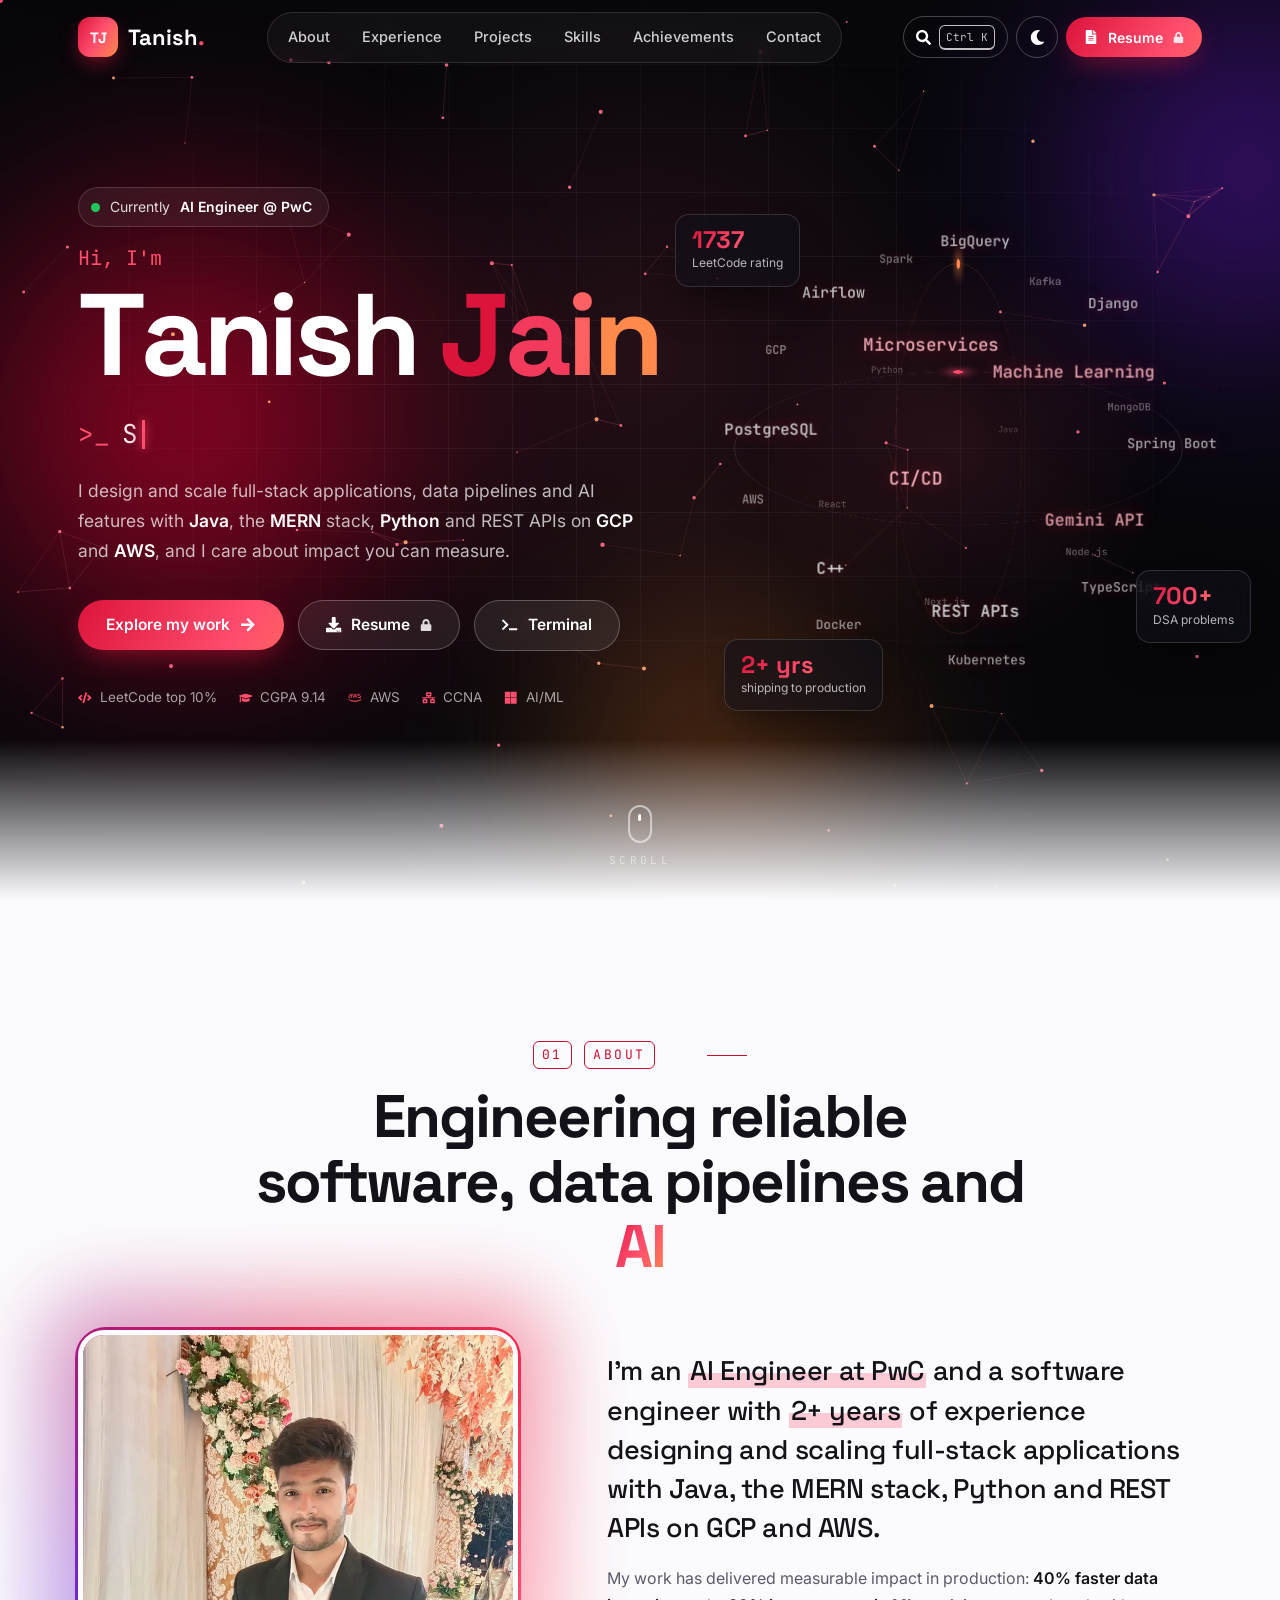
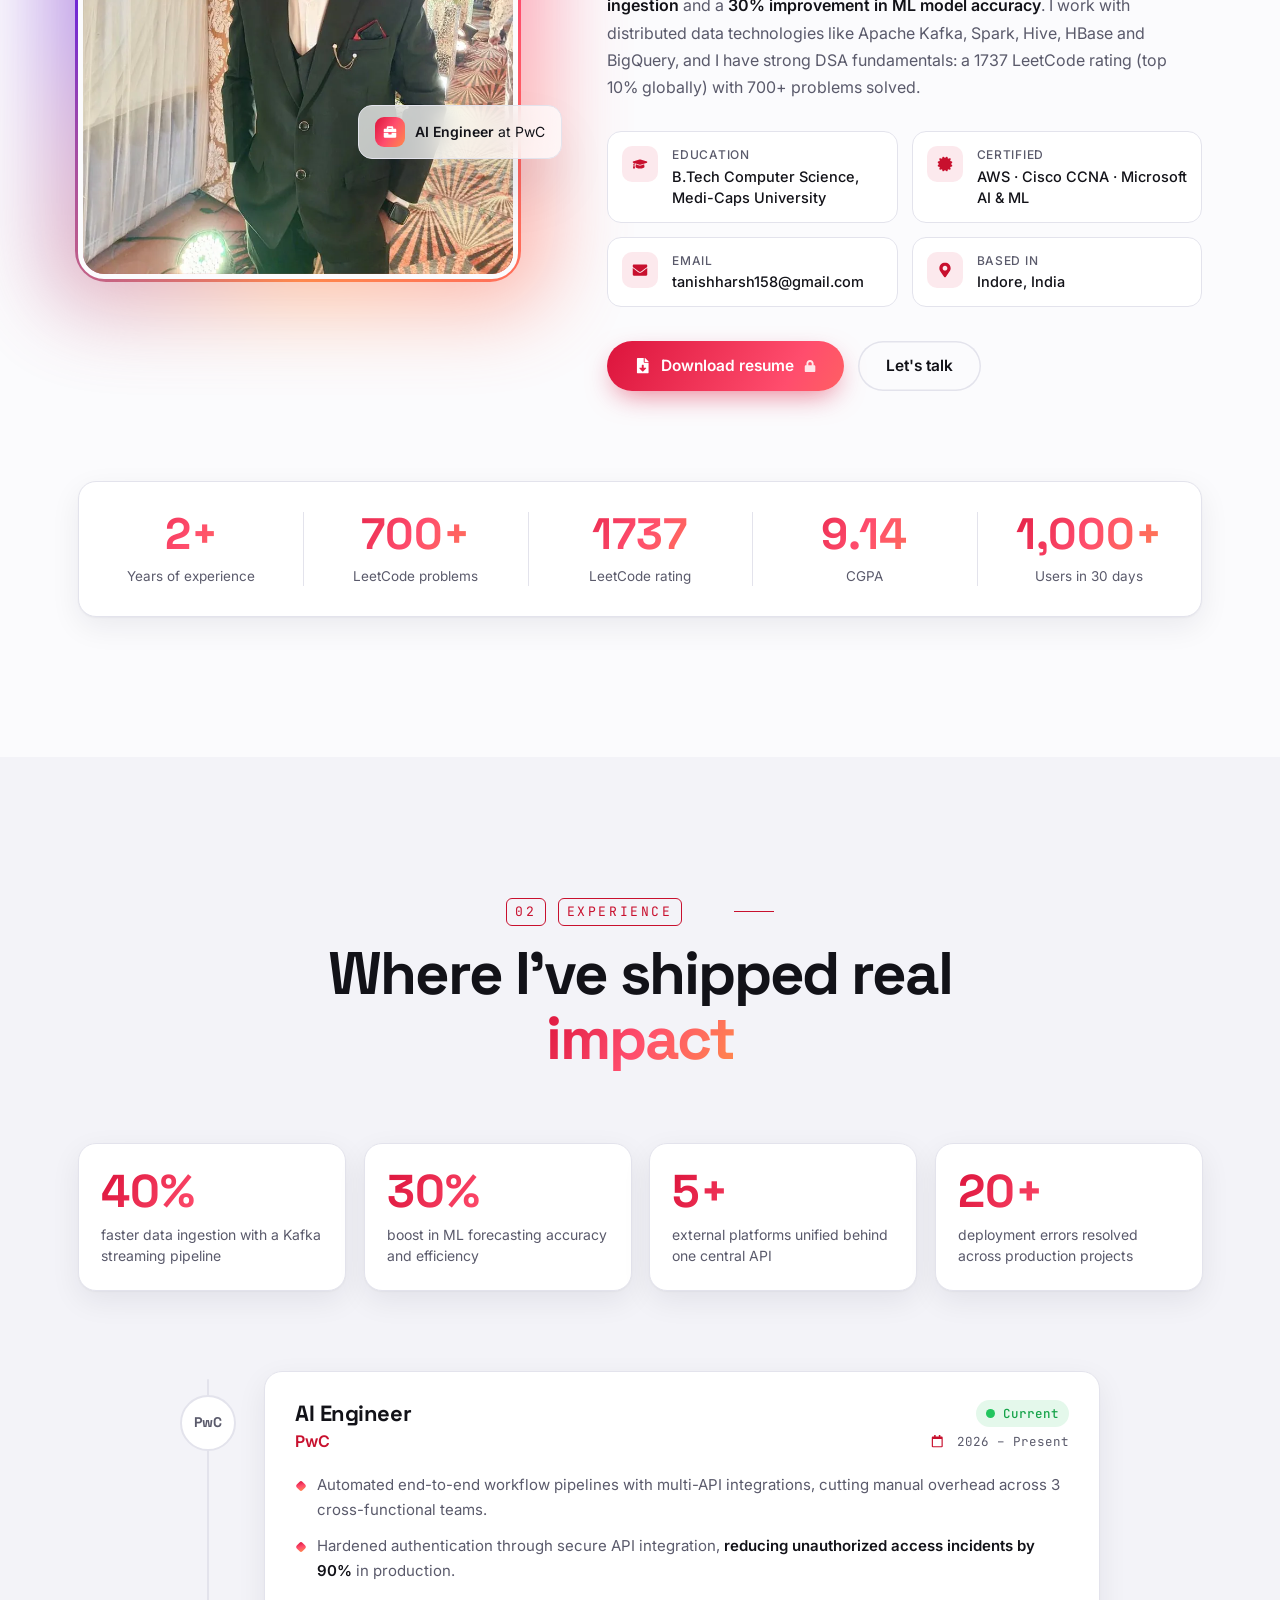
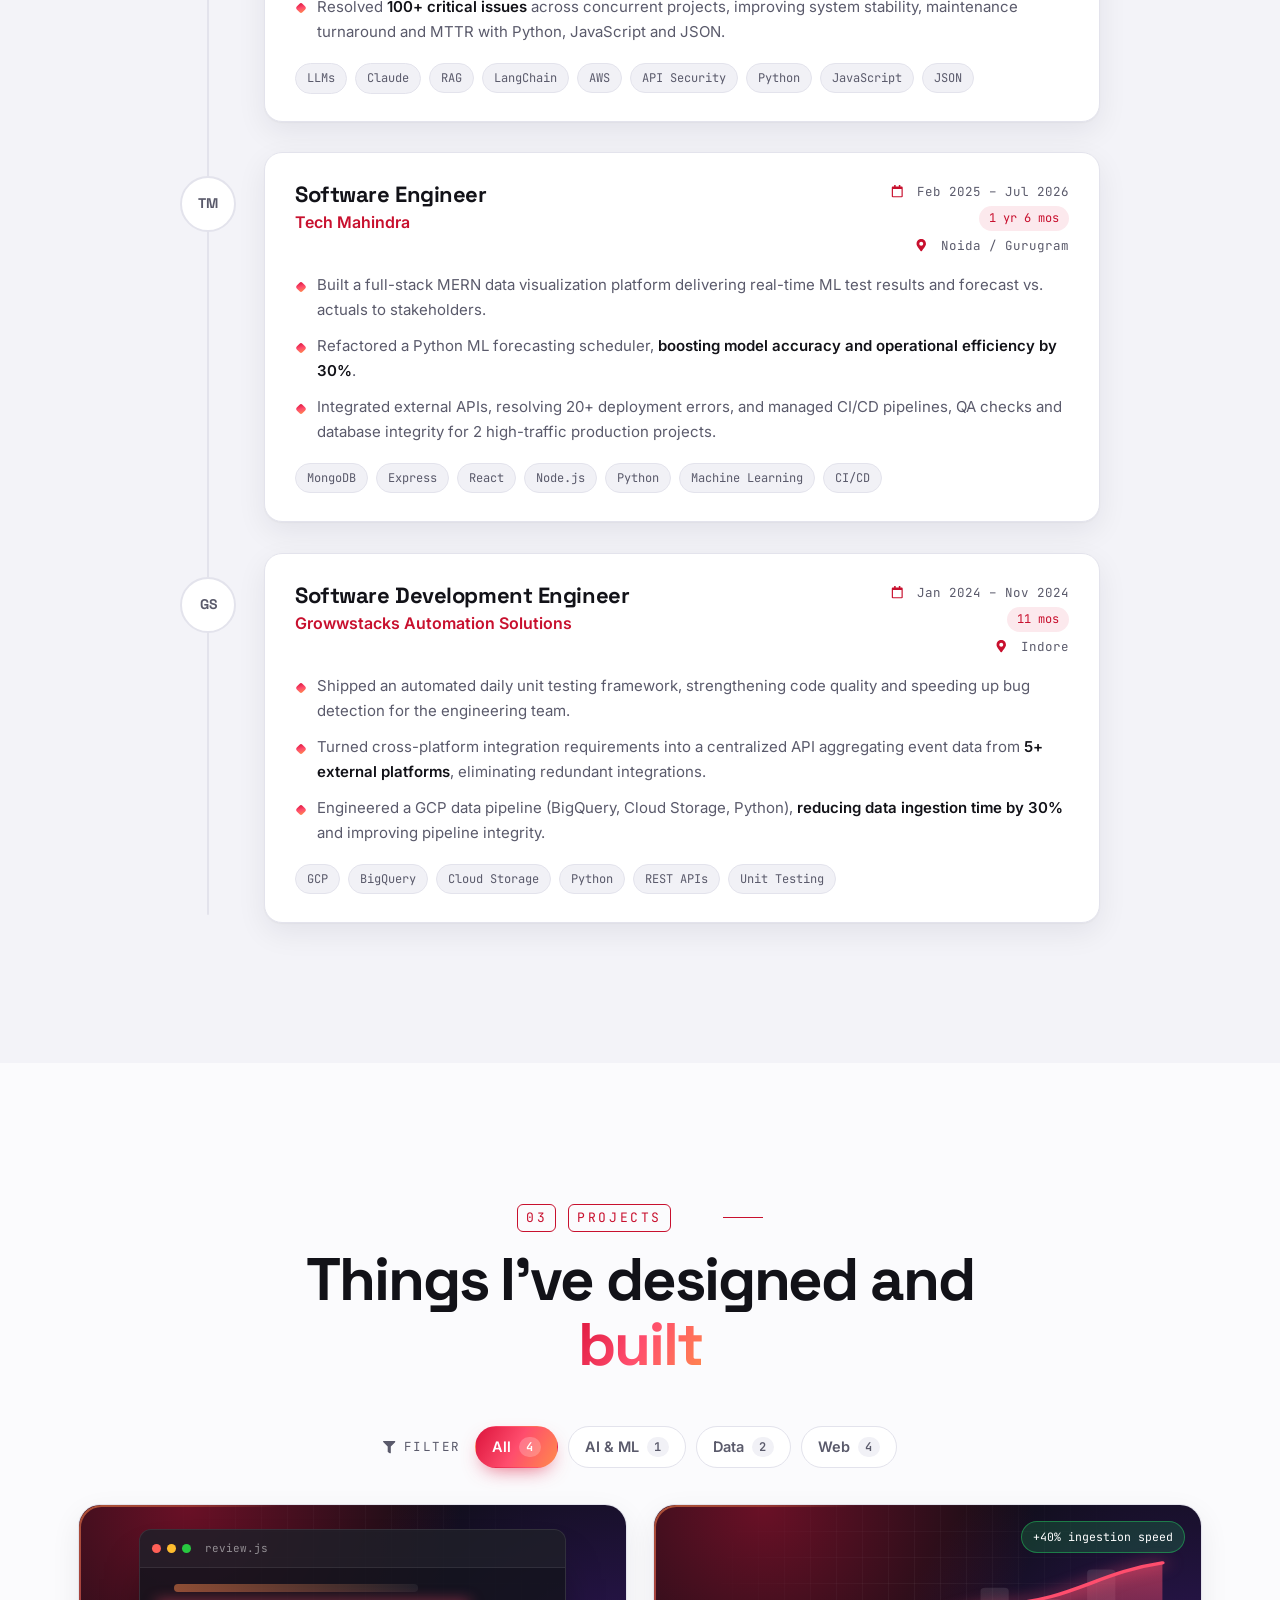
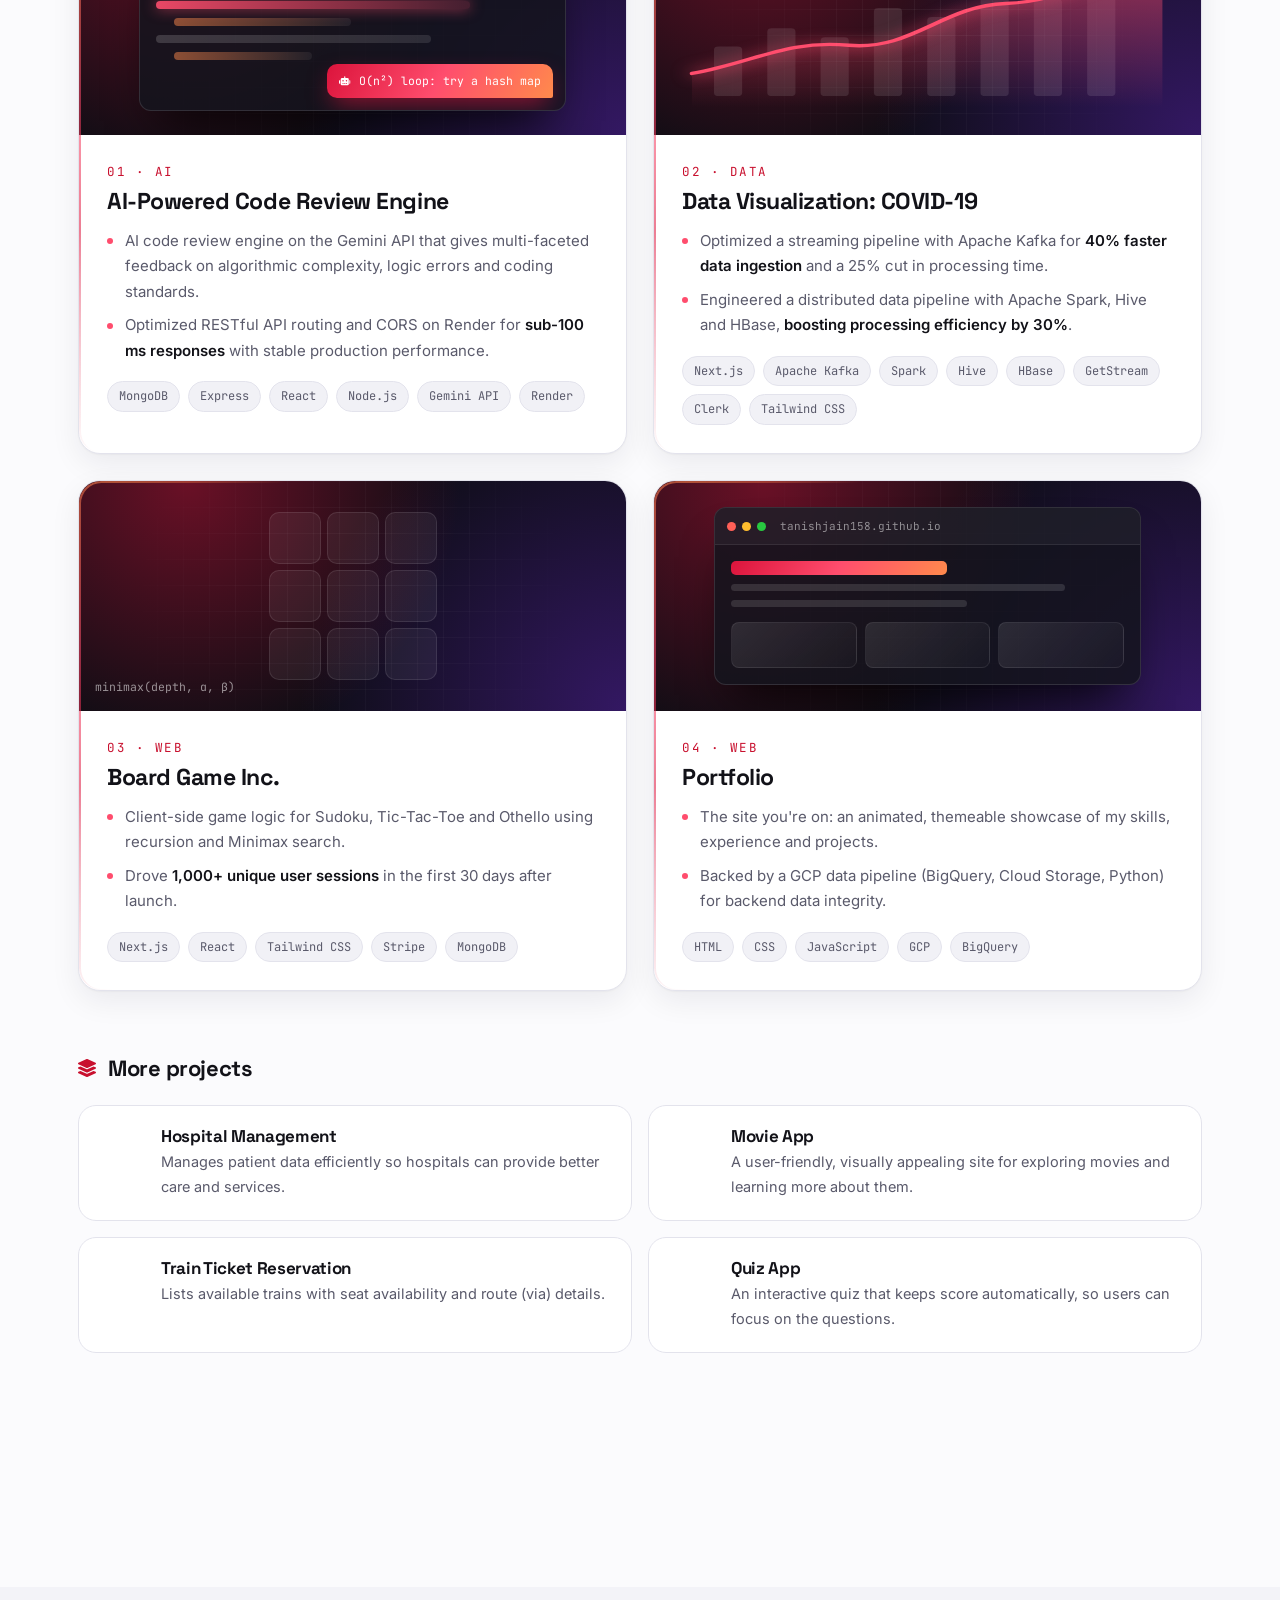
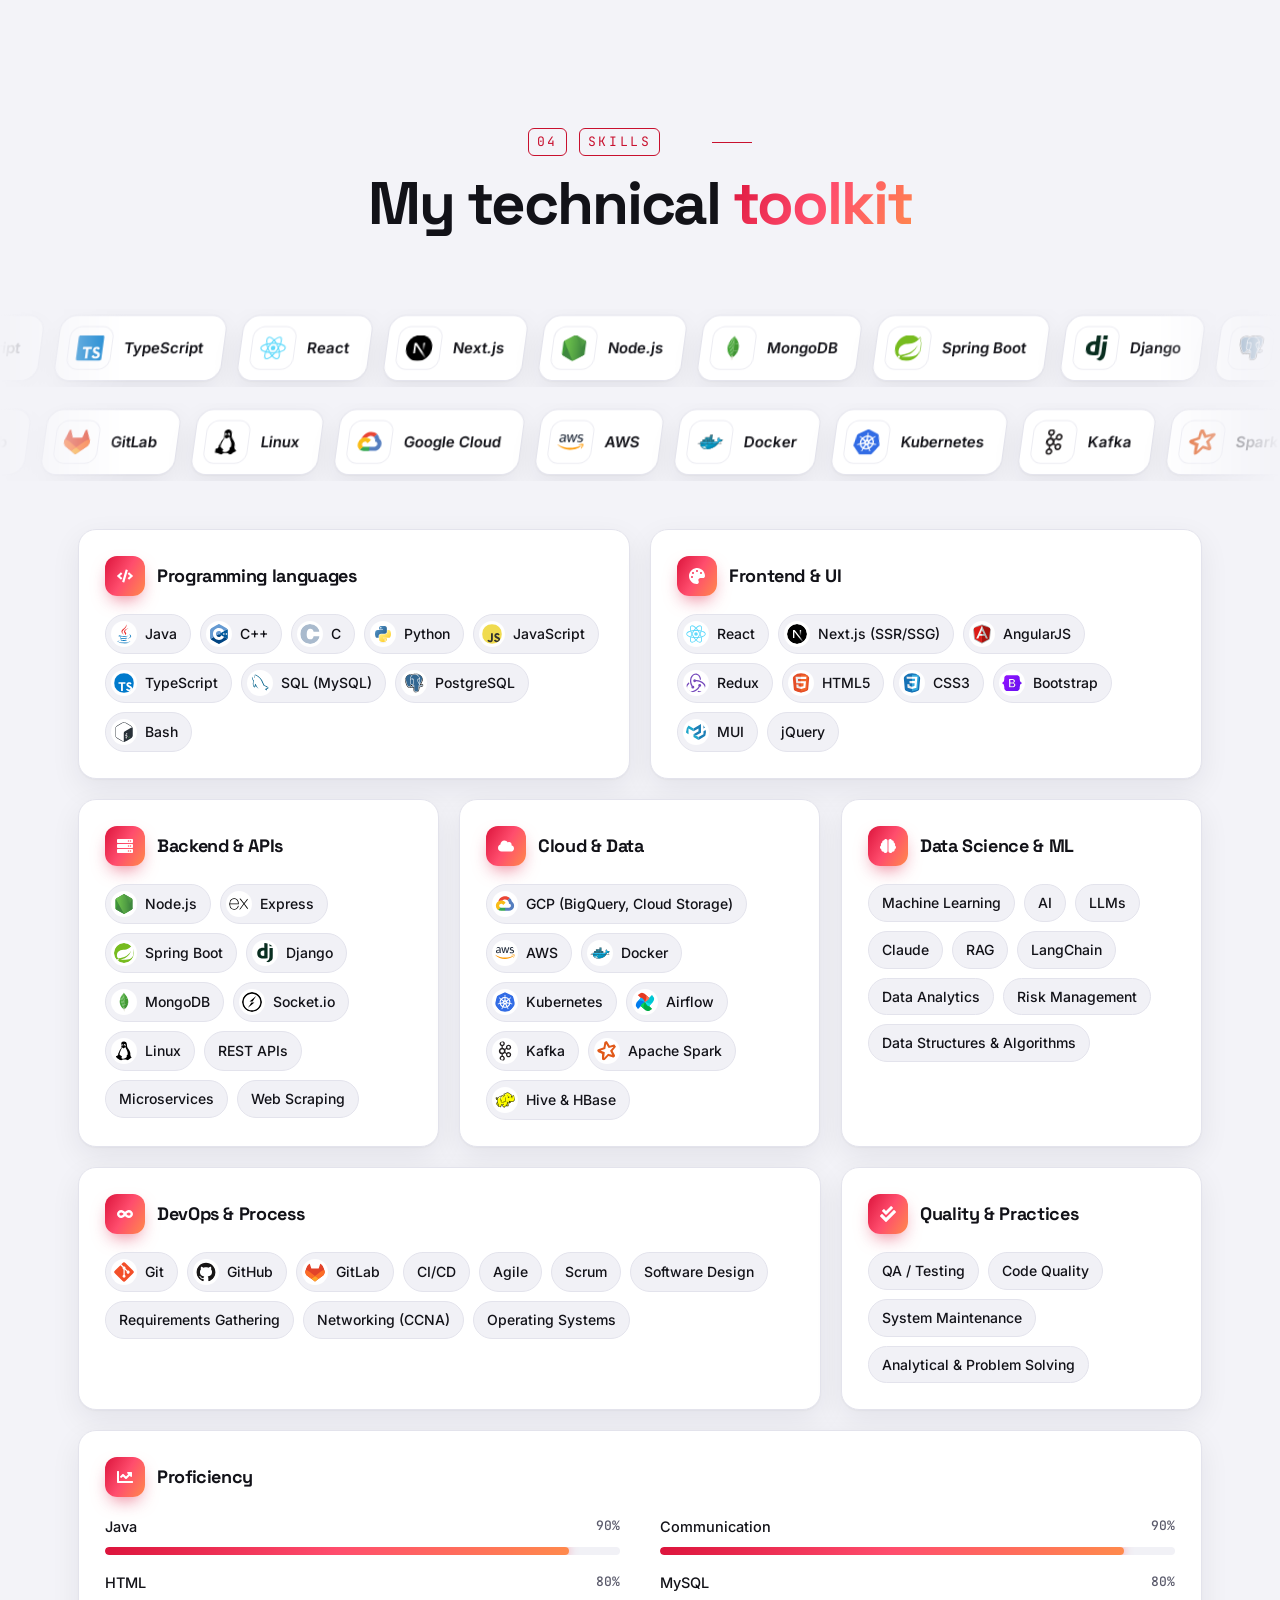
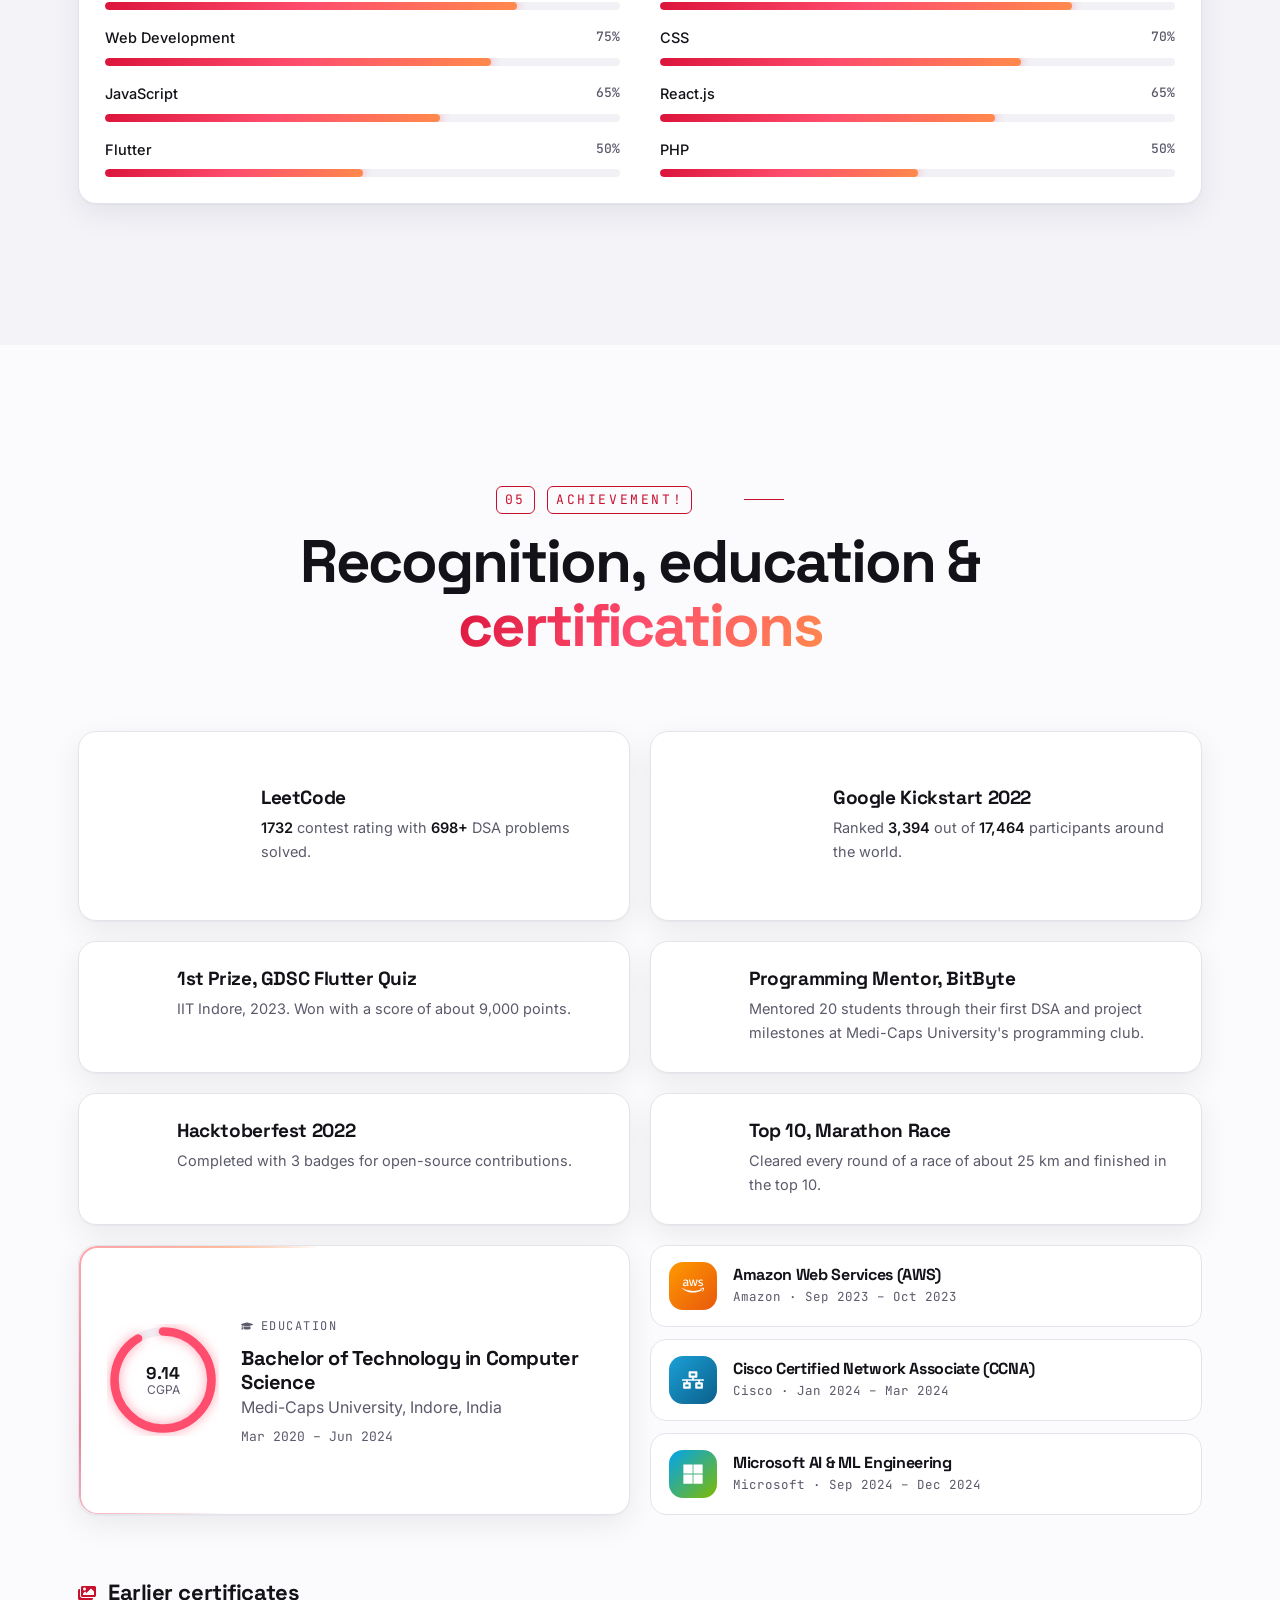
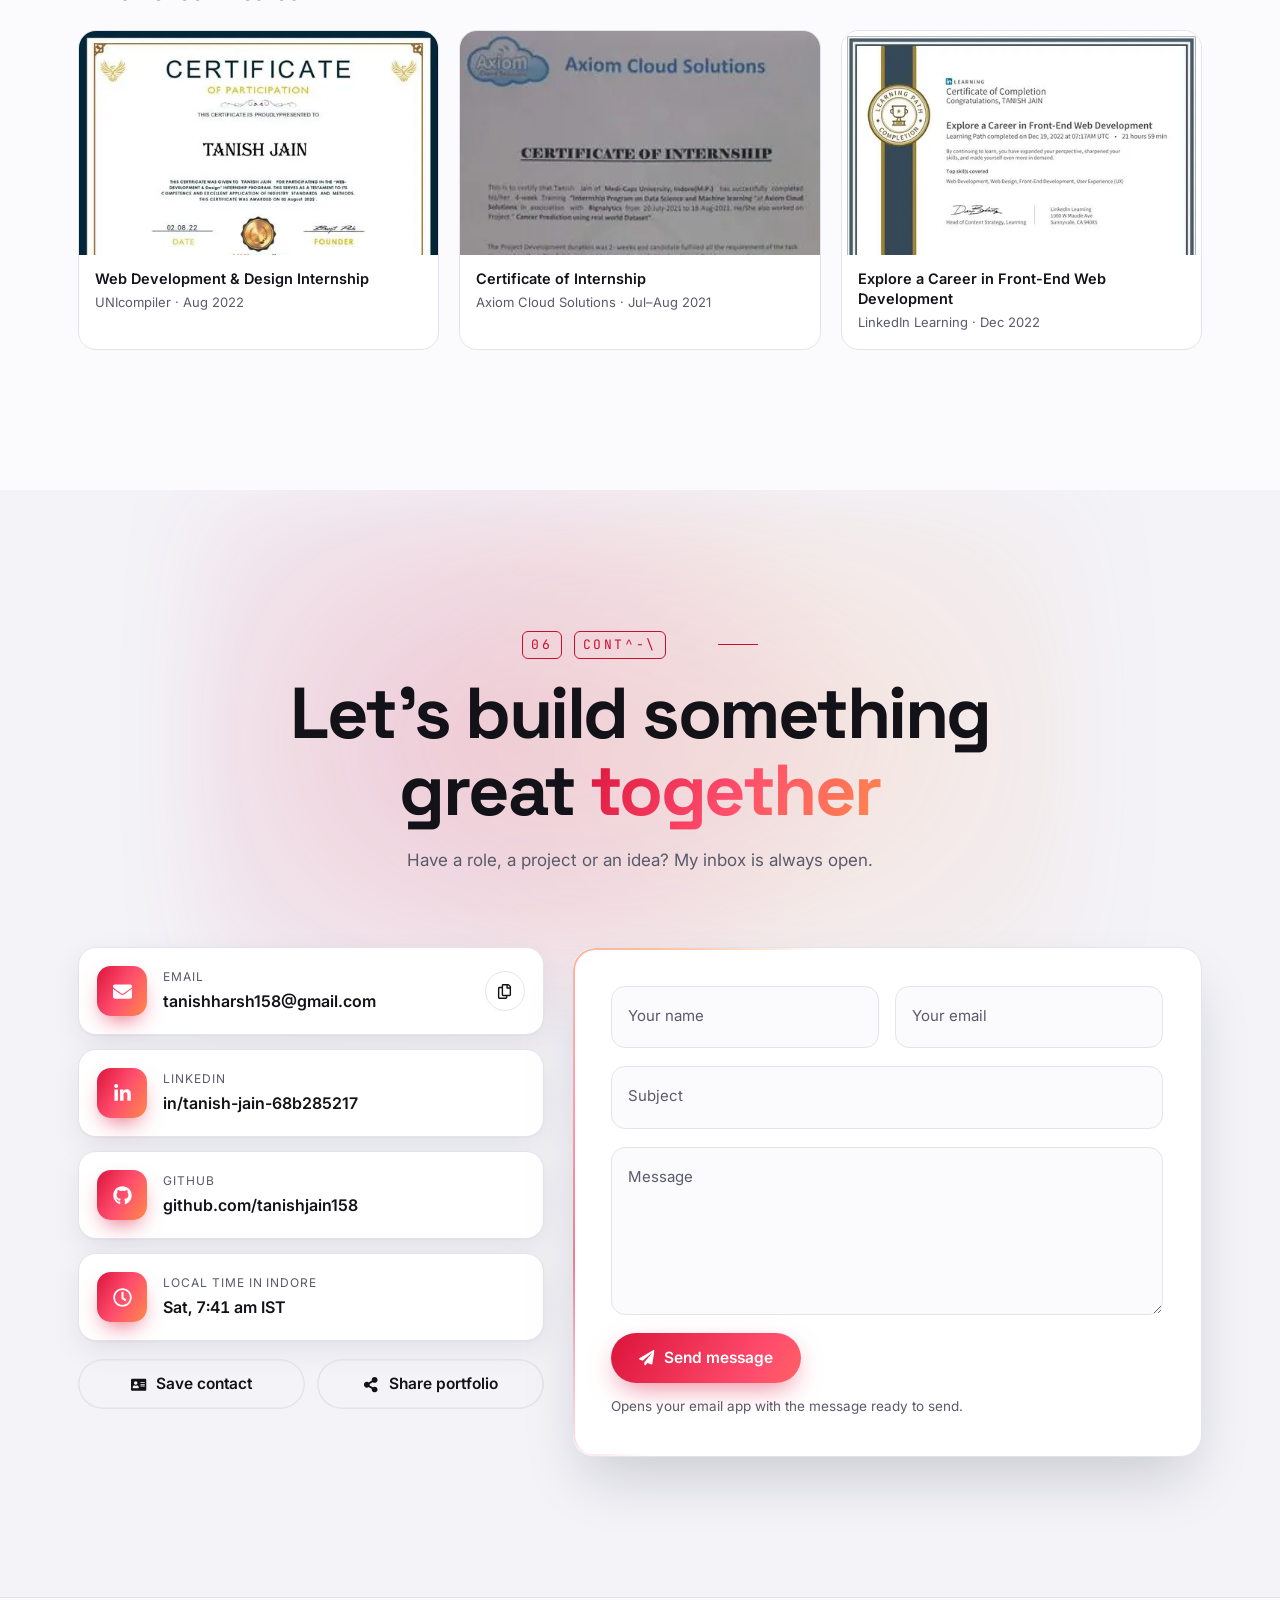
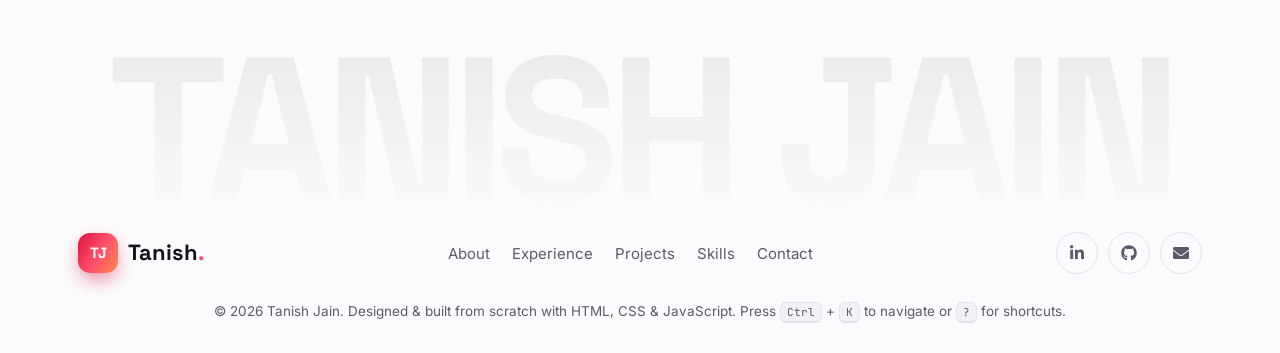
<file: index.html>
<!DOCTYPE html>
<html lang="en">
<head>
    <meta charset="UTF-8">
    <meta name="viewport" content="width=device-width, initial-scale=1.0, viewport-fit=cover">
    <title>Tanish Jain | AI Engineer at PwC &middot; Software Engineer</title>
    <meta name="description" content="Tanish Jain is an AI Engineer at PwC and a software engineer with 2+ years of experience building full-stack applications, data pipelines and AI features with Java, MERN, Python, GCP and AWS.">
    <meta name="author" content="Tanish Jain">
    <meta name="theme-color" content="#07070b" media="(prefers-color-scheme: dark)">
    <meta name="theme-color" content="#07070b" media="(prefers-color-scheme: light)">
    <meta name="color-scheme" content="light dark">

    <meta property="og:type" content="website">
    <meta property="og:url" content="https://tanishjain158.github.io/TanishPortfolio/">
    <meta property="og:title" content="Tanish Jain | AI Engineer at PwC">
    <meta property="og:description" content="Software engineer with 2+ years of experience in full-stack, data pipelines and AI. LeetCode top 10%, AWS, CCNA and Microsoft AI/ML certified.">
    <meta property="og:image" content="https://tanishjain158.github.io/TanishPortfolio/images/og-card.jpg">
    <meta property="og:image:width" content="1200">
    <meta property="og:image:height" content="630">
    <meta property="og:image:alt" content="Tanish Jain, AI Engineer at PwC and Software Engineer">
    <meta property="og:site_name" content="Tanish Jain">
    <meta name="twitter:card" content="summary_large_image">
    <meta name="twitter:title" content="Tanish Jain | AI Engineer at PwC">
    <meta name="twitter:description" content="Software engineer with 2+ years in full-stack, data pipelines and AI. LeetCode top 10%, AWS, CCNA and Microsoft AI/ML certified.">
    <meta name="twitter:image" content="https://tanishjain158.github.io/TanishPortfolio/images/og-card.jpg">
    <link rel="canonical" href="https://tanishjain158.github.io/TanishPortfolio/">
    <link rel="manifest" href="manifest.webmanifest">
    <link rel="apple-touch-icon" href="images/icons/apple-touch-icon.png">

    <link rel="icon" href="data:image/svg+xml,%3Csvg xmlns='http://www.w3.org/2000/svg' viewBox='0 0 64 64'%3E%3Crect width='64' height='64' rx='14' fill='%23dc143c'/%3E%3Ctext x='50%25' y='54%25' dominant-baseline='middle' text-anchor='middle' font-family='Arial,sans-serif' font-size='30' font-weight='700' fill='%23fff'%3ETJ%3C/text%3E%3C/svg%3E">

    <link rel="preconnect" href="https://fonts.googleapis.com">
    <link rel="preconnect" href="https://fonts.gstatic.com" crossorigin>
    <link rel="preload" as="style" href="https://fonts.googleapis.com/css2?family=Inter:wght@400;500;600;700&family=Space+Grotesk:wght@500;600;700&family=JetBrains+Mono:wght@400;500&display=swap" onload="this.onload=null;this.rel='stylesheet'">
    <noscript><link rel="stylesheet" href="https://fonts.googleapis.com/css2?family=Inter:wght@400;500;600;700&family=Space+Grotesk:wght@500;600;700&family=JetBrains+Mono:wght@400;500&display=swap"></noscript>
    <link rel="stylesheet" href="style.css?v=20261024">

    <script type="application/ld+json">
{
  "@context": "https://schema.org",
  "@type": "Person",
  "name": "Tanish Jain",
  "url": "https://tanishjain158.github.io/TanishPortfolio/",
  "image": "https://tanishjain158.github.io/TanishPortfolio/images/profile.jpg",
  "jobTitle": "AI Engineer",
  "worksFor": {
    "@type": "Organization",
    "name": "PwC"
  },
  "email": "mailto:tanishharsh158@gmail.com",
  "address": {
    "@type": "PostalAddress",
    "addressLocality": "Indore",
    "addressCountry": "IN"
  },
  "alumniOf": {
    "@type": "CollegeOrUniversity",
    "name": "Medi-Caps University"
  },
  "sameAs": [
    "https://www.linkedin.com/in/tanish-jain-68b285217",
    "https://github.com/tanishjain158"
  ],
  "knowsAbout": [
    "Java",
    "Python",
    "JavaScript",
    "TypeScript",
    "React",
    "Next.js",
    "Node.js",
    "MongoDB",
    "Spring Boot",
    "Django",
    "Google Cloud",
    "AWS",
    "Apache Kafka",
    "Apache Spark",
    "Machine Learning",
    "Data Engineering"
  ],
  "hasCredential": [
    {
      "@type": "EducationalOccupationalCredential",
      "name": "Amazon Web Services (AWS)"
    },
    {
      "@type": "EducationalOccupationalCredential",
      "name": "Cisco Certified Network Associate (CCNA)"
    },
    {
      "@type": "EducationalOccupationalCredential",
      "name": "Microsoft AI & ML Engineering"
    }
  ]
}
    </script>
    <script>
        // Before first paint: JS flag, saved theme, and whether to play the intro.
        (function () {
            var root = document.documentElement;
            root.classList.add('js');
            try {
                var t = localStorage.getItem('theme');
                if (t === 'light' || t === 'dark') root.setAttribute('data-theme', t);
            } catch (e) {}
            var reduce = window.matchMedia('(prefers-reduced-motion: reduce)').matches;
            var seen = false;
            try { seen = sessionStorage.getItem('introSeen') === '1'; sessionStorage.setItem('introSeen', '1'); } catch (e) {}
            root.classList.add(reduce || seen ? 'no-intro' : 'with-intro');
            // Safety net: if script.js fails to start (network or a stale cached copy),
            // drop the JS-only hidden states so every section is still visible.
            setTimeout(function () {
                if (!window.__portfolioReady) root.classList.remove('js', 'with-intro');
            }, 5000);
        })();
    </script>
    <script src="script.js?v=20261024" defer></script>
</head>
<body>
    <svg class="sprite" aria-hidden="true" focusable="false" width="0" height="0"><defs>
        <symbol id="i-aws" viewBox="0 0 640 512"><path d="M180.41 203.01c-.72 22.65 10.6 32.68 10.88 39.05a8.164 8.164 0 0 1-4.1 6.27l-12.8 8.96a10.66 10.66 0 0 1-5.63 1.92c-.43-.02-8.19 1.83-20.48-25.61a78.608 78.608 0 0 1-62.61 29.45c-16.28.89-60.4-9.24-58.13-56.21-1.59-38.28 34.06-62.06 70.93-60.05 7.1.02 21.6.37 46.99 6.27v-15.62c2.69-26.46-14.7-46.99-44.81-43.91-2.4.01-19.4-.5-45.84 10.11-7.36 3.38-8.3 2.82-10.75 2.82-7.41 0-4.36-21.48-2.94-24.2 5.21-6.4 35.86-18.35 65.94-18.18a76.857 76.857 0 0 1 55.69 17.28 70.285 70.285 0 0 1 17.67 52.36l-.01 69.29zM93.99 235.4c32.43-.47 46.16-19.97 49.29-30.47 2.46-10.05 2.05-16.41 2.05-27.4-9.67-2.32-23.59-4.85-39.56-4.87-15.15-1.14-42.82 5.63-41.74 32.26-1.24 16.79 11.12 31.4 29.96 30.48zm170.92 23.05c-7.86.72-11.52-4.86-12.68-10.37l-49.8-164.65c-.97-2.78-1.61-5.65-1.92-8.58a4.61 4.61 0 0 1 3.86-5.25c.24-.04-2.13 0 22.25 0 8.78-.88 11.64 6.03 12.55 10.37l35.72 140.83 33.16-140.83c.53-3.22 2.94-11.07 12.8-10.24h17.16c2.17-.18 11.11-.5 12.68 10.37l33.42 142.63L420.98 80.1c.48-2.18 2.72-11.37 12.68-10.37h19.72c.85-.13 6.15-.81 5.25 8.58-.43 1.85 3.41-10.66-52.75 169.9-1.15 5.51-4.82 11.09-12.68 10.37h-18.69c-10.94 1.15-12.51-9.66-12.68-10.75L328.67 110.7l-32.78 136.99c-.16 1.09-1.73 11.9-12.68 10.75h-18.3zm273.48 5.63c-5.88.01-33.92-.3-57.36-12.29a12.802 12.802 0 0 1-7.81-11.91v-10.75c0-8.45 6.2-6.9 8.83-5.89 10.04 4.06 16.48 7.14 28.81 9.6 36.65 7.53 52.77-2.3 56.72-4.48 13.15-7.81 14.19-25.68 5.25-34.95-10.48-8.79-15.48-9.12-53.13-21-4.64-1.29-43.7-13.61-43.79-52.36-.61-28.24 25.05-56.18 69.52-55.95 12.67-.01 46.43 4.13 55.57 15.62 1.35 2.09 2.02 4.55 1.92 7.04v10.11c0 4.44-1.62 6.66-4.87 6.66-7.71-.86-21.39-11.17-49.16-10.75-6.89-.36-39.89.91-38.41 24.97-.43 18.96 26.61 26.07 29.7 26.89 36.46 10.97 48.65 12.79 63.12 29.58 17.14 22.25 7.9 48.3 4.35 55.44-19.08 37.49-68.42 34.44-69.26 34.42zm40.2 104.86c-70.03 51.72-171.69 79.25-258.49 79.25A469.127 469.127 0 0 1 2.83 327.46c-6.53-5.89-.77-13.96 7.17-9.47a637.37 637.37 0 0 0 316.88 84.12 630.22 630.22 0 0 0 241.59-49.55c11.78-5 21.77 7.8 10.12 16.38zm29.19-33.29c-8.96-11.52-59.28-5.38-81.81-2.69-6.79.77-7.94-5.12-1.79-9.47 40.07-28.17 105.88-20.1 113.44-10.63 7.55 9.47-2.05 75.41-39.56 106.91-5.76 4.87-11.27 2.3-8.71-4.1 8.44-21.25 27.39-68.49 18.43-80.02z"/></symbol>
        <symbol id="i-github" viewBox="0 0 496 512"><path d="M165.9 397.4c0 2-2.3 3.6-5.2 3.6-3.3.3-5.6-1.3-5.6-3.6 0-2 2.3-3.6 5.2-3.6 3-.3 5.6 1.3 5.6 3.6zm-31.1-4.5c-.7 2 1.3 4.3 4.3 4.9 2.6 1 5.6 0 6.2-2s-1.3-4.3-4.3-5.2c-2.6-.7-5.5.3-6.2 2.3zm44.2-1.7c-2.9.7-4.9 2.6-4.6 4.9.3 2 2.9 3.3 5.9 2.6 2.9-.7 4.9-2.6 4.6-4.6-.3-1.9-3-3.2-5.9-2.9zM244.8 8C106.1 8 0 113.3 0 252c0 110.9 69.8 205.8 169.5 239.2 12.8 2.3 17.3-5.6 17.3-12.1 0-6.2-.3-40.4-.3-61.4 0 0-70 15-84.7-29.8 0 0-11.4-29.1-27.8-36.6 0 0-22.9-15.7 1.6-15.4 0 0 24.9 2 38.6 25.8 21.9 38.6 58.6 27.5 72.9 20.9 2.3-16 8.8-27.1 16-33.7-55.9-6.2-112.3-14.3-112.3-110.5 0-27.5 7.6-41.3 23.6-58.9-2.6-6.5-11.1-33.3 2.6-67.9 20.9-6.5 69 27 69 27 20-5.6 41.5-8.5 62.8-8.5s42.8 2.9 62.8 8.5c0 0 48.1-33.6 69-27 13.7 34.7 5.2 61.4 2.6 67.9 16 17.7 25.8 31.5 25.8 58.9 0 96.5-58.9 104.2-114.8 110.5 9.2 7.9 17 22.9 17 46.4 0 33.7-.3 75.4-.3 83.6 0 6.5 4.6 14.4 17.3 12.1C428.2 457.8 496 362.9 496 252 496 113.3 383.5 8 244.8 8zM97.2 352.9c-1.3 1-1 3.3.7 5.2 1.6 1.6 3.9 2.3 5.2 1 1.3-1 1-3.3-.7-5.2-1.6-1.6-3.9-2.3-5.2-1zm-10.8-8.1c-.7 1.3.3 2.9 2.3 3.9 1.6 1 3.6.7 4.3-.7.7-1.3-.3-2.9-2.3-3.9-2-.6-3.6-.3-4.3.7zm32.4 35.6c-1.6 1.3-1 4.3 1.3 6.2 2.3 2.3 5.2 2.6 6.5 1 1.3-1.3.7-4.3-1.3-6.2-2.2-2.3-5.2-2.6-6.5-1zm-11.4-14.7c-1.6 1-1.6 3.6 0 5.9 1.6 2.3 4.3 3.3 5.6 2.3 1.6-1.3 1.6-3.9 0-6.2-1.4-2.3-4-3.3-5.6-2z"/></symbol>
        <symbol id="i-linkedin-in" viewBox="0 0 448 512"><path d="M100.28 448H7.4V148.9h92.88zM53.79 108.1C24.09 108.1 0 83.5 0 53.8a53.79 53.79 0 0 1 107.58 0c0 29.7-24.1 54.3-53.79 54.3zM447.9 448h-92.68V302.4c0-34.7-.7-79.2-48.29-79.2-48.29 0-55.69 37.7-55.69 76.7V448h-92.78V148.9h89.08v40.8h1.3c12.4-23.5 42.69-48.3 87.88-48.3 94 0 111.28 61.9 111.28 142.3V448z"/></symbol>
        <symbol id="i-microsoft" viewBox="0 0 448 512"><path d="M0 32h214.6v214.6H0V32zm233.4 0H448v214.6H233.4V32zM0 265.4h214.6V480H0V265.4zm233.4 0H448V480H233.4V265.4z"/></symbol>
        <symbol id="i-calendar" viewBox="0 0 448 512"><path d="M400 64h-48V12c0-6.6-5.4-12-12-12h-40c-6.6 0-12 5.4-12 12v52H160V12c0-6.6-5.4-12-12-12h-40c-6.6 0-12 5.4-12 12v52H48C21.5 64 0 85.5 0 112v352c0 26.5 21.5 48 48 48h352c26.5 0 48-21.5 48-48V112c0-26.5-21.5-48-48-48zm-6 400H54c-3.3 0-6-2.7-6-6V160h352v298c0 3.3-2.7 6-6 6z"/></symbol>
        <symbol id="i-copy" viewBox="0 0 448 512"><path d="M433.941 65.941l-51.882-51.882A48 48 0 0 0 348.118 0H176c-26.51 0-48 21.49-48 48v48H48c-26.51 0-48 21.49-48 48v320c0 26.51 21.49 48 48 48h224c26.51 0 48-21.49 48-48v-48h80c26.51 0 48-21.49 48-48V99.882a48 48 0 0 0-14.059-33.941zM266 464H54a6 6 0 0 1-6-6V150a6 6 0 0 1 6-6h74v224c0 26.51 21.49 48 48 48h96v42a6 6 0 0 1-6 6zm128-96H182a6 6 0 0 1-6-6V54a6 6 0 0 1 6-6h106v88c0 13.255 10.745 24 24 24h88v202a6 6 0 0 1-6 6zm6-256h-64V48h9.632c1.591 0 3.117.632 4.243 1.757l48.368 48.368a6 6 0 0 1 1.757 4.243V112z"/></symbol>
        <symbol id="i-adjust" viewBox="0 0 512 512"><path d="M8 256c0 136.966 111.033 248 248 248s248-111.034 248-248S392.966 8 256 8 8 119.033 8 256zm248 184V72c101.705 0 184 82.311 184 184 0 101.705-82.311 184-184 184z"/></symbol>
        <symbol id="i-arrow-right" viewBox="0 0 448 512"><path d="M190.5 66.9l22.2-22.2c9.4-9.4 24.6-9.4 33.9 0L441 239c9.4 9.4 9.4 24.6 0 33.9L246.6 467.3c-9.4 9.4-24.6 9.4-33.9 0l-22.2-22.2c-9.5-9.5-9.3-25 .4-34.3L311.4 296H24c-13.3 0-24-10.7-24-24v-32c0-13.3 10.7-24 24-24h287.4L190.9 101.2c-9.8-9.3-10-24.8-.4-34.3z"/></symbol>
        <symbol id="i-arrow-up" viewBox="0 0 448 512"><path d="M34.9 289.5l-22.2-22.2c-9.4-9.4-9.4-24.6 0-33.9L207 39c9.4-9.4 24.6-9.4 33.9 0l194.3 194.3c9.4 9.4 9.4 24.6 0 33.9L413 289.4c-9.5 9.5-25 9.3-34.3-.4L264 168.6V456c0 13.3-10.7 24-24 24h-32c-13.3 0-24-10.7-24-24V168.6L69.2 289.1c-9.3 9.8-24.8 10-34.3.4z"/></symbol>
        <symbol id="i-brain" viewBox="0 0 576 512"><path d="M208 0c-29.9 0-54.7 20.5-61.8 48.2-.8 0-1.4-.2-2.2-.2-35.3 0-64 28.7-64 64 0 4.8.6 9.5 1.7 14C52.5 138 32 166.6 32 200c0 12.6 3.2 24.3 8.3 34.9C16.3 248.7 0 274.3 0 304c0 33.3 20.4 61.9 49.4 73.9-.9 4.6-1.4 9.3-1.4 14.1 0 39.8 32.2 72 72 72 4.1 0 8.1-.5 12-1.2 9.6 28.5 36.2 49.2 68 49.2 39.8 0 72-32.2 72-72V64c0-35.3-28.7-64-64-64zm368 304c0-29.7-16.3-55.3-40.3-69.1 5.2-10.6 8.3-22.3 8.3-34.9 0-33.4-20.5-62-49.7-74 1-4.5 1.7-9.2 1.7-14 0-35.3-28.7-64-64-64-.8 0-1.5.2-2.2.2C422.7 20.5 397.9 0 368 0c-35.3 0-64 28.6-64 64v376c0 39.8 32.2 72 72 72 31.8 0 58.4-20.7 68-49.2 3.9.7 7.9 1.2 12 1.2 39.8 0 72-32.2 72-72 0-4.8-.5-9.5-1.4-14.1 29-12 49.4-40.6 49.4-73.9z"/></symbol>
        <symbol id="i-briefcase" viewBox="0 0 512 512"><path d="M320 336c0 8.84-7.16 16-16 16h-96c-8.84 0-16-7.16-16-16v-48H0v144c0 25.6 22.4 48 48 48h416c25.6 0 48-22.4 48-48V288H320v48zm144-208h-80V80c0-25.6-22.4-48-48-48H176c-25.6 0-48 22.4-48 48v48H48c-25.6 0-48 22.4-48 48v80h512v-80c0-25.6-22.4-48-48-48zm-144 0H192V96h128v32z"/></symbol>
        <symbol id="i-certificate" viewBox="0 0 512 512"><path d="M458.622 255.92l45.985-45.005c13.708-12.977 7.316-36.039-10.664-40.339l-62.65-15.99 17.661-62.015c4.991-17.838-11.829-34.663-29.661-29.671l-61.994 17.667-15.984-62.671C337.085.197 313.765-6.276 300.99 7.228L256 53.57 211.011 7.229c-12.63-13.351-36.047-7.234-40.325 10.668l-15.984 62.671-61.995-17.667C74.87 57.907 58.056 74.738 63.046 92.572l17.661 62.015-62.65 15.99C.069 174.878-6.31 197.944 7.392 210.915l45.985 45.005-45.985 45.004c-13.708 12.977-7.316 36.039 10.664 40.339l62.65 15.99-17.661 62.015c-4.991 17.838 11.829 34.663 29.661 29.671l61.994-17.667 15.984 62.671c4.439 18.575 27.696 24.018 40.325 10.668L256 458.61l44.989 46.001c12.5 13.488 35.987 7.486 40.325-10.668l15.984-62.671 61.994 17.667c17.836 4.994 34.651-11.837 29.661-29.671l-17.661-62.015 62.65-15.99c17.987-4.302 24.366-27.367 10.664-40.339l-45.984-45.004z"/></symbol>
        <symbol id="i-chalkboard-teacher" viewBox="0 0 640 512"><path d="M208 352c-2.39 0-4.78.35-7.06 1.09C187.98 357.3 174.35 360 160 360c-14.35 0-27.98-2.7-40.95-6.91-2.28-.74-4.66-1.09-7.05-1.09C49.94 352-.33 402.48 0 464.62.14 490.88 21.73 512 48 512h224c26.27 0 47.86-21.12 48-47.38.33-62.14-49.94-112.62-112-112.62zm-48-32c53.02 0 96-42.98 96-96s-42.98-96-96-96-96 42.98-96 96 42.98 96 96 96zM592 0H208c-26.47 0-48 22.25-48 49.59V96c23.42 0 45.1 6.78 64 17.8V64h352v288h-64v-64H384v64h-76.24c19.1 16.69 33.12 38.73 39.69 64H592c26.47 0 48-22.25 48-49.59V49.59C640 22.25 618.47 0 592 0z"/></symbol>
        <symbol id="i-chart-line" viewBox="0 0 512 512"><path d="M496 384H64V80c0-8.84-7.16-16-16-16H16C7.16 64 0 71.16 0 80v336c0 17.67 14.33 32 32 32h464c8.84 0 16-7.16 16-16v-32c0-8.84-7.16-16-16-16zM464 96H345.94c-21.38 0-32.09 25.85-16.97 40.97l32.4 32.4L288 242.75l-73.37-73.37c-12.5-12.5-32.76-12.5-45.25 0l-68.69 68.69c-6.25 6.25-6.25 16.38 0 22.63l22.62 22.62c6.25 6.25 16.38 6.25 22.63 0L192 237.25l73.37 73.37c12.5 12.5 32.76 12.5 45.25 0l96-96 32.4 32.4c15.12 15.12 40.97 4.41 40.97-16.97V112c.01-8.84-7.15-16-15.99-16z"/></symbol>
        <symbol id="i-check-circle" viewBox="0 0 512 512"><path d="M504 256c0 136.967-111.033 248-248 248S8 392.967 8 256 119.033 8 256 8s248 111.033 248 248zM227.314 387.314l184-184c6.248-6.248 6.248-16.379 0-22.627l-22.627-22.627c-6.248-6.249-16.379-6.249-22.628 0L216 308.118l-70.059-70.059c-6.248-6.248-16.379-6.248-22.628 0l-22.627 22.627c-6.248 6.248-6.248 16.379 0 22.627l104 104c6.249 6.249 16.379 6.249 22.628.001z"/></symbol>
        <symbol id="i-check-double" viewBox="0 0 512 512"><path d="M505 174.8l-39.6-39.6c-9.4-9.4-24.6-9.4-33.9 0L192 374.7 80.6 263.2c-9.4-9.4-24.6-9.4-33.9 0L7 302.9c-9.4 9.4-9.4 24.6 0 34L175 505c9.4 9.4 24.6 9.4 33.9 0l296-296.2c9.4-9.5 9.4-24.7.1-34zm-324.3 106c6.2 6.3 16.4 6.3 22.6 0l208-208.2c6.2-6.3 6.2-16.4 0-22.6L366.1 4.7c-6.2-6.3-16.4-6.3-22.6 0L192 156.2l-55.4-55.5c-6.2-6.3-16.4-6.3-22.6 0L68.7 146c-6.2 6.3-6.2 16.4 0 22.6l112 112.2z"/></symbol>
        <symbol id="i-cloud" viewBox="0 0 640 512"><path d="M537.6 226.6c4.1-10.7 6.4-22.4 6.4-34.6 0-53-43-96-96-96-19.7 0-38.1 6-53.3 16.2C367 64.2 315.3 32 256 32c-88.4 0-160 71.6-160 160 0 2.7.1 5.4.2 8.1C40.2 219.8 0 273.2 0 336c0 79.5 64.5 144 144 144h368c70.7 0 128-57.3 128-128 0-61.9-44-113.6-102.4-125.4z"/></symbol>
        <symbol id="i-code" viewBox="0 0 640 512"><path d="M278.9 511.5l-61-17.7c-6.4-1.8-10-8.5-8.2-14.9L346.2 8.7c1.8-6.4 8.5-10 14.9-8.2l61 17.7c6.4 1.8 10 8.5 8.2 14.9L293.8 503.3c-1.9 6.4-8.5 10.1-14.9 8.2zm-114-112.2l43.5-46.4c4.6-4.9 4.3-12.7-.8-17.2L117 256l90.6-79.7c5.1-4.5 5.5-12.3.8-17.2l-43.5-46.4c-4.5-4.8-12.1-5.1-17-.5L3.8 247.2c-5.1 4.7-5.1 12.8 0 17.5l144.1 135.1c4.9 4.6 12.5 4.4 17-.5zm327.2.6l144.1-135.1c5.1-4.7 5.1-12.8 0-17.5L492.1 112.1c-4.8-4.5-12.4-4.3-17 .5L431.6 159c-4.6 4.9-4.3 12.7.8 17.2L523 256l-90.6 79.7c-5.1 4.5-5.5 12.3-.8 17.2l43.5 46.4c4.5 4.9 12.1 5.1 17 .6z"/></symbol>
        <symbol id="i-code-branch" viewBox="0 0 384 512"><path d="M384 144c0-44.2-35.8-80-80-80s-80 35.8-80 80c0 36.4 24.3 67.1 57.5 76.8-.6 16.1-4.2 28.5-11 36.9-15.4 19.2-49.3 22.4-85.2 25.7-28.2 2.6-57.4 5.4-81.3 16.9v-144c32.5-10.2 56-40.5 56-76.3 0-44.2-35.8-80-80-80S0 35.8 0 80c0 35.8 23.5 66.1 56 76.3v199.3C23.5 365.9 0 396.2 0 432c0 44.2 35.8 80 80 80s80-35.8 80-80c0-34-21.2-63.1-51.2-74.6 3.1-5.2 7.8-9.8 14.9-13.4 16.2-8.2 40.4-10.4 66.1-12.8 42.2-3.9 90-8.4 118.2-43.4 14-17.4 21.1-39.8 21.6-67.9 31.6-10.8 54.4-40.7 54.4-75.9zM80 64c8.8 0 16 7.2 16 16s-7.2 16-16 16-16-7.2-16-16 7.2-16 16-16zm0 384c-8.8 0-16-7.2-16-16s7.2-16 16-16 16 7.2 16 16-7.2 16-16 16zm224-320c8.8 0 16 7.2 16 16s-7.2 16-16 16-16-7.2-16-16 7.2-16 16-16z"/></symbol>
        <symbol id="i-download" viewBox="0 0 512 512"><path d="M216 0h80c13.3 0 24 10.7 24 24v168h87.7c17.8 0 26.7 21.5 14.1 34.1L269.7 378.3c-7.5 7.5-19.8 7.5-27.3 0L90.1 226.1c-12.6-12.6-3.7-34.1 14.1-34.1H192V24c0-13.3 10.7-24 24-24zm296 376v112c0 13.3-10.7 24-24 24H24c-13.3 0-24-10.7-24-24V376c0-13.3 10.7-24 24-24h146.7l49 49c20.1 20.1 52.5 20.1 72.6 0l49-49H488c13.3 0 24 10.7 24 24zm-124 88c0-11-9-20-20-20s-20 9-20 20 9 20 20 20 20-9 20-20zm64 0c0-11-9-20-20-20s-20 9-20 20 9 20 20 20 20-9 20-20z"/></symbol>
        <symbol id="i-envelope" viewBox="0 0 512 512"><path d="M502.3 190.8c3.9-3.1 9.7-.2 9.7 4.7V400c0 26.5-21.5 48-48 48H48c-26.5 0-48-21.5-48-48V195.6c0-5 5.7-7.8 9.7-4.7 22.4 17.4 52.1 39.5 154.1 113.6 21.1 15.4 56.7 47.8 92.2 47.6 35.7.3 72-32.8 92.3-47.6 102-74.1 131.6-96.3 154-113.7zM256 320c23.2.4 56.6-29.2 73.4-41.4 132.7-96.3 142.8-104.7 173.4-128.7 5.8-4.5 9.2-11.5 9.2-18.9v-19c0-26.5-21.5-48-48-48H48C21.5 64 0 85.5 0 112v19c0 7.4 3.4 14.3 9.2 18.9 30.6 23.9 40.7 32.4 173.4 128.7 16.8 12.2 50.2 41.8 73.4 41.4z"/></symbol>
        <symbol id="i-external-link-alt" viewBox="0 0 512 512"><path d="M432,320H400a16,16,0,0,0-16,16V448H64V128H208a16,16,0,0,0,16-16V80a16,16,0,0,0-16-16H48A48,48,0,0,0,0,112V464a48,48,0,0,0,48,48H400a48,48,0,0,0,48-48V336A16,16,0,0,0,432,320ZM488,0h-128c-21.37,0-32.05,25.91-17,41l35.73,35.73L135,320.37a24,24,0,0,0,0,34L157.67,377a24,24,0,0,0,34,0L435.28,133.32,471,169c15,15,41,4.5,41-17V24A24,24,0,0,0,488,0Z"/></symbol>
        <symbol id="i-file-alt" viewBox="0 0 384 512"><path d="M224 136V0H24C10.7 0 0 10.7 0 24v464c0 13.3 10.7 24 24 24h336c13.3 0 24-10.7 24-24V160H248c-13.2 0-24-10.8-24-24zm64 236c0 6.6-5.4 12-12 12H108c-6.6 0-12-5.4-12-12v-8c0-6.6 5.4-12 12-12h168c6.6 0 12 5.4 12 12v8zm0-64c0 6.6-5.4 12-12 12H108c-6.6 0-12-5.4-12-12v-8c0-6.6 5.4-12 12-12h168c6.6 0 12 5.4 12 12v8zm0-72v8c0 6.6-5.4 12-12 12H108c-6.6 0-12-5.4-12-12v-8c0-6.6 5.4-12 12-12h168c6.6 0 12 5.4 12 12zm96-114.1v6.1H256V0h6.1c6.4 0 12.5 2.5 17 7l97.9 98c4.5 4.5 7 10.6 7 16.9z"/></symbol>
        <symbol id="i-file-download" viewBox="0 0 384 512"><path d="M224 136V0H24C10.7 0 0 10.7 0 24v464c0 13.3 10.7 24 24 24h336c13.3 0 24-10.7 24-24V160H248c-13.2 0-24-10.8-24-24zm76.45 211.36l-96.42 95.7c-6.65 6.61-17.39 6.61-24.04 0l-96.42-95.7C73.42 337.29 80.54 320 94.82 320H160v-80c0-8.84 7.16-16 16-16h32c8.84 0 16 7.16 16 16v80h65.18c14.28 0 21.4 17.29 11.27 27.36zM377 105L279.1 7c-4.5-4.5-10.6-7-17-7H256v128h128v-6.1c0-6.3-2.5-12.4-7-16.9z"/></symbol>
        <symbol id="i-gamepad" viewBox="0 0 640 512"><path d="M480.07 96H160a160 160 0 1 0 114.24 272h91.52A160 160 0 1 0 480.07 96zM248 268a12 12 0 0 1-12 12h-52v52a12 12 0 0 1-12 12h-24a12 12 0 0 1-12-12v-52H84a12 12 0 0 1-12-12v-24a12 12 0 0 1 12-12h52v-52a12 12 0 0 1 12-12h24a12 12 0 0 1 12 12v52h52a12 12 0 0 1 12 12zm216 76a40 40 0 1 1 40-40 40 40 0 0 1-40 40zm64-96a40 40 0 1 1 40-40 40 40 0 0 1-40 40z"/></symbol>
        <symbol id="i-graduation-cap" viewBox="0 0 640 512"><path d="M622.34 153.2L343.4 67.5c-15.2-4.67-31.6-4.67-46.79 0L17.66 153.2c-23.54 7.23-23.54 38.36 0 45.59l48.63 14.94c-10.67 13.19-17.23 29.28-17.88 46.9C38.78 266.15 32 276.11 32 288c0 10.78 5.68 19.85 13.86 25.65L20.33 428.53C18.11 438.52 25.71 448 35.94 448h56.11c10.24 0 17.84-9.48 15.62-19.47L82.14 313.65C90.32 307.85 96 298.78 96 288c0-11.57-6.47-21.25-15.66-26.87.76-15.02 8.44-28.3 20.69-36.72L296.6 284.5c9.06 2.78 26.44 6.25 46.79 0l278.95-85.7c23.55-7.24 23.55-38.36 0-45.6zM352.79 315.09c-28.53 8.76-52.84 3.92-65.59 0l-145.02-44.55L128 384c0 35.35 85.96 64 192 64s192-28.65 192-64l-14.18-113.47-145.03 44.56z"/></symbol>
        <symbol id="i-home" viewBox="0 0 576 512"><path d="M280.37 148.26L96 300.11V464a16 16 0 0 0 16 16l112.06-.29a16 16 0 0 0 15.92-16V368a16 16 0 0 1 16-16h64a16 16 0 0 1 16 16v95.64a16 16 0 0 0 16 16.05L464 480a16 16 0 0 0 16-16V300L295.67 148.26a12.19 12.19 0 0 0-15.3 0zM571.6 251.47L488 182.56V44.05a12 12 0 0 0-12-12h-56a12 12 0 0 0-12 12v72.61L318.47 43a48 48 0 0 0-61 0L4.34 251.47a12 12 0 0 0-1.6 16.9l25.5 31A12 12 0 0 0 45.15 301l235.22-193.74a12.19 12.19 0 0 1 15.3 0L530.9 301a12 12 0 0 0 16.9-1.6l25.5-31a12 12 0 0 0-1.7-16.93z"/></symbol>
        <symbol id="i-images" viewBox="0 0 576 512"><path d="M480 416v16c0 26.51-21.49 48-48 48H48c-26.51 0-48-21.49-48-48V176c0-26.51 21.49-48 48-48h16v208c0 44.112 35.888 80 80 80h336zm96-80V80c0-26.51-21.49-48-48-48H144c-26.51 0-48 21.49-48 48v256c0 26.51 21.49 48 48 48h384c26.51 0 48-21.49 48-48zM256 128c0 26.51-21.49 48-48 48s-48-21.49-48-48 21.49-48 48-48 48 21.49 48 48zm-96 144l55.515-55.515c4.686-4.686 12.284-4.686 16.971 0L272 256l135.515-135.515c4.686-4.686 12.284-4.686 16.971 0L512 208v112H160v-48z"/></symbol>
        <symbol id="i-infinity" viewBox="0 0 640 512"><path d="M471.1 96C405 96 353.3 137.3 320 174.6 286.7 137.3 235 96 168.9 96 75.8 96 0 167.8 0 256s75.8 160 168.9 160c66.1 0 117.8-41.3 151.1-78.6 33.3 37.3 85 78.6 151.1 78.6 93.1 0 168.9-71.8 168.9-160S564.2 96 471.1 96zM168.9 320c-40.2 0-72.9-28.7-72.9-64s32.7-64 72.9-64c38.2 0 73.4 36.1 94 64-20.4 27.6-55.9 64-94 64zm302.2 0c-38.2 0-73.4-36.1-94-64 20.4-27.6 55.9-64 94-64 40.2 0 72.9 28.7 72.9 64s-32.7 64-72.9 64z"/></symbol>
        <symbol id="i-layer-group" viewBox="0 0 512 512"><path d="M12.41 148.02l232.94 105.67c6.8 3.09 14.49 3.09 21.29 0l232.94-105.67c16.55-7.51 16.55-32.52 0-40.03L266.65 2.31a25.607 25.607 0 0 0-21.29 0L12.41 107.98c-16.55 7.51-16.55 32.53 0 40.04zm487.18 88.28l-58.09-26.33-161.64 73.27c-7.56 3.43-15.59 5.17-23.86 5.17s-16.29-1.74-23.86-5.17L70.51 209.97l-58.1 26.33c-16.55 7.5-16.55 32.5 0 40l232.94 105.59c6.8 3.08 14.49 3.08 21.29 0L499.59 276.3c16.55-7.5 16.55-32.5 0-40zm0 127.8l-57.87-26.23-161.86 73.37c-7.56 3.43-15.59 5.17-23.86 5.17s-16.29-1.74-23.86-5.17L70.29 337.87 12.41 364.1c-16.55 7.5-16.55 32.5 0 40l232.94 105.59c6.8 3.08 14.49 3.08 21.29 0L499.59 404.1c16.55-7.5 16.55-32.5 0-40z"/></symbol>
        <symbol id="i-map-marker-alt" viewBox="0 0 384 512"><path d="M172.268 501.67C26.97 291.031 0 269.413 0 192 0 85.961 85.961 0 192 0s192 85.961 192 192c0 77.413-26.97 99.031-172.268 309.67-9.535 13.774-29.93 13.773-39.464 0zM192 272c44.183 0 80-35.817 80-80s-35.817-80-80-80-80 35.817-80 80 35.817 80 80 80z"/></symbol>
        <symbol id="i-moon" viewBox="0 0 512 512"><path d="M283.211 512c78.962 0 151.079-35.925 198.857-94.792 7.068-8.708-.639-21.43-11.562-19.35-124.203 23.654-238.262-71.576-238.262-196.954 0-72.222 38.662-138.635 101.498-174.394 9.686-5.512 7.25-20.197-3.756-22.23A258.156 258.156 0 0 0 283.211 0c-141.309 0-256 114.511-256 256 0 141.309 114.511 256 256 256z"/></symbol>
        <symbol id="i-network-wired" viewBox="0 0 640 512"><path d="M640 264v-16c0-8.84-7.16-16-16-16H344v-40h72c17.67 0 32-14.33 32-32V32c0-17.67-14.33-32-32-32H224c-17.67 0-32 14.33-32 32v128c0 17.67 14.33 32 32 32h72v40H16c-8.84 0-16 7.16-16 16v16c0 8.84 7.16 16 16 16h104v40H64c-17.67 0-32 14.33-32 32v128c0 17.67 14.33 32 32 32h160c17.67 0 32-14.33 32-32V352c0-17.67-14.33-32-32-32h-56v-40h304v40h-56c-17.67 0-32 14.33-32 32v128c0 17.67 14.33 32 32 32h160c17.67 0 32-14.33 32-32V352c0-17.67-14.33-32-32-32h-56v-40h104c8.84 0 16-7.16 16-16zM256 128V64h128v64H256zm-64 320H96v-64h96v64zm352 0h-96v-64h96v64z"/></symbol>
        <symbol id="i-palette" viewBox="0 0 512 512"><path d="M204.3 5C104.9 24.4 24.8 104.3 5.2 203.4c-37 187 131.7 326.4 258.8 306.7 41.2-6.4 61.4-54.6 42.5-91.7-23.1-45.4 9.9-98.4 60.9-98.4h79.7c35.8 0 64.8-29.6 64.9-65.3C511.5 97.1 368.1-26.9 204.3 5zM96 320c-17.7 0-32-14.3-32-32s14.3-32 32-32 32 14.3 32 32-14.3 32-32 32zm32-128c-17.7 0-32-14.3-32-32s14.3-32 32-32 32 14.3 32 32-14.3 32-32 32zm128-64c-17.7 0-32-14.3-32-32s14.3-32 32-32 32 14.3 32 32-14.3 32-32 32zm128 64c-17.7 0-32-14.3-32-32s14.3-32 32-32 32 14.3 32 32-14.3 32-32 32z"/></symbol>
        <symbol id="i-paper-plane" viewBox="0 0 512 512"><path d="M476 3.2L12.5 270.6c-18.1 10.4-15.8 35.6 2.2 43.2L121 358.4l287.3-253.2c5.5-4.9 13.3 2.6 8.6 8.3L176 407v80.5c0 23.6 28.5 32.9 42.5 15.8L282 426l124.6 52.2c14.2 6 30.4-2.9 33-18.2l72-432C515 7.8 493.3-6.8 476 3.2z"/></symbol>
        <symbol id="i-robot" viewBox="0 0 640 512"><path d="M32,224H64V416H32A31.96166,31.96166,0,0,1,0,384V256A31.96166,31.96166,0,0,1,32,224Zm512-48V448a64.06328,64.06328,0,0,1-64,64H160a64.06328,64.06328,0,0,1-64-64V176a79.974,79.974,0,0,1,80-80H288V32a32,32,0,0,1,64,0V96H464A79.974,79.974,0,0,1,544,176ZM264,256a40,40,0,1,0-40,40A39.997,39.997,0,0,0,264,256Zm-8,128H192v32h64Zm96,0H288v32h64ZM456,256a40,40,0,1,0-40,40A39.997,39.997,0,0,0,456,256Zm-8,128H384v32h64ZM640,256V384a31.96166,31.96166,0,0,1-32,32H576V224h32A31.96166,31.96166,0,0,1,640,256Z"/></symbol>
        <symbol id="i-rocket" viewBox="0 0 512 512"><path d="M505.12019,19.09375c-1.18945-5.53125-6.65819-11-12.207-12.1875C460.716,0,435.507,0,410.40747,0,307.17523,0,245.26909,55.20312,199.05238,128H94.83772c-16.34763.01562-35.55658,11.875-42.88664,26.48438L2.51562,253.29688A28.4,28.4,0,0,0,0,264a24.00867,24.00867,0,0,0,24.00582,24H127.81618l-22.47457,22.46875c-11.36521,11.36133-12.99607,32.25781,0,45.25L156.24582,406.625c11.15623,11.1875,32.15619,13.15625,45.27726,0l22.47457-22.46875V488a24.00867,24.00867,0,0,0,24.00581,24,28.55934,28.55934,0,0,0,10.707-2.51562l98.72834-49.39063c14.62888-7.29687,26.50776-26.5,26.50776-42.85937V312.79688c72.59753-46.3125,128.03493-108.40626,128.03493-211.09376C512.07526,76.5,512.07526,51.29688,505.12019,19.09375ZM384.04033,168A40,40,0,1,1,424.05,128,40.02322,40.02322,0,0,1,384.04033,168Z"/></symbol>
        <symbol id="i-search" viewBox="0 0 512 512"><path d="M505 442.7L405.3 343c-4.5-4.5-10.6-7-17-7H372c27.6-35.3 44-79.7 44-128C416 93.1 322.9 0 208 0S0 93.1 0 208s93.1 208 208 208c48.3 0 92.7-16.4 128-44v16.3c0 6.4 2.5 12.5 7 17l99.7 99.7c9.4 9.4 24.6 9.4 33.9 0l28.3-28.3c9.4-9.4 9.4-24.6.1-34zM208 336c-70.7 0-128-57.2-128-128 0-70.7 57.2-128 128-128 70.7 0 128 57.2 128 128 0 70.7-57.2 128-128 128z"/></symbol>
        <symbol id="i-search-plus" viewBox="0 0 512 512"><path d="M304 192v32c0 6.6-5.4 12-12 12h-56v56c0 6.6-5.4 12-12 12h-32c-6.6 0-12-5.4-12-12v-56h-56c-6.6 0-12-5.4-12-12v-32c0-6.6 5.4-12 12-12h56v-56c0-6.6 5.4-12 12-12h32c6.6 0 12 5.4 12 12v56h56c6.6 0 12 5.4 12 12zm201 284.7L476.7 505c-9.4 9.4-24.6 9.4-33.9 0L343 405.3c-4.5-4.5-7-10.6-7-17V372c-35.3 27.6-79.7 44-128 44C93.1 416 0 322.9 0 208S93.1 0 208 0s208 93.1 208 208c0 48.3-16.4 92.7-44 128h16.3c6.4 0 12.5 2.5 17 7l99.7 99.7c9.3 9.4 9.3 24.6 0 34zM344 208c0-75.2-60.8-136-136-136S72 132.8 72 208s60.8 136 136 136 136-60.8 136-136z"/></symbol>
        <symbol id="i-server" viewBox="0 0 512 512"><path d="M480 160H32c-17.673 0-32-14.327-32-32V64c0-17.673 14.327-32 32-32h448c17.673 0 32 14.327 32 32v64c0 17.673-14.327 32-32 32zm-48-88c-13.255 0-24 10.745-24 24s10.745 24 24 24 24-10.745 24-24-10.745-24-24-24zm-64 0c-13.255 0-24 10.745-24 24s10.745 24 24 24 24-10.745 24-24-10.745-24-24-24zm112 248H32c-17.673 0-32-14.327-32-32v-64c0-17.673 14.327-32 32-32h448c17.673 0 32 14.327 32 32v64c0 17.673-14.327 32-32 32zm-48-88c-13.255 0-24 10.745-24 24s10.745 24 24 24 24-10.745 24-24-10.745-24-24-24zm-64 0c-13.255 0-24 10.745-24 24s10.745 24 24 24 24-10.745 24-24-10.745-24-24-24zm112 248H32c-17.673 0-32-14.327-32-32v-64c0-17.673 14.327-32 32-32h448c17.673 0 32 14.327 32 32v64c0 17.673-14.327 32-32 32zm-48-88c-13.255 0-24 10.745-24 24s10.745 24 24 24 24-10.745 24-24-10.745-24-24-24zm-64 0c-13.255 0-24 10.745-24 24s10.745 24 24 24 24-10.745 24-24-10.745-24-24-24z"/></symbol>
        <symbol id="i-sun" viewBox="0 0 512 512"><path d="M256 160c-52.9 0-96 43.1-96 96s43.1 96 96 96 96-43.1 96-96-43.1-96-96-96zm246.4 80.5l-94.7-47.3 33.5-100.4c4.5-13.6-8.4-26.5-21.9-21.9l-100.4 33.5-47.4-94.8c-6.4-12.8-24.6-12.8-31 0l-47.3 94.7L92.7 70.8c-13.6-4.5-26.5 8.4-21.9 21.9l33.5 100.4-94.7 47.4c-12.8 6.4-12.8 24.6 0 31l94.7 47.3-33.5 100.5c-4.5 13.6 8.4 26.5 21.9 21.9l100.4-33.5 47.3 94.7c6.4 12.8 24.6 12.8 31 0l47.3-94.7 100.4 33.5c13.6 4.5 26.5-8.4 21.9-21.9l-33.5-100.4 94.7-47.3c13-6.5 13-24.7.2-31.1zm-155.9 106c-49.9 49.9-131.1 49.9-181 0-49.9-49.9-49.9-131.1 0-181 49.9-49.9 131.1-49.9 181 0 49.9 49.9 49.9 131.1 0 181z"/></symbol>
        <symbol id="i-times" viewBox="0 0 352 512"><path d="M242.72 256l100.07-100.07c12.28-12.28 12.28-32.19 0-44.48l-22.24-22.24c-12.28-12.28-32.19-12.28-44.48 0L176 189.28 75.93 89.21c-12.28-12.28-32.19-12.28-44.48 0L9.21 111.45c-12.28 12.28-12.28 32.19 0 44.48L109.28 256 9.21 356.07c-12.28 12.28-12.28 32.19 0 44.48l22.24 22.24c12.28 12.28 32.2 12.28 44.48 0L176 322.72l100.07 100.07c12.28 12.28 32.2 12.28 44.48 0l22.24-22.24c12.28-12.28 12.28-32.19 0-44.48L242.72 256z"/></symbol>
        <symbol id="i-trophy" viewBox="0 0 576 512"><path d="M552 64H448V24c0-13.3-10.7-24-24-24H152c-13.3 0-24 10.7-24 24v40H24C10.7 64 0 74.7 0 88v56c0 35.7 22.5 72.4 61.9 100.7 31.5 22.7 69.8 37.1 110 41.7C203.3 338.5 240 360 240 360v72h-48c-35.3 0-64 20.7-64 56v12c0 6.6 5.4 12 12 12h296c6.6 0 12-5.4 12-12v-12c0-35.3-28.7-56-64-56h-48v-72s36.7-21.5 68.1-73.6c40.3-4.6 78.6-19 110-41.7 39.3-28.3 61.9-65 61.9-100.7V88c0-13.3-10.7-24-24-24zM99.3 192.8C74.9 175.2 64 155.6 64 144v-16h64.2c1 32.6 5.8 61.2 12.8 86.2-15.1-5.2-29.2-12.4-41.7-21.4zM512 144c0 16.1-17.7 36.1-35.3 48.8-12.5 9-26.7 16.2-41.8 21.4 7-25 11.8-53.6 12.8-86.2H512v16z"/></symbol>
        <symbol id="i-user" viewBox="0 0 448 512"><path d="M224 256c70.7 0 128-57.3 128-128S294.7 0 224 0 96 57.3 96 128s57.3 128 128 128zm89.6 32h-16.7c-22.2 10.2-46.9 16-72.9 16s-50.6-5.8-72.9-16h-16.7C60.2 288 0 348.2 0 422.4V464c0 26.5 21.5 48 48 48h352c26.5 0 48-21.5 48-48v-41.6c0-74.2-60.2-134.4-134.4-134.4z"/></symbol>
        <symbol id="i-star" viewBox="0 0 576 512"><path d="M259.3 17.8L194 150.2 47.9 171.5c-26.2 3.8-36.7 36.1-17.7 54.6l105.7 103-25 145.5c-4.5 26.3 23.2 46 46.4 33.7L288 439.6l130.7 68.7c23.2 12.2 50.9-7.4 46.4-33.7l-25-145.5 105.7-103c19-18.5 8.5-50.8-17.7-54.6L382 150.2 316.7 17.8c-11.7-23.6-45.6-23.9-57.4 0z"/></symbol>
        <symbol id="i-book" viewBox="0 0 448 512"><path d="M448 360V24c0-13.3-10.7-24-24-24H96C43 0 0 43 0 96v320c0 53 43 96 96 96h328c13.3 0 24-10.7 24-24v-16c0-7.5-3.5-14.3-8.9-18.7-4.2-15.4-4.2-59.3 0-74.7 5.4-4.3 8.9-11.1 8.9-18.6zM128 134c0-3.3 2.7-6 6-6h212c3.3 0 6 2.7 6 6v20c0 3.3-2.7 6-6 6H134c-3.3 0-6-2.7-6-6v-20zm0 64c0-3.3 2.7-6 6-6h212c3.3 0 6 2.7 6 6v20c0 3.3-2.7 6-6 6H134c-3.3 0-6-2.7-6-6v-20zm253.4 250H96c-17.7 0-32-14.3-32-32 0-17.6 14.4-32 32-32h285.4c-1.9 17.1-1.9 46.9 0 64z"/></symbol>
        <symbol id="i-clock" viewBox="0 0 512 512"><path d="M256 8C119 8 8 119 8 256s111 248 248 248 248-111 248-248S393 8 256 8zm0 448c-110.5 0-200-89.5-200-200S145.5 56 256 56s200 89.5 200 200-89.5 200-200 200zm61.8-104.4l-84.9-61.7c-3.1-2.3-4.9-5.9-4.9-9.7V116c0-6.6 5.4-12 12-12h32c6.6 0 12 5.4 12 12v141.7l66.8 48.6c5.4 3.9 6.5 11.4 2.6 16.8L334.6 349c-3.9 5.3-11.4 6.5-16.8 2.6z"/></symbol>
        <symbol id="i-terminal" viewBox="0 0 640 512"><path d="M257.981 272.971L63.638 467.314c-9.373 9.373-24.569 9.373-33.941 0L7.029 444.647c-9.357-9.357-9.375-24.522-.04-33.901L161.011 256 6.99 101.255c-9.335-9.379-9.317-24.544.04-33.901l22.667-22.667c9.373-9.373 24.569-9.373 33.941 0L257.981 239.03c9.373 9.372 9.373 24.568 0 33.941zM640 456v-32c0-13.255-10.745-24-24-24H312c-13.255 0-24 10.745-24 24v32c0 13.255 10.745 24 24 24h304c13.255 0 24-10.745 24-24z"/></symbol>
        <symbol id="i-keyboard" viewBox="0 0 576 512"><path d="M528 448H48c-26.51 0-48-21.49-48-48V112c0-26.51 21.49-48 48-48h480c26.51 0 48 21.49 48 48v288c0 26.51-21.49 48-48 48zM128 180v-40c0-6.627-5.373-12-12-12H76c-6.627 0-12 5.373-12 12v40c0 6.627 5.373 12 12 12h40c6.627 0 12-5.373 12-12zm96 0v-40c0-6.627-5.373-12-12-12h-40c-6.627 0-12 5.373-12 12v40c0 6.627 5.373 12 12 12h40c6.627 0 12-5.373 12-12zm96 0v-40c0-6.627-5.373-12-12-12h-40c-6.627 0-12 5.373-12 12v40c0 6.627 5.373 12 12 12h40c6.627 0 12-5.373 12-12zm96 0v-40c0-6.627-5.373-12-12-12h-40c-6.627 0-12 5.373-12 12v40c0 6.627 5.373 12 12 12h40c6.627 0 12-5.373 12-12zm96 0v-40c0-6.627-5.373-12-12-12h-40c-6.627 0-12 5.373-12 12v40c0 6.627 5.373 12 12 12h40c6.627 0 12-5.373 12-12zm-336 96v-40c0-6.627-5.373-12-12-12h-40c-6.627 0-12 5.373-12 12v40c0 6.627 5.373 12 12 12h40c6.627 0 12-5.373 12-12zm96 0v-40c0-6.627-5.373-12-12-12h-40c-6.627 0-12 5.373-12 12v40c0 6.627 5.373 12 12 12h40c6.627 0 12-5.373 12-12zm96 0v-40c0-6.627-5.373-12-12-12h-40c-6.627 0-12 5.373-12 12v40c0 6.627 5.373 12 12 12h40c6.627 0 12-5.373 12-12zm96 0v-40c0-6.627-5.373-12-12-12h-40c-6.627 0-12 5.373-12 12v40c0 6.627 5.373 12 12 12h40c6.627 0 12-5.373 12-12zm-336 96v-40c0-6.627-5.373-12-12-12H76c-6.627 0-12 5.373-12 12v40c0 6.627 5.373 12 12 12h40c6.627 0 12-5.373 12-12zm288 0v-40c0-6.627-5.373-12-12-12H172c-6.627 0-12 5.373-12 12v40c0 6.627 5.373 12 12 12h232c6.627 0 12-5.373 12-12zm96 0v-40c0-6.627-5.373-12-12-12h-40c-6.627 0-12 5.373-12 12v40c0 6.627 5.373 12 12 12h40c6.627 0 12-5.373 12-12z"/></symbol>
        <symbol id="i-filter" viewBox="0 0 512 512"><path d="M487.976 0H24.028C2.71 0-8.047 25.866 7.058 40.971L192 225.941V432c0 7.831 3.821 15.17 10.237 19.662l80 55.98C298.02 518.69 320 507.493 320 487.98V225.941l184.947-184.97C520.021 25.896 509.338 0 487.976 0z"/></symbol>
        <symbol id="i-hospital" viewBox="0 0 448 512"><path d="M448 492v20H0v-20c0-6.627 5.373-12 12-12h20V120c0-13.255 10.745-24 24-24h88V24c0-13.255 10.745-24 24-24h112c13.255 0 24 10.745 24 24v72h88c13.255 0 24 10.745 24 24v360h20c6.627 0 12 5.373 12 12zM308 192h-40c-6.627 0-12 5.373-12 12v40c0 6.627 5.373 12 12 12h40c6.627 0 12-5.373 12-12v-40c0-6.627-5.373-12-12-12zm-168 64h40c6.627 0 12-5.373 12-12v-40c0-6.627-5.373-12-12-12h-40c-6.627 0-12 5.373-12 12v40c0 6.627 5.373 12 12 12zm104 128h-40c-6.627 0-12 5.373-12 12v84h64v-84c0-6.627-5.373-12-12-12zm64-96h-40c-6.627 0-12 5.373-12 12v40c0 6.627 5.373 12 12 12h40c6.627 0 12-5.373 12-12v-40c0-6.627-5.373-12-12-12zm-116 12c0-6.627-5.373-12-12-12h-40c-6.627 0-12 5.373-12 12v40c0 6.627 5.373 12 12 12h40c6.627 0 12-5.373 12-12v-40zM182 96h26v26a6 6 0 0 0 6 6h20a6 6 0 0 0 6-6V96h26a6 6 0 0 0 6-6V70a6 6 0 0 0-6-6h-26V38a6 6 0 0 0-6-6h-20a6 6 0 0 0-6 6v26h-26a6 6 0 0 0-6 6v20a6 6 0 0 0 6 6z"/></symbol>
        <symbol id="i-film" viewBox="0 0 512 512"><path d="M488 64h-8v20c0 6.6-5.4 12-12 12h-40c-6.6 0-12-5.4-12-12V64H96v20c0 6.6-5.4 12-12 12H44c-6.6 0-12-5.4-12-12V64h-8C10.7 64 0 74.7 0 88v336c0 13.3 10.7 24 24 24h8v-20c0-6.6 5.4-12 12-12h40c6.6 0 12 5.4 12 12v20h320v-20c0-6.6 5.4-12 12-12h40c6.6 0 12 5.4 12 12v20h8c13.3 0 24-10.7 24-24V88c0-13.3-10.7-24-24-24zM96 372c0 6.6-5.4 12-12 12H44c-6.6 0-12-5.4-12-12v-40c0-6.6 5.4-12 12-12h40c6.6 0 12 5.4 12 12v40zm0-96c0 6.6-5.4 12-12 12H44c-6.6 0-12-5.4-12-12v-40c0-6.6 5.4-12 12-12h40c6.6 0 12 5.4 12 12v40zm0-96c0 6.6-5.4 12-12 12H44c-6.6 0-12-5.4-12-12v-40c0-6.6 5.4-12 12-12h40c6.6 0 12 5.4 12 12v40zm272 208c0 6.6-5.4 12-12 12H156c-6.6 0-12-5.4-12-12v-96c0-6.6 5.4-12 12-12h200c6.6 0 12 5.4 12 12v96zm0-168c0 6.6-5.4 12-12 12H156c-6.6 0-12-5.4-12-12v-96c0-6.6 5.4-12 12-12h200c6.6 0 12 5.4 12 12v96zm112 152c0 6.6-5.4 12-12 12h-40c-6.6 0-12-5.4-12-12v-40c0-6.6 5.4-12 12-12h40c6.6 0 12 5.4 12 12v40zm0-96c0 6.6-5.4 12-12 12h-40c-6.6 0-12-5.4-12-12v-40c0-6.6 5.4-12 12-12h40c6.6 0 12 5.4 12 12v40zm0-96c0 6.6-5.4 12-12 12h-40c-6.6 0-12-5.4-12-12v-40c0-6.6 5.4-12 12-12h40c6.6 0 12 5.4 12 12v40z"/></symbol>
        <symbol id="i-train" viewBox="0 0 448 512"><path d="M448 96v256c0 51.815-61.624 96-130.022 96l62.98 49.721C386.905 502.417 383.562 512 376 512H72c-7.578 0-10.892-9.594-4.957-14.279L130.022 448C61.82 448 0 403.954 0 352V96C0 42.981 64 0 128 0h192c65 0 128 42.981 128 96zm-48 136V120c0-13.255-10.745-24-24-24H72c-13.255 0-24 10.745-24 24v112c0 13.255 10.745 24 24 24h304c13.255 0 24-10.745 24-24zm-176 64c-30.928 0-56 25.072-56 56s25.072 56 56 56 56-25.072 56-56-25.072-56-56-56z"/></symbol>
        <symbol id="i-question" viewBox="0 0 384 512"><path d="M202.021 0C122.202 0 70.503 32.703 29.914 91.026c-7.363 10.58-5.093 25.086 5.178 32.874l43.138 32.709c10.373 7.865 25.132 6.026 33.253-4.148 25.049-31.381 43.63-49.449 82.757-49.449 30.764 0 68.816 19.799 68.816 49.631 0 22.552-18.617 34.134-48.993 51.164-35.423 19.86-82.299 44.576-82.299 106.405V320c0 13.255 10.745 24 24 24h72.471c13.255 0 24-10.745 24-24v-5.773c0-42.86 125.268-44.645 125.268-160.627C377.504 66.256 286.902 0 202.021 0zM192 373.459c-38.196 0-69.271 31.075-69.271 69.271 0 38.195 31.075 69.27 69.271 69.27s69.271-31.075 69.271-69.271-31.075-69.27-69.271-69.27z"/></symbol>
        <symbol id="i-running" viewBox="0 0 416 512"><path d="M272 96c26.51 0 48-21.49 48-48S298.51 0 272 0s-48 21.49-48 48 21.49 48 48 48zM113.69 317.47l-14.8 34.52H32c-17.67 0-32 14.33-32 32s14.33 32 32 32h77.45c19.25 0 36.58-11.44 44.11-29.09l8.79-20.52-10.67-6.3c-17.32-10.23-30.06-25.37-37.99-42.61zM384 223.99h-44.03l-26.06-53.25c-12.5-25.55-35.45-44.23-61.78-50.94l-71.08-21.14c-28.3-6.8-57.77-.55-80.84 17.14l-39.67 30.41c-14.03 10.75-16.69 30.83-5.92 44.86s30.84 16.66 44.86 5.92l39.69-30.41c7.67-5.89 17.44-8 25.27-6.14l14.7 4.37-37.46 87.39c-12.62 29.48-1.31 64.01 26.3 80.31l84.98 50.17-27.47 87.73c-5.28 16.86 4.11 34.81 20.97 40.09 3.19 1 6.41 1.48 9.58 1.48 13.61 0 26.23-8.77 30.52-22.45l31.64-101.06c5.91-20.77-2.89-43.08-21.64-54.39l-61.24-36.14 31.31-78.28 20.27 41.43c8 16.34 24.92 26.89 43.11 26.89H384c17.67 0 32-14.33 32-32s-14.33-31.99-32-31.99z"/></symbol>
        <symbol id="i-lock" viewBox="0 0 448 512"><path d="M400 224h-24v-72C376 68.2 307.8 0 224 0S72 68.2 72 152v72H48c-26.5 0-48 21.5-48 48v192c0 26.5 21.5 48 48 48h352c26.5 0 48-21.5 48-48V272c0-26.5-21.5-48-48-48zm-104 0H152v-72c0-39.7 32.3-72 72-72s72 32.3 72 72v72z"/></symbol>
        <symbol id="i-address-card" viewBox="0 0 576 512"><path d="M528 32H48C21.5 32 0 53.5 0 80v352c0 26.5 21.5 48 48 48h480c26.5 0 48-21.5 48-48V80c0-26.5-21.5-48-48-48zm-352 96c35.3 0 64 28.7 64 64s-28.7 64-64 64-64-28.7-64-64 28.7-64 64-64zm112 236.8c0 10.6-10 19.2-22.4 19.2H86.4C74 384 64 375.4 64 364.8v-19.2c0-31.8 30.1-57.6 67.2-57.6h5c12.3 5.1 25.7 8 39.8 8s27.6-2.9 39.8-8h5c37.1 0 67.2 25.8 67.2 57.6v19.2zM512 312c0 4.4-3.6 8-8 8H360c-4.4 0-8-3.6-8-8v-16c0-4.4 3.6-8 8-8h144c4.4 0 8 3.6 8 8v16zm0-64c0 4.4-3.6 8-8 8H360c-4.4 0-8-3.6-8-8v-16c0-4.4 3.6-8 8-8h144c4.4 0 8 3.6 8 8v16zm0-64c0 4.4-3.6 8-8 8H360c-4.4 0-8-3.6-8-8v-16c0-4.4 3.6-8 8-8h144c4.4 0 8 3.6 8 8v16z"/></symbol>
        <symbol id="i-share-alt" viewBox="0 0 448 512"><path d="M352 320c-22.608 0-43.387 7.819-59.79 20.895l-102.486-64.054a96.551 96.551 0 0 0 0-41.683l102.486-64.054C308.613 184.181 329.392 192 352 192c53.019 0 96-42.981 96-96S405.019 0 352 0s-96 42.981-96 96c0 7.158.79 14.13 2.276 20.841L155.79 180.895C139.387 167.819 118.608 160 96 160c-53.019 0-96 42.981-96 96s42.981 96 96 96c22.608 0 43.387-7.819 59.79-20.895l102.486 64.054A96.301 96.301 0 0 0 256 416c0 53.019 42.981 96 96 96s96-42.981 96-96-42.981-96-96-96z"/></symbol>
        <symbol id="i-link" viewBox="0 0 512 512"><path d="M326.612 185.391c59.747 59.809 58.927 155.698.36 214.59-.11.12-.24.25-.36.37l-67.2 67.2c-59.27 59.27-155.699 59.262-214.96 0-59.27-59.26-59.27-155.7 0-214.96l37.106-37.106c9.84-9.84 26.786-3.3 27.294 10.606.648 17.722 3.826 35.527 9.69 52.721 1.986 5.822.567 12.262-3.783 16.612l-13.087 13.087c-28.026 28.026-28.905 73.66-1.155 101.96 28.024 28.579 74.086 28.749 102.325.51l67.2-67.19c28.191-28.191 28.073-73.757 0-101.83-3.701-3.694-7.429-6.564-10.341-8.569a16.037 16.037 0 0 1-6.947-12.606c-.396-10.567 3.348-21.456 11.698-29.806l21.054-21.055c5.521-5.521 14.182-6.199 20.584-1.731a152.482 152.482 0 0 1 20.522 17.197zM467.547 44.449c-59.261-59.262-155.69-59.27-214.96 0l-67.2 67.2c-.12.12-.25.25-.36.37-58.566 58.892-59.387 154.781.36 214.59a152.454 152.454 0 0 0 20.521 17.196c6.402 4.468 15.064 3.789 20.584-1.731l21.054-21.055c8.35-8.35 12.094-19.239 11.698-29.806a16.037 16.037 0 0 0-6.947-12.606c-2.912-2.005-6.64-4.875-10.341-8.569-28.073-28.073-28.191-73.639 0-101.83l67.2-67.19c28.239-28.239 74.3-28.069 102.325.51 27.75 28.3 26.872 73.934-1.155 101.96l-13.087 13.087c-4.35 4.35-5.769 10.79-3.783 16.612 5.864 17.194 9.042 34.999 9.69 52.721.509 13.906 17.454 20.446 27.294 10.606l37.106-37.106c59.271-59.259 59.271-155.699.001-214.959z"/></symbol>
    </defs></svg>
    <a class="skip-link" href="#main">Skip to content</a>

    <!-- intro: pure CSS timeline, removes itself even if JS fails -->
    <div class="intro" aria-hidden="true">
        <div class="intro-panel intro-top"></div>
        <div class="intro-panel intro-bottom"></div>
        <div class="intro-center">
            <svg class="intro-mark" viewBox="0 0 120 120">
                <rect x="6" y="6" width="108" height="108" rx="28" pathLength="1"></rect>
            </svg>
            <span class="intro-tj">TJ</span>
            <span class="intro-name">Tanish Jain</span>
        </div>
        <span class="intro-skip-hint">tap or press any key to skip</span>
    </div>

    <div class="scroll-progress" aria-hidden="true"><span></span></div>
    <div class="cursor-dot" aria-hidden="true"></div>
    <div class="cursor-ring" aria-hidden="true"></div>

    <header class="navbar">
        <div class="container nav-inner">
            <a class="logo" href="#home">
                <span class="logo-badge" aria-hidden="true">TJ</span>
                <span class="logo-text">Tanish<span aria-hidden="true">.</span></span>
                <span class="visually-hidden"> Jain, home</span>
            </a>
            <nav aria-label="Main">
                <ul class="menu" id="menu">
                    <li><a href="#about">About</a></li>
                    <li><a href="#experience">Experience</a></li>
                    <li><a href="#projects">Projects</a></li>
                    <li><a href="#skills">Skills</a></li>
                    <li><a href="#achievements">Achievements</a></li>
                    <li><a href="#contact">Contact</a></li>
                    <li class="menu-resume"><a href="Tanish_Jain_Resume.pdf?v=2" target="_blank" rel="noopener" title="Password-protected PDF" data-resume>Resume <svg class="i i-lock lock-mark" aria-hidden="true"><use href="#i-lock"></use></svg><span class="visually-hidden"> (password-protected PDF)</span></a></li>
                </ul>
            </nav>
            <div class="nav-actions">
                <button class="icon-btn palette-btn" type="button" aria-label="Search and quick actions" title="Search and quick actions (Ctrl+K)">
                    <svg class="i i-search" aria-hidden="true"><use href="#i-search"></use></svg><kbd aria-hidden="true">Ctrl K</kbd>
                </button>
                <button class="icon-btn theme-toggle" type="button" aria-label="Switch to dark theme">
                    <svg class="i i-moon" aria-hidden="true"><use href="#i-moon"></use></svg>
                </button>
                <a class="btn btn-sm nav-resume magnetic" href="Tanish_Jain_Resume.pdf?v=2" target="_blank" rel="noopener" title="Password-protected PDF" data-resume>
                    <svg class="i i-file-alt" aria-hidden="true"><use href="#i-file-alt"></use></svg> Resume <svg class="i i-lock lock-mark" aria-hidden="true"><use href="#i-lock"></use></svg><span class="visually-hidden"> (password-protected PDF)</span>
                </a>
                <button class="icon-btn menu-btn" type="button" aria-label="Open menu" aria-controls="menu" aria-expanded="false">
                    <span class="burger" aria-hidden="true"><span></span><span></span><span></span></span>
                </button>
            </div>
        </div>
    </header>

    <main id="main">
        <!-- ================= HERO ================= -->
        <section class="hero" id="home">
            <canvas class="hero-canvas" aria-hidden="true"></canvas>
            <div class="aurora" aria-hidden="true"><span></span><span></span><span></span></div>
            <div class="hero-grid" aria-hidden="true"></div>
            <div class="hero-spotlight" aria-hidden="true"></div>

            <div class="container hero-inner">
                <div class="hero-copy">
                    <p class="status-pill hero-in" style="--d: 0">
                        <span class="pulse" aria-hidden="true"></span>
                        Currently <strong>AI Engineer @ PwC</strong>
                    </p>
                    <h1 class="hero-name">
                        <span class="hero-hi hero-in" style="--d: 1">Hi, I'm</span>
                        <span class="split-letters" data-split>Tanish</span>
                        <span class="split-letters grad-text" data-split>Jain</span>
                    </h1>
                    <p class="hero-role hero-in" style="--d: 5">
                        <span class="role-prefix" aria-hidden="true">&gt;_</span>
                        <span class="visually-hidden">AI Engineer, Software Engineer, Full-Stack Developer, Data Pipeline Engineer, Project Manager and Singer.</span>
                        <span class="typer" aria-hidden="true" data-words='["AI Engineer", "Software Engineer", "Full-Stack Developer", "Data Pipeline Engineer", "Java & MERN Developer", "Project Manager", "Singer"]'>AI Engineer</span><span class="caret" aria-hidden="true"></span>
                    </p>
                    <p class="hero-lead hero-in" style="--d: 6">
                        I design and scale full-stack applications, data pipelines and AI features with
                        <strong>Java</strong>, the <strong>MERN</strong> stack, <strong>Python</strong> and REST APIs on
                        <strong>GCP</strong> and <strong>AWS</strong>, and I care about impact you can measure.
                    </p>
                    <div class="hero-cta hero-in" style="--d: 7">
                        <a class="btn magnetic" href="#projects"><span>Explore my work</span> <svg class="i i-arrow-right" aria-hidden="true"><use href="#i-arrow-right"></use></svg></a>
                        <a class="btn btn-glass magnetic" href="Tanish_Jain_Resume.pdf?v=2" target="_blank" rel="noopener" title="Password-protected PDF" data-resume><svg class="i i-download" aria-hidden="true"><use href="#i-download"></use></svg> <span>Resume</span> <svg class="i i-lock lock-mark" aria-hidden="true"><use href="#i-lock"></use></svg><span class="visually-hidden"> (password-protected PDF)</span></a>
                        <button class="btn btn-glass magnetic term-open" type="button" data-cursor="Run"><svg class="i i-terminal" aria-hidden="true"><use href="#i-terminal"></use></svg> <span>Terminal</span></button>
                    </div>
                    <ul class="hero-proof hero-in" style="--d: 8" aria-label="Highlights">
                        <li><svg class="i i-code" aria-hidden="true"><use href="#i-code"></use></svg> LeetCode top 10%</li>
                        <li><svg class="i i-graduation-cap" aria-hidden="true"><use href="#i-graduation-cap"></use></svg> CGPA 9.14</li>
                        <li><svg class="i i-aws" aria-hidden="true"><use href="#i-aws"></use></svg> AWS</li>
                        <li><svg class="i i-network-wired" aria-hidden="true"><use href="#i-network-wired"></use></svg> CCNA</li>
                        <li><svg class="i i-microsoft" aria-hidden="true"><use href="#i-microsoft"></use></svg> AI/ML</li>
                    </ul>
                </div>

                <div class="hero-visual hero-in" style="--d: 4" aria-hidden="true">
                    <div class="orbit orbit-1"></div>
                    <div class="orbit orbit-2"></div>
                    <div class="globe" data-tags='["Java","Python","React","Next.js","Node.js","MongoDB","Kafka","Spark","GCP","AWS","Docker","Kubernetes","TypeScript","Spring Boot","Django","BigQuery","Airflow","PostgreSQL","C++","REST APIs","Gemini API","Machine Learning","Microservices","CI/CD"]'></div>
                    <div class="float-card fc-1"><span class="fc-num">1737</span><span class="fc-label">LeetCode rating</span></div>
                    <div class="float-card fc-2"><span class="fc-num">700+</span><span class="fc-label">DSA problems</span></div>
                    <div class="float-card fc-3"><span class="fc-num">2+ yrs</span><span class="fc-label">shipping to production</span></div>
                </div>
            </div>

            <a class="scroll-cue" href="#about" aria-label="Scroll to About section">
                <span class="mouse" aria-hidden="true"></span>
                <span class="scroll-text" aria-hidden="true">scroll</span>
            </a>
        </section>

        <!-- ================= ABOUT ================= -->
        <section class="section" id="about">
            <div class="container">
                <header class="section-head" data-reveal>
                    <p class="kicker"><span>01</span> About</p>
                    <h2 data-split-words>Engineering reliable software, data pipelines and AI</h2>
                </header>

                <div class="about-grid">
                    <div class="about-media" data-reveal="left">
                        <div class="photo-frame parallax" data-speed="0.06">
                            <div class="photo-ring" aria-hidden="true"></div>
                            <picture><source srcset="images/profile.webp" type="image/webp"><img src="images/profile.jpg" alt="Portrait of Tanish Jain" width="800" height="1067" loading="lazy"></picture>
                        </div>
                        <div class="photo-badge pb-1"><svg class="i i-briefcase" aria-hidden="true"><use href="#i-briefcase"></use></svg><span><strong>AI Engineer</strong> at PwC</span></div>
                    </div>

                    <div class="about-copy" data-reveal="right">
                        <p class="lead">I'm an <mark>AI Engineer at PwC</mark> and a software engineer with <mark>2+ years</mark> of
                            experience designing and scaling full-stack applications with Java, the MERN stack, Python and
                            REST APIs on GCP and AWS.</p>
                        <p>My work has delivered measurable impact in production: <strong>40% faster data ingestion</strong>
                            and a <strong>30% improvement in ML model accuracy</strong>. I work with distributed data technologies like Apache Kafka, Spark, Hive, HBase
                            and BigQuery, and I have strong DSA fundamentals: a 1737 LeetCode rating (top 10% globally) with
                            700+ problems solved.</p>
                        <ul class="info-list">
                            <li><svg class="i i-graduation-cap" aria-hidden="true"><use href="#i-graduation-cap"></use></svg><div><span>Education</span>B.Tech Computer Science, Medi-Caps University</div></li>
                            <li><svg class="i i-certificate" aria-hidden="true"><use href="#i-certificate"></use></svg><div><span>Certified</span>AWS &middot; Cisco CCNA &middot; Microsoft AI &amp; ML</div></li>
                            <li><svg class="i i-envelope" aria-hidden="true"><use href="#i-envelope"></use></svg><div><span>Email</span><a href="mailto:tanishharsh158@gmail.com">tanishharsh158@gmail.com</a></div></li>
                            <li><svg class="i i-map-marker-alt" aria-hidden="true"><use href="#i-map-marker-alt"></use></svg><div><span>Based in</span>Indore, India</div></li>
                        </ul>
                        <div class="about-cta">
                            <a class="btn magnetic" href="Tanish_Jain_Resume.pdf?v=2" target="_blank" rel="noopener" title="Password-protected PDF" data-resume><svg class="i i-file-download" aria-hidden="true"><use href="#i-file-download"></use></svg> Download resume <svg class="i i-lock lock-mark" aria-hidden="true"><use href="#i-lock"></use></svg><span class="visually-hidden"> (password-protected PDF)</span></a>
                            <a class="btn btn-outline magnetic" href="#contact">Let's talk</a>
                        </div>
                    </div>
                </div>

                <ul class="stat-band" data-reveal>
                    <li><strong><span data-count="2">2</span>+</strong><span>Years of experience</span></li>
                    <li><strong><span data-count="700">700</span>+</strong><span>LeetCode problems</span></li>
                    <li><strong><span data-count="1737">1737</span></strong><span>LeetCode rating</span></li>
                    <li><strong><span data-count="9.14" data-decimals="2">9.14</span></strong><span>CGPA</span></li>
                    <li><strong><span data-count="1000" data-format="comma">1,000</span>+</strong><span>Users in 30 days</span></li>
                </ul>
            </div>
        </section>

        <!-- ================= EXPERIENCE ================= -->
        <section class="section alt" id="experience">
            <div class="container">
                <header class="section-head" data-reveal>
                    <p class="kicker"><span>02</span> Experience</p>
                    <h2 data-split-words>Where I've shipped real impact</h2>
                </header>

                <ul class="impact-grid">
                    <li class="impact tilt" data-reveal><strong><span data-count="40">40</span>%</strong><span>faster data ingestion with a Kafka streaming pipeline</span></li>
                    <li class="impact tilt" data-reveal><strong><span data-count="30">30</span>%</strong><span>boost in ML forecasting accuracy and efficiency</span></li>
                    <li class="impact tilt" data-reveal><strong><span data-count="5">5</span>+</strong><span>external platforms unified behind one central API</span></li>
                    <li class="impact tilt" data-reveal><strong><span data-count="20">20</span>+</strong><span>deployment errors resolved across production projects</span></li>
                </ul>

                <div class="timeline">
                    <div class="tl-track" aria-hidden="true"><div class="tl-fill"></div></div>
                    <ol class="tl-list">
                        <li class="tl-item" data-reveal>
                            <span class="tl-node" aria-hidden="true">PwC</span>
                            <article class="tl-card tilt">
                                <header class="tl-head">
                                    <div>
                                        <h3>AI Engineer</h3>
                                        <p class="tl-company">PwC</p>
                                    </div>
                                    <div class="tl-meta">
                                        <span class="live-badge"><span class="pulse" aria-hidden="true"></span> Current</span>
                                        <span><svg class="i i-calendar" aria-hidden="true"><use href="#i-calendar"></use></svg> 2026 &ndash; Present</span>
                                    </div>
                                </header>
                                <ul class="tl-points">
                                    <li>Automated end-to-end workflow pipelines with multi-API integrations, cutting manual overhead across 3 cross-functional teams.</li>
                                    <li>Hardened authentication through secure API integration, <strong>reducing unauthorized access incidents by 90%</strong> in production.</li>
                                    <li>Resolved <strong>100+ critical issues</strong> across concurrent projects, improving system stability, maintenance turnaround and MTTR with Python, JavaScript and JSON.</li>
                                </ul>
                                <ul class="chips" aria-label="Tech used"><li>LLMs</li><li>Claude</li><li>RAG</li><li>LangChain</li><li>AWS</li><li>API Security</li><li>Python</li><li>JavaScript</li><li>JSON</li></ul>
                            </article>
                        </li>
                        <li class="tl-item" data-reveal>
                            <span class="tl-node" aria-hidden="true">TM</span>
                            <article class="tl-card tilt">
                                <header class="tl-head">
                                    <div>
                                        <h3>Software Engineer</h3>
                                        <p class="tl-company">Tech Mahindra</p>
                                    </div>
                                    <div class="tl-meta">
                                        <span><svg class="i i-calendar" aria-hidden="true"><use href="#i-calendar"></use></svg> Feb 2025 &ndash; Jul 2026</span>
                                        <span class="tl-duration">1 yr 6 mos</span>
                                        <span><svg class="i i-map-marker-alt" aria-hidden="true"><use href="#i-map-marker-alt"></use></svg> Noida / Gurugram</span>
                                    </div>
                                </header>
                                <ul class="tl-points">
                                    <li>Built a full-stack MERN data visualization platform delivering real-time ML test results and forecast vs. actuals to stakeholders.</li>
                                    <li>Refactored a Python ML forecasting scheduler, <strong>boosting model accuracy and operational efficiency by 30%</strong>.</li>
                                    <li>Integrated external APIs, resolving 20+ deployment errors, and managed CI/CD pipelines, QA checks and database integrity for 2 high-traffic production projects.</li>
                                </ul>
                                <ul class="chips" aria-label="Tech used"><li>MongoDB</li><li>Express</li><li>React</li><li>Node.js</li><li>Python</li><li>Machine Learning</li><li>CI/CD</li></ul>
                            </article>
                        </li>
                        <li class="tl-item" data-reveal>
                            <span class="tl-node" aria-hidden="true">GS</span>
                            <article class="tl-card tilt">
                                <header class="tl-head">
                                    <div>
                                        <h3>Software Development Engineer</h3>
                                        <p class="tl-company">Growwstacks Automation Solutions</p>
                                    </div>
                                    <div class="tl-meta">
                                        <span><svg class="i i-calendar" aria-hidden="true"><use href="#i-calendar"></use></svg> Jan 2024 &ndash; Nov 2024</span>
                                        <span class="tl-duration">11 mos</span>
                                        <span><svg class="i i-map-marker-alt" aria-hidden="true"><use href="#i-map-marker-alt"></use></svg> Indore</span>
                                    </div>
                                </header>
                                <ul class="tl-points">
                                    <li>Shipped an automated daily unit testing framework, strengthening code quality and speeding up bug detection for the engineering team.</li>
                                    <li>Turned cross-platform integration requirements into a centralized API aggregating event data from <strong>5+ external platforms</strong>, eliminating redundant integrations.</li>
                                    <li>Engineered a GCP data pipeline (BigQuery, Cloud Storage, Python), <strong>reducing data ingestion time by 30%</strong> and improving pipeline integrity.</li>
                                </ul>
                                <ul class="chips" aria-label="Tech used"><li>GCP</li><li>BigQuery</li><li>Cloud Storage</li><li>Python</li><li>REST APIs</li><li>Unit Testing</li></ul>
                            </article>
                        </li>
                    </ol>
                </div>
            </div>
        </section>

        <!-- ================= PROJECTS ================= -->
        <section class="section" id="projects">
            <div class="container">
                <header class="section-head" data-reveal>
                    <p class="kicker"><span>03</span> Projects</p>
                    <h2 data-split-words>Things I've designed and built</h2>
                </header>

                <div class="filters" role="toolbar" aria-label="Filter projects" data-reveal>
                    <span class="filters-label"><svg class="i i-filter" aria-hidden="true"><use href="#i-filter"></use></svg> Filter</span>
                    <button class="filter-chip" type="button" data-filter="all" aria-pressed="true">All <span class="count"></span></button>
                    <button class="filter-chip" type="button" data-filter="ai" aria-pressed="false">AI &amp; ML <span class="count"></span></button>
                    <button class="filter-chip" type="button" data-filter="data" aria-pressed="false">Data <span class="count"></span></button>
                    <button class="filter-chip" type="button" data-filter="web" aria-pressed="false">Web <span class="count"></span></button>
                </div>
                <p class="visually-hidden filter-status" role="status" aria-live="polite"></p>

                <div class="project-grid">
                    <!-- 1 -->
                    <article class="project glow-border tilt" data-reveal data-cats="ai web" data-cursor="View">
                        <div class="project-visual pv-review" aria-hidden="true">
                            <div class="mini-window">
                                <div class="mw-bar"><i></i><i></i><i></i><span>review.js</span></div>
                                <div class="code-lines">
                                    <span style="--w: 62%"></span><span style="--w: 80%" class="hl"></span><span style="--w: 45%"></span><span style="--w: 70%"></span><span style="--w: 35%"></span>
                                </div>
                                <div class="review-bubble"><svg class="i i-robot" aria-hidden="true"><use href="#i-robot"></use></svg> O(n&sup2;) loop: try a hash map</div>
                            </div>
                        </div>
                        <div class="project-body">
                            <p class="project-num">01 &middot; AI</p>
                            <h3>AI-Powered Code Review Engine</h3>
                            <ul class="project-points">
                                <li>AI code review engine on the Gemini API that gives multi-faceted feedback on algorithmic complexity, logic errors and coding standards.</li>
                                <li>Optimized RESTful API routing and CORS on Render for <strong>sub-100 ms responses</strong> with stable production performance.</li>
                            </ul>
                            <ul class="chips" aria-label="Built with"><li>MongoDB</li><li>Express</li><li>React</li><li>Node.js</li><li>Gemini API</li><li>Render</li></ul>
                        </div>
                    </article>

                    <!-- 2 -->
                    <article class="project glow-border tilt" data-reveal data-cats="data web" data-cursor="View">
                        <div class="project-visual pv-chart" aria-hidden="true">
                            <svg viewBox="0 0 300 150" preserveAspectRatio="none">
                                <defs>
                                    <linearGradient id="chartFill" x1="0" x2="0" y1="0" y2="1">
                                        <stop offset="0%" stop-color="#ff4d6d" stop-opacity="0.55"></stop>
                                        <stop offset="100%" stop-color="#ff4d6d" stop-opacity="0"></stop>
                                    </linearGradient>
                                </defs>
                                <g class="chart-bars">
                                    <rect x="14" y="96" width="18" height="44" rx="3"></rect><rect x="48" y="80" width="18" height="60" rx="3"></rect>
                                    <rect x="82" y="88" width="18" height="52" rx="3"></rect><rect x="116" y="62" width="18" height="78" rx="3"></rect>
                                    <rect x="150" y="70" width="18" height="70" rx="3"></rect><rect x="184" y="44" width="18" height="96" rx="3"></rect>
                                    <rect x="218" y="54" width="18" height="86" rx="3"></rect><rect x="252" y="28" width="18" height="112" rx="3"></rect>
                                </g>
                                <path class="chart-area" d="M0 120 C 40 110, 60 90, 100 95 S 160 60, 200 58 S 260 30, 300 22 L 300 150 L 0 150 Z"></path>
                                <path class="chart-line" pathLength="1" d="M0 120 C 40 110, 60 90, 100 95 S 160 60, 200 58 S 260 30, 300 22"></path>
                            </svg>
                            <span class="chart-tag">+40% ingestion speed</span>
                        </div>
                        <div class="project-body">
                            <p class="project-num">02 &middot; Data</p>
                            <h3>Data Visualization: COVID-19</h3>
                            <ul class="project-points">
                                <li>Optimized a streaming pipeline with Apache Kafka for <strong>40% faster data ingestion</strong> and a 25% cut in processing time.</li>
                                <li>Engineered a distributed data pipeline with Apache Spark, Hive and HBase, <strong>boosting processing efficiency by 30%</strong>.</li>
                            </ul>
                            <ul class="chips" aria-label="Built with"><li>Next.js</li><li>Apache Kafka</li><li>Spark</li><li>Hive</li><li>HBase</li><li>GetStream</li><li>Clerk</li><li>Tailwind CSS</li></ul>
                        </div>
                    </article>

                    <!-- 3 -->
                    <article class="project glow-border tilt" data-reveal data-cats="web" data-cursor="View">
                        <div class="project-visual pv-game" aria-hidden="true">
                            <div class="ttt">
                                <span class="x" style="--o: 0"></span><span></span><span class="o" style="--o: 3"></span>
                                <span></span><span class="x" style="--o: 1"></span><span class="o" style="--o: 4"></span>
                                <span class="o" style="--o: 2"></span><span></span><span class="x" style="--o: 5"></span>
                            </div>
                            <span class="minimax">minimax(depth, &alpha;, &beta;)</span>
                        </div>
                        <div class="project-body">
                            <p class="project-num">03 &middot; Web</p>
                            <h3>Board Game Inc.</h3>
                            <ul class="project-points">
                                <li>Client-side game logic for Sudoku, Tic-Tac-Toe and Othello using recursion and Minimax search.</li>
                                <li>Drove <strong>1,000+ unique user sessions</strong> in the first 30 days after launch.</li>
                            </ul>
                            <ul class="chips" aria-label="Built with"><li>Next.js</li><li>React</li><li>Tailwind CSS</li><li>Stripe</li><li>MongoDB</li></ul>
                        </div>
                    </article>

                    <!-- 4 -->
                    <article class="project glow-border tilt" data-reveal data-cats="web data" data-cursor="View">
                        <div class="project-visual pv-site" aria-hidden="true">
                            <div class="mini-browser">
                                <div class="mw-bar"><i></i><i></i><i></i><span>tanishjain158.github.io</span></div>
                                <div class="mb-body">
                                    <span class="mb-title"></span><span class="mb-line"></span><span class="mb-line short"></span>
                                    <div class="mb-cards"><span></span><span></span><span></span></div>
                                </div>
                            </div>
                        </div>
                        <div class="project-body">
                            <p class="project-num">04 &middot; Web</p>
                            <h3>Portfolio</h3>
                            <ul class="project-points">
                                <li>The site you're on: an animated, themeable showcase of my skills, experience and projects.</li>
                                <li>Backed by a GCP data pipeline (BigQuery, Cloud Storage, Python) for backend data integrity.</li>
                            </ul>
                            <ul class="chips" aria-label="Built with"><li>HTML</li><li>CSS</li><li>JavaScript</li><li>GCP</li><li>BigQuery</li></ul>
                        </div>
                    </article>
                </div>

                <div class="more-projects" data-reveal>
                    <h3 class="sub-head"><svg class="i i-layer-group" aria-hidden="true"><use href="#i-layer-group"></use></svg> More projects</h3>
                    <ul class="mini-grid">
                        <li class="mini-card tilt"><span class="mini-icon" aria-hidden="true"><svg class="i i-hospital" aria-hidden="true"><use href="#i-hospital"></use></svg></span><div><h4>Hospital Management</h4><p>Manages patient data efficiently so hospitals can provide better care and services.</p></div></li>
                        <li class="mini-card tilt"><span class="mini-icon" aria-hidden="true"><svg class="i i-film" aria-hidden="true"><use href="#i-film"></use></svg></span><div><h4>Movie App</h4><p>A user-friendly, visually appealing site for exploring movies and learning more about them.</p></div></li>
                        <li class="mini-card tilt"><span class="mini-icon" aria-hidden="true"><svg class="i i-train" aria-hidden="true"><use href="#i-train"></use></svg></span><div><h4>Train Ticket Reservation</h4><p>Lists available trains with seat availability and route (via) details.</p></div></li>
                        <li class="mini-card tilt"><span class="mini-icon" aria-hidden="true"><svg class="i i-question" aria-hidden="true"><use href="#i-question"></use></svg></span><div><h4>Quiz App</h4><p>An interactive quiz that keeps score automatically, so users can focus on the questions.</p></div></li>
                    </ul>
                </div>

                <section class="gh" data-reveal aria-labelledby="gh-title" hidden>
                    <div class="gh-head">
                        <h3 class="sub-head" id="gh-title"><svg class="i i-github" aria-hidden="true"><use href="#i-github"></use></svg> Latest on GitHub</h3>
                        <ul class="gh-stats" aria-label="GitHub stats"></ul>
                    </div>
                    <ul class="gh-grid" aria-busy="true">
                        <li class="gh-card skeleton"></li><li class="gh-card skeleton"></li><li class="gh-card skeleton"></li>
                        <li class="gh-card skeleton"></li><li class="gh-card skeleton"></li><li class="gh-card skeleton"></li>
                    </ul>
                </section>

                <div class="more-work" data-reveal>
                    <a class="btn btn-outline magnetic" href="https://github.com/tanishjain158" target="_blank" rel="noopener noreferrer"><svg class="i i-github" aria-hidden="true"><use href="#i-github"></use></svg> More on GitHub</a>
                </div>
            </div>
        </section>

        <!-- ================= SKILLS ================= -->
        <section class="section alt" id="skills">
            <div class="container">
                <header class="section-head" data-reveal>
                    <p class="kicker"><span>04</span> Skills</p>
                    <h2 data-split-words>My technical toolkit</h2>
                </header>
            </div>

            <div class="marquee" aria-hidden="true">
                <div class="marquee-track">
                    <span class="logo-tile"><img src="images/tech/java.svg" alt="" width="40" height="40">Java</span>
                    <span class="logo-tile"><img src="images/tech/python.svg" alt="" width="40" height="40">Python</span>
                    <span class="logo-tile"><img src="images/tech/javascript.svg" alt="" width="40" height="40">JavaScript</span>
                    <span class="logo-tile"><img src="images/tech/typescript.svg" alt="" width="40" height="40">TypeScript</span>
                    <span class="logo-tile"><img src="images/tech/react.svg" alt="" width="40" height="40">React</span>
                    <span class="logo-tile"><img src="images/tech/nextjs.svg" alt="" width="40" height="40">Next.js</span>
                    <span class="logo-tile"><img src="images/tech/nodejs.svg" alt="" width="40" height="40">Node.js</span>
                    <span class="logo-tile"><img src="images/tech/mongodb.svg" alt="" width="40" height="40">MongoDB</span>
                    <span class="logo-tile"><img src="images/tech/spring.svg" alt="" width="40" height="40">Spring Boot</span>
                    <span class="logo-tile"><img src="images/tech/django.svg" alt="" width="40" height="40">Django</span>
                    <span class="logo-tile"><img src="images/tech/postgresql.svg" alt="" width="40" height="40">PostgreSQL</span>
                    <span class="logo-tile"><img src="images/tech/mysql.svg" alt="" width="40" height="40">MySQL</span>
                </div>
            </div>
            <div class="marquee reverse" aria-hidden="true">
                <div class="marquee-track">
                    <span class="logo-tile"><img src="images/tech/gcp.svg" alt="" width="40" height="40">Google Cloud</span>
                    <span class="logo-tile"><img src="images/tech/aws.svg" alt="" width="40" height="40">AWS</span>
                    <span class="logo-tile"><img src="images/tech/docker.svg" alt="" width="40" height="40">Docker</span>
                    <span class="logo-tile"><img src="images/tech/kubernetes.svg" alt="" width="40" height="40">Kubernetes</span>
                    <span class="logo-tile"><img src="images/tech/kafka.svg" alt="" width="40" height="40">Kafka</span>
                    <span class="logo-tile"><img src="images/tech/spark.svg" alt="" width="40" height="40">Spark</span>
                    <span class="logo-tile"><img src="images/tech/airflow.svg" alt="" width="40" height="40">Airflow</span>
                    <span class="logo-tile"><img src="images/tech/hadoop.svg" alt="" width="40" height="40">Hive &amp; HBase</span>
                    <span class="logo-tile"><img src="images/tech/git.svg" alt="" width="40" height="40">Git</span>
                    <span class="logo-tile"><img src="images/tech/github.svg" alt="" width="40" height="40">GitHub</span>
                    <span class="logo-tile"><img src="images/tech/gitlab.svg" alt="" width="40" height="40">GitLab</span>
                    <span class="logo-tile"><img src="images/tech/linux.svg" alt="" width="40" height="40">Linux</span>
                </div>
            </div>

            <div class="container">
                <div class="bento">
                    <article class="bento-card b-lang tilt" data-reveal>
                        <h3><svg class="i i-code" aria-hidden="true"><use href="#i-code"></use></svg> Programming languages</h3>
                        <ul class="skill-list">
                            <li><img src="images/tech/java.svg" alt="" width="22" height="22">Java</li>
                            <li><img src="images/tech/cpp.svg" alt="" width="22" height="22">C++</li>
                            <li><img src="images/tech/c.svg" alt="" width="22" height="22">C</li>
                            <li><img src="images/tech/python.svg" alt="" width="22" height="22">Python</li>
                            <li><img src="images/tech/javascript.svg" alt="" width="22" height="22">JavaScript</li>
                            <li><img src="images/tech/typescript.svg" alt="" width="22" height="22">TypeScript</li>
                            <li><img src="images/tech/mysql.svg" alt="" width="22" height="22">SQL (MySQL)</li>
                            <li><img src="images/tech/postgresql.svg" alt="" width="22" height="22">PostgreSQL</li>
                            <li><img src="images/tech/bash.svg" alt="" width="22" height="22">Bash</li>
                        </ul>
                    </article>
                    <article class="bento-card b-front tilt" data-reveal>
                        <h3><svg class="i i-palette" aria-hidden="true"><use href="#i-palette"></use></svg> Frontend &amp; UI</h3>
                        <ul class="skill-list">
                            <li><img src="images/tech/react.svg" alt="" width="22" height="22">React</li>
                            <li><img src="images/tech/nextjs.svg" alt="" width="22" height="22">Next.js (SSR/SSG)</li>
                            <li><img src="images/tech/angularjs.svg" alt="" width="22" height="22">AngularJS</li>
                            <li><img src="images/tech/redux.svg" alt="" width="22" height="22">Redux</li>
                            <li><img src="images/tech/html5.svg" alt="" width="22" height="22">HTML5</li>
                            <li><img src="images/tech/css3.svg" alt="" width="22" height="22">CSS3</li>
                            <li><img src="images/tech/bootstrap.svg" alt="" width="22" height="22">Bootstrap</li>
                            <li><img src="images/tech/mui.svg" alt="" width="22" height="22">MUI</li>
                            <li>jQuery</li>
                        </ul>
                    </article>
                    <article class="bento-card b-back tilt" data-reveal>
                        <h3><svg class="i i-server" aria-hidden="true"><use href="#i-server"></use></svg> Backend &amp; APIs</h3>
                        <ul class="skill-list">
                            <li><img src="images/tech/nodejs.svg" alt="" width="22" height="22">Node.js</li>
                            <li><img src="images/tech/express.svg" alt="" width="22" height="22">Express</li>
                            <li><img src="images/tech/spring.svg" alt="" width="22" height="22">Spring Boot</li>
                            <li><img src="images/tech/django.svg" alt="" width="22" height="22">Django</li>
                            <li><img src="images/tech/mongodb.svg" alt="" width="22" height="22">MongoDB</li>
                            <li><img src="images/tech/socketio.svg" alt="" width="22" height="22">Socket.io</li>
                            <li><img src="images/tech/linux.svg" alt="" width="22" height="22">Linux</li>
                            <li>REST APIs</li><li>Microservices</li><li>Web Scraping</li>
                        </ul>
                    </article>
                    <article class="bento-card b-cloud tilt" data-reveal>
                        <h3><svg class="i i-cloud" aria-hidden="true"><use href="#i-cloud"></use></svg> Cloud &amp; Data</h3>
                        <ul class="skill-list">
                            <li><img src="images/tech/gcp.svg" alt="" width="22" height="22">GCP (BigQuery, Cloud Storage)</li>
                            <li><img src="images/tech/aws.svg" alt="" width="22" height="22">AWS</li>
                            <li><img src="images/tech/docker.svg" alt="" width="22" height="22">Docker</li>
                            <li><img src="images/tech/kubernetes.svg" alt="" width="22" height="22">Kubernetes</li>
                            <li><img src="images/tech/airflow.svg" alt="" width="22" height="22">Airflow</li>
                            <li><img src="images/tech/kafka.svg" alt="" width="22" height="22">Kafka</li>
                            <li><img src="images/tech/spark.svg" alt="" width="22" height="22">Apache Spark</li>
                            <li><img src="images/tech/hadoop.svg" alt="" width="22" height="22">Hive &amp; HBase</li>
                        </ul>
                    </article>
                    <article class="bento-card b-ml tilt" data-reveal>
                        <h3><svg class="i i-brain" aria-hidden="true"><use href="#i-brain"></use></svg> Data Science &amp; ML</h3>
                        <ul class="skill-list">
                            <li>Machine Learning</li><li>AI</li><li>LLMs</li><li>Claude</li><li>RAG</li><li>LangChain</li><li>Data Analytics</li><li>Risk Management</li><li>Data Structures &amp; Algorithms</li>
                        </ul>
                    </article>
                    <article class="bento-card b-devops tilt" data-reveal>
                        <h3><svg class="i i-infinity" aria-hidden="true"><use href="#i-infinity"></use></svg> DevOps &amp; Process</h3>
                        <ul class="skill-list">
                            <li><img src="images/tech/git.svg" alt="" width="22" height="22">Git</li>
                            <li><img src="images/tech/github.svg" alt="" width="22" height="22">GitHub</li>
                            <li><img src="images/tech/gitlab.svg" alt="" width="22" height="22">GitLab</li>
                            <li>CI/CD</li><li>Agile</li><li>Scrum</li><li>Software Design</li><li>Requirements Gathering</li><li>Networking (CCNA)</li><li>Operating Systems</li>
                        </ul>
                    </article>
                    <article class="bento-card b-quality tilt" data-reveal>
                        <h3><svg class="i i-check-double" aria-hidden="true"><use href="#i-check-double"></use></svg> Quality &amp; Practices</h3>
                        <ul class="skill-list">
                            <li>QA / Testing</li><li>Code Quality</li><li>System Maintenance</li><li>Analytical &amp; Problem Solving</li>
                        </ul>
                    </article>
                    <article class="bento-card b-prof tilt" data-reveal>
                        <h3><svg class="i i-chart-line" aria-hidden="true"><use href="#i-chart-line"></use></svg> Proficiency</h3>
                        <ul class="prof-bars"><li style="--level: 90%"><div class="bar-info"><span>Java</span><span>90%</span></div><div class="bar-line"></div></li><li style="--level: 90%"><div class="bar-info"><span>Communication</span><span>90%</span></div><div class="bar-line"></div></li><li style="--level: 80%"><div class="bar-info"><span>HTML</span><span>80%</span></div><div class="bar-line"></div></li><li style="--level: 80%"><div class="bar-info"><span>MySQL</span><span>80%</span></div><div class="bar-line"></div></li><li style="--level: 75%"><div class="bar-info"><span>Web Development</span><span>75%</span></div><div class="bar-line"></div></li><li style="--level: 70%"><div class="bar-info"><span>CSS</span><span>70%</span></div><div class="bar-line"></div></li><li style="--level: 65%"><div class="bar-info"><span>JavaScript</span><span>65%</span></div><div class="bar-line"></div></li><li style="--level: 65%"><div class="bar-info"><span>React.js</span><span>65%</span></div><div class="bar-line"></div></li><li style="--level: 50%"><div class="bar-info"><span>Flutter</span><span>50%</span></div><div class="bar-line"></div></li><li style="--level: 50%"><div class="bar-info"><span>PHP</span><span>50%</span></div><div class="bar-line"></div></li></ul>
                    </article>
                </div>
            </div>
        </section>

        <!-- ================= ACHIEVEMENTS ================= -->
        <section class="section" id="achievements">
            <div class="container">
                <header class="section-head" data-reveal>
                    <p class="kicker"><span>05</span> Achievements</p>
                    <h2 data-split-words>Recognition, education &amp; certifications</h2>
                </header>

                <div class="ach-grid">
                    <article class="ach-card ach-leetcode tilt" data-reveal>
                        <div class="ring" style="--val: 90" data-ring>
                            <svg viewBox="0 0 120 120" aria-hidden="true"><circle class="ring-bg" cx="60" cy="60" r="52"></circle><circle class="ring-fg" cx="60" cy="60" r="52" pathLength="100"></circle></svg>
                            <div class="ring-label"><strong>Top 10%</strong><span>globally</span></div>
                        </div>
                        <div>
                            <h3>LeetCode</h3>
                            <p><strong><span data-count="1737">1737</span></strong> contest rating with <strong><span data-count="700">700</span>+</strong> DSA problems solved.</p>
                        </div>
                    </article>
                    <article class="ach-card tilt" data-reveal>
                        <div class="ring" style="--val: 80.6" data-ring>
                            <svg viewBox="0 0 120 120" aria-hidden="true"><circle class="ring-bg" cx="60" cy="60" r="52"></circle><circle class="ring-fg" cx="60" cy="60" r="52" pathLength="100"></circle></svg>
                            <div class="ring-label"><strong>Top 20%</strong><span>worldwide</span></div>
                        </div>
                        <div>
                            <h3>Google Kickstart 2022</h3>
                            <p>Ranked <strong>3,394</strong> out of <strong>17,464</strong> participants around the world.</p>
                        </div>
                    </article>
                    <article class="ach-card ach-small tilt" data-reveal>
                        <span class="ach-icon" aria-hidden="true"><svg class="i i-trophy" aria-hidden="true"><use href="#i-trophy"></use></svg></span>
                        <div>
                            <h3>1st Prize, GDSC Flutter Quiz</h3>
                            <p>IIT Indore, 2023. Won with a score of about 9,000 points.</p>
                        </div>
                    </article>
                    <article class="ach-card ach-small tilt" data-reveal>
                        <span class="ach-icon" aria-hidden="true"><svg class="i i-chalkboard-teacher" aria-hidden="true"><use href="#i-chalkboard-teacher"></use></svg></span>
                        <div>
                            <h3>Programming Mentor, BitByte</h3>
                            <p>Mentored 20 students through their first DSA and project milestones at Medi-Caps University's programming club.</p>
                        </div>
                    </article>
                    <article class="ach-card ach-small tilt" data-reveal>
                        <span class="ach-icon" aria-hidden="true"><svg class="i i-code-branch" aria-hidden="true"><use href="#i-code-branch"></use></svg></span>
                        <div>
                            <h3>Hacktoberfest 2022</h3>
                            <p>Completed with 3 badges for open-source contributions.</p>
                        </div>
                    </article>
                    <article class="ach-card ach-small tilt" data-reveal>
                        <span class="ach-icon" aria-hidden="true"><svg class="i i-running" aria-hidden="true"><use href="#i-running"></use></svg></span>
                        <div>
                            <h3>Top 10, Marathon Race</h3>
                            <p>Cleared every round of a race of about 25 km and finished in the top 10.</p>
                        </div>
                    </article>
                </div>

                <div class="edu-cert">
                    <article class="edu-card glow-border" data-reveal>
                        <div class="ring ring-sm" style="--val: 91.4" data-ring>
                            <svg viewBox="0 0 120 120" aria-hidden="true"><circle class="ring-bg" cx="60" cy="60" r="52"></circle><circle class="ring-fg" cx="60" cy="60" r="52" pathLength="100"></circle></svg>
                            <div class="ring-label"><strong>9.14</strong><span>CGPA</span></div>
                        </div>
                        <div>
                            <p class="edu-kicker"><svg class="i i-graduation-cap" aria-hidden="true"><use href="#i-graduation-cap"></use></svg> Education</p>
                            <h3>Bachelor of Technology in Computer Science</h3>
                            <p>Medi-Caps University, Indore, India</p>
                            <p class="edu-date">Mar 2020 &ndash; Jun 2024</p>
                        </div>
                    </article>

                    <ul class="cert-list">
                        <li class="cert-card shine" data-reveal>
                            <span class="cert-logo aws" aria-hidden="true"><svg class="i i-aws" aria-hidden="true"><use href="#i-aws"></use></svg></span>
                            <div><h3>Amazon Web Services (AWS)</h3><p>Amazon &middot; Sep 2023 &ndash; Oct 2023</p></div>
                        </li>
                        <li class="cert-card shine" data-reveal>
                            <span class="cert-logo cisco" aria-hidden="true"><svg class="i i-network-wired" aria-hidden="true"><use href="#i-network-wired"></use></svg></span>
                            <div><h3>Cisco Certified Network Associate (CCNA)</h3><p>Cisco &middot; Jan 2024 &ndash; Mar 2024</p></div>
                        </li>
                        <li class="cert-card shine" data-reveal>
                            <span class="cert-logo ms" aria-hidden="true"><svg class="i i-microsoft" aria-hidden="true"><use href="#i-microsoft"></use></svg></span>
                            <div><h3>Microsoft AI &amp; ML Engineering</h3><p>Microsoft &middot; Sep 2024 &ndash; Dec 2024</p></div>
                        </li>
                    </ul>
                </div>

                <h3 class="sub-head" data-reveal><svg class="i i-images" aria-hidden="true"><use href="#i-images"></use></svg> Earlier certificates</h3>
                <ul class="cert-gallery">
                    <li data-reveal>
                        <a class="gallery-item" data-cursor="Zoom" href="images/certificates/unicompiler.jpg" data-cert="unicompiler">
                            <picture><source srcset="images/certificates/unicompiler-thumb.webp" type="image/webp"><img src="images/certificates/unicompiler-thumb.jpg" width="480" height="339" loading="lazy" alt=""></picture>
                            <span><strong>Web Development &amp; Design Internship</strong>UNIcompiler &middot; Aug 2022</span>
                        </a>
                    </li>
                    <li data-reveal>
                        <a class="gallery-item" data-cursor="Zoom" href="images/certificates/axiom-cloud.jpg" data-cert="axiom">
                            <picture><source srcset="images/certificates/axiom-cloud-thumb.webp" type="image/webp"><img src="images/certificates/axiom-cloud-thumb.jpg" width="303" height="480" loading="lazy" alt=""></picture>
                            <span><strong>Certificate of Internship</strong>Axiom Cloud Solutions &middot; Jul&ndash;Aug 2021</span>
                        </a>
                    </li>
                    <li data-reveal>
                        <a class="gallery-item" data-cursor="Zoom" href="images/certificates/linkedin-frontend.jpg" data-cert="linkedin">
                            <picture><source srcset="images/certificates/linkedin-frontend-thumb.webp" type="image/webp"><img src="images/certificates/linkedin-frontend-thumb.jpg" width="480" height="371" loading="lazy" alt=""></picture>
                            <span><strong>Explore a Career in Front-End Web Development</strong>LinkedIn Learning &middot; Dec 2022</span>
                        </a>
                    </li>
                </ul>
            </div>
        </section>

        <!-- ================= CONTACT ================= -->
        <section class="section alt contact-section" id="contact">
            <div class="contact-aurora" aria-hidden="true"></div>
            <div class="container">
                <header class="section-head" data-reveal>
                    <p class="kicker"><span>06</span> Contact</p>
                    <h2 class="contact-title" data-split-words>Let's build something great together</h2>
                    <p class="section-sub">Have a role, a project or an idea? My inbox is always open.</p>
                </header>

                <div class="contact-grid">
                    <div class="contact-side">
                    <ul class="contact-cards">
                        <li class="contact-card tilt" data-reveal>
                            <span class="cc-icon" aria-hidden="true"><svg class="i i-envelope" aria-hidden="true"><use href="#i-envelope"></use></svg></span>
                            <div class="cc-body"><span class="cc-label">Email</span><a href="mailto:tanishharsh158@gmail.com">tanishharsh158@<wbr>gmail.com</a></div>
                            <button class="icon-btn copy-btn" type="button" data-copy="tanishharsh158@gmail.com" aria-label="Copy email address"><svg class="i i-copy" aria-hidden="true"><use href="#i-copy"></use></svg></button>
                        </li>
                        <li class="contact-card tilt" data-reveal>
                            <span class="cc-icon" aria-hidden="true"><svg class="i i-linkedin-in" aria-hidden="true"><use href="#i-linkedin-in"></use></svg></span>
                            <div class="cc-body"><span class="cc-label">LinkedIn</span><a href="https://www.linkedin.com/in/tanish-jain-68b285217" target="_blank" rel="noopener noreferrer">in/tanish-jain-68b285217</a></div>
                        </li>
                        <li class="contact-card tilt" data-reveal>
                            <span class="cc-icon" aria-hidden="true"><svg class="i i-github" aria-hidden="true"><use href="#i-github"></use></svg></span>
                            <div class="cc-body"><span class="cc-label">GitHub</span><a href="https://github.com/tanishjain158" target="_blank" rel="noopener noreferrer">github.com/tanishjain158</a></div>
                        </li>
                        <li class="contact-card tilt" data-reveal>
                            <span class="cc-icon" aria-hidden="true"><svg class="i i-clock" aria-hidden="true"><use href="#i-clock"></use></svg></span>
                            <div class="cc-body"><span class="cc-label">Local time in Indore</span><span class="local-time">IST (UTC+5:30)</span></div>
                        </li>
                    </ul>
                    <div class="contact-actions" data-reveal>
                        <a class="btn btn-outline magnetic" href="Tanish_Jain.vcf" download="Tanish_Jain.vcf"><svg class="i i-address-card" aria-hidden="true"><use href="#i-address-card"></use></svg> Save contact</a>
                        <button class="btn btn-outline magnetic share-btn" type="button"><svg class="i i-share-alt" aria-hidden="true"><use href="#i-share-alt"></use></svg> Share portfolio</button>
                    </div>
                    </div>

                    <form class="contact-form glow-border" action="mailto:tanishharsh158@gmail.com" method="post" enctype="text/plain" data-reveal>
                        <div class="form-row">
                            <div class="field">
                                <input id="cf-name" name="name" type="text" placeholder=" " autocomplete="name" required>
                                <label for="cf-name">Your name</label>
                            </div>
                            <div class="field">
                                <input id="cf-email" name="email" type="email" placeholder=" " autocomplete="email" required>
                                <label for="cf-email">Your email</label>
                            </div>
                        </div>
                        <div class="field">
                            <input id="cf-subject" name="subject" type="text" placeholder=" " required>
                            <label for="cf-subject">Subject</label>
                        </div>
                        <div class="field">
                            <textarea id="cf-message" name="message" rows="5" placeholder=" " required></textarea>
                            <label for="cf-message">Message</label>
                        </div>
                        <div class="form-actions">
                            <button class="btn magnetic" type="submit"><svg class="i i-paper-plane" aria-hidden="true"><use href="#i-paper-plane"></use></svg> Send message</button>
                            <p class="form-note" role="status">Opens your email app with the message ready to send.</p>
                        </div>
                    </form>
                </div>
            </div>
        </section>
    </main>

    <footer class="footer">
        <div class="footer-giant" aria-hidden="true">TANISH JAIN</div>
        <div class="container footer-inner">
            <a class="logo" href="#home">
                <span class="logo-badge" aria-hidden="true">TJ</span>
                <span class="logo-text">Tanish<span aria-hidden="true">.</span></span>
                <span class="visually-hidden"> Jain, back to top</span>
            </a>
            <ul class="footer-links">
                <li><a href="#about">About</a></li>
                <li><a href="#experience">Experience</a></li>
                <li><a href="#projects">Projects</a></li>
                <li><a href="#skills">Skills</a></li>
                <li><a href="#contact">Contact</a></li>
            </ul>
            <ul class="footer-social">
                <li><a href="https://www.linkedin.com/in/tanish-jain-68b285217" target="_blank" rel="noopener noreferrer" aria-label="LinkedIn"><svg class="i i-linkedin-in" aria-hidden="true"><use href="#i-linkedin-in"></use></svg></a></li>
                <li><a href="https://github.com/tanishjain158" target="_blank" rel="noopener noreferrer" aria-label="GitHub"><svg class="i i-github" aria-hidden="true"><use href="#i-github"></use></svg></a></li>
                <li><a href="mailto:tanishharsh158@gmail.com" aria-label="Email"><svg class="i i-envelope" aria-hidden="true"><use href="#i-envelope"></use></svg></a></li>
            </ul>
        </div>
        <p class="copyright">&copy; <span id="year">2026</span> Tanish Jain. Designed &amp; built from scratch with HTML, CSS &amp; JavaScript. <span class="kbd-hint">Press <kbd>Ctrl</kbd> + <kbd>K</kbd> to navigate or <kbd>?</kbd> for shortcuts.</span></p>
    </footer>

    <button class="to-top" type="button" aria-label="Back to top">
        <svg class="to-top-ring" viewBox="0 0 48 48" aria-hidden="true"><circle cx="24" cy="24" r="21" pathLength="100"></circle></svg>
        <svg class="i i-arrow-up" aria-hidden="true"><use href="#i-arrow-up"></use></svg>
    </button>

    <nav class="rail" aria-label="Section progress">
        <a href="#home" data-label="Home"><span>Home</span></a>
        <a href="#about" data-label="About"><span>About</span></a>
        <a href="#experience" data-label="Experience"><span>Experience</span></a>
        <a href="#projects" data-label="Projects"><span>Projects</span></a>
        <a href="#skills" data-label="Skills"><span>Skills</span></a>
        <a href="#achievements" data-label="Achievements"><span>Achievements</span></a>
        <a href="#contact" data-label="Contact"><span>Contact</span></a>
    </nav>

    <div class="toast" role="status" aria-live="polite"></div>

    <!-- interactive terminal -->
    <dialog class="terminal" aria-labelledby="term-title">
        <div class="term-bar">
            <span class="term-dots" aria-hidden="true"><i></i><i></i><i></i></span>
            <h2 id="term-title">tanish@portfolio: ~</h2>
            <button class="icon-btn term-close" type="button" aria-label="Close terminal"><svg class="i i-times" aria-hidden="true"><use href="#i-times"></use></svg></button>
        </div>
        <div class="term-body">
            <div class="term-out" role="log" aria-live="polite" aria-label="Terminal output"></div>
            <div class="term-chips" role="group" aria-label="Quick commands">
                <button type="button" data-cmd="help">help</button>
                <button type="button" data-cmd="about">about</button>
                <button type="button" data-cmd="projects">projects</button>
                <button type="button" data-cmd="skills">skills</button>
                <button type="button" data-cmd="contact">contact</button>
                <button type="button" data-cmd="neofetch">neofetch</button>
                <button type="button" data-cmd="clear">clear</button>
            </div>
            <form class="term-form" autocomplete="off">
                <label class="term-prompt" for="term-input">tanish@portfolio:~$</label>
                <input id="term-input" class="term-input" type="text" spellcheck="false" autocapitalize="off" aria-describedby="term-hint">
                <button class="visually-hidden" type="submit">Run command</button>
            </form>
            <p class="visually-hidden" id="term-hint">Type help and press Enter. Tab completes commands, arrow keys browse history.</p>
        </div>
    </dialog>

    <!-- keyboard shortcuts -->
    <dialog class="shortcuts" aria-labelledby="sc-title">
        <div class="lightbox-head">
            <h2 id="sc-title"><svg class="i i-keyboard" aria-hidden="true"><use href="#i-keyboard"></use></svg> Keyboard shortcuts</h2>
            <button class="icon-btn sc-close" type="button" aria-label="Close"><svg class="i i-times" aria-hidden="true"><use href="#i-times"></use></svg></button>
        </div>
        <dl class="sc-list">
            <div><dt><kbd>Ctrl</kbd> <kbd>K</kbd></dt><dd>Search &amp; quick actions</dd></div>
            <div><dt><kbd>`</kbd></dt><dd>Open the terminal</dd></div>
            <div><dt><kbd>T</kbd></dt><dd>Toggle light / dark theme</dd></div>
            <div><dt><kbd>G</kbd> then <kbd>A</kbd> <kbd>E</kbd> <kbd>P</kbd> <kbd>S</kbd> <kbd>C</kbd></dt><dd>Go to About, Experience, Projects, Skills, Contact</dd></div>
            <div><dt><kbd>?</kbd></dt><dd>Show this sheet</dd></div>
            <div><dt><kbd>Esc</kbd></dt><dd>Close any dialog</dd></div>
        </dl>
    </dialog>

    <!-- certificate viewer -->
    <dialog class="lightbox" aria-labelledby="lightbox-title">
        <div class="lightbox-head">
            <h2 id="lightbox-title">Certificate</h2>
            <button class="icon-btn lightbox-close" type="button" aria-label="Close"><svg class="i i-times" aria-hidden="true"><use href="#i-times"></use></svg></button>
        </div>
        <img class="lightbox-img" src="images/certificates/unicompiler.jpg" alt="" width="1529" height="1080" loading="lazy">
    </dialog>

    <!-- command palette -->
    <dialog class="palette" aria-label="Command palette">
        <div class="palette-search">
            <svg class="i i-search" aria-hidden="true"><use href="#i-search"></use></svg>
            <input type="text" class="palette-input" placeholder="Type a command or search..." aria-label="Search commands" role="combobox" aria-expanded="true" aria-controls="palette-list" aria-autocomplete="list" autocomplete="off" spellcheck="false">
            <kbd>Esc</kbd>
        </div>
        <ul class="palette-list" id="palette-list" role="listbox" aria-label="Commands"></ul>
        <p class="palette-foot"><span><kbd>&uarr;</kbd><kbd>&darr;</kbd> to move</span><span><kbd>Enter</kbd> to select</span></p>
    </dialog>
</body>
</html>
</file>
<file: style.css>
/* =====================================================================
   Tanish Jain · Portfolio
   Design tokens → base → components → sections → motion → responsive
   ===================================================================== */

@property --angle{
    syntax: "<angle>";
    initial-value: 0deg;
    inherits: false;
}

:root{
    --accent: #dc143c;
    --accent-hover: #b8102f;
    --accent-2: #ff4d6d;
    --accent-3: #ff8a4c;
    --accent-text: #c8102e;
    --accent-soft: rgba(220, 20, 60, 0.09);
    --grad: linear-gradient(120deg, #dc143c 0%, #ff4d6d 50%, #ff8a4c 100%);

    --bg: #fbfbfd;
    --bg-alt: #f3f3f8;
    --surface: #ffffff;
    --surface-2: #f1f1f6;
    --glass: rgba(255, 255, 255, 0.72);
    --text: #121218;
    --muted: #5a5a6b;
    --border: #e3e3ec;
    --shadow: 0 1px 2px rgba(18, 18, 40, 0.04), 0 10px 30px rgba(18, 18, 40, 0.07);
    --shadow-lg: 0 30px 60px -12px rgba(18, 18, 40, 0.18);
    --glow: 0 0 0 1px rgba(220, 20, 60, 0.12), 0 20px 50px -12px rgba(220, 20, 60, 0.28);

    --radius: 18px;
    --radius-sm: 10px;
    --nav-h: 76px;
    --ease: cubic-bezier(0.22, 1, 0.36, 1);
    --spring: cubic-bezier(0.34, 1.56, 0.64, 1);
    --font: 'Inter', system-ui, -apple-system, 'Segoe UI', Roboto, sans-serif;
    --display: 'Space Grotesk', 'Inter', system-ui, sans-serif;
    --mono: 'JetBrains Mono', ui-monospace, SFMono-Regular, Menlo, Consolas, monospace;
    --intro-delay: 0.1s;
    color-scheme: light;
}
.with-intro{
    --intro-delay: 1.75s;
}
@media (prefers-color-scheme: dark){
    :root:not([data-theme="light"]){
        --accent-text: #ff5a76;
        --accent-soft: rgba(255, 77, 109, 0.12);
        --bg: #07070b;
        --bg-alt: #0c0c12;
        --surface: #111119;
        --surface-2: #191923;
        --glass: rgba(12, 12, 18, 0.7);
        --text: #ededf3;
        --muted: #9e9eb0;
        --border: #23232f;
        --shadow: 0 1px 2px rgba(0, 0, 0, 0.4), 0 10px 30px rgba(0, 0, 0, 0.35);
        --shadow-lg: 0 30px 60px -12px rgba(0, 0, 0, 0.6);
        --glow: 0 0 0 1px rgba(255, 77, 109, 0.18), 0 20px 50px -12px rgba(255, 77, 109, 0.3);
        color-scheme: dark;
    }
}
:root[data-theme="dark"]{
    --accent-text: #ff5a76;
    --accent-soft: rgba(255, 77, 109, 0.12);
    --bg: #07070b;
    --bg-alt: #0c0c12;
    --surface: #111119;
    --surface-2: #191923;
    --glass: rgba(12, 12, 18, 0.7);
    --text: #ededf3;
    --muted: #9e9eb0;
    --border: #23232f;
    --shadow: 0 1px 2px rgba(0, 0, 0, 0.4), 0 10px 30px rgba(0, 0, 0, 0.35);
    --shadow-lg: 0 30px 60px -12px rgba(0, 0, 0, 0.6);
    --glow: 0 0 0 1px rgba(255, 77, 109, 0.18), 0 20px 50px -12px rgba(255, 77, 109, 0.3);
    color-scheme: dark;
}

/* ============================== base ============================== */
*,
*::before,
*::after{
    margin: 0;
    padding: 0;
    box-sizing: border-box;
}
html{
    scroll-behavior: smooth;
    scroll-padding-top: var(--nav-h);
    -webkit-text-size-adjust: 100%;
}
body{
    font-family: var(--font);
    font-size: 16px;
    line-height: 1.7;
    color: var(--text);
    background: var(--bg);
    -webkit-font-smoothing: antialiased;
    overflow-x: hidden;
}
body.menu-open,
body.dialog-open{
    overflow: hidden;
}
img,
svg{
    display: block;
    max-width: 100%;
}
img{
    height: auto;
}
a{
    color: inherit;
    text-decoration: none;
}
ul,
ol{
    list-style: none;
}
button,
input,
textarea{
    font: inherit;
    color: inherit;
}
h1, h2, h3, h4{
    font-family: var(--display);
    line-height: 1.2;
    letter-spacing: -0.02em;
}
strong{
    font-weight: 600;
}
mark{
    color: inherit;
    background: linear-gradient(transparent 58%, rgba(255, 77, 109, 0.28) 58%);
    padding: 0 2px;
}
kbd{
    font-family: var(--mono);
    font-size: 11px;
    padding: 2px 6px;
    border: 1px solid var(--border);
    border-bottom-width: 2px;
    border-radius: 6px;
    background: var(--surface-2);
    color: var(--muted);
}
::selection{
    background: var(--accent);
    color: #fff;
}
:focus-visible{
    outline: 3px solid var(--accent-2);
    outline-offset: 3px;
    border-radius: 6px;
}
.visually-hidden{
    position: absolute !important;
    width: 1px;
    height: 1px;
    overflow: hidden;
    clip: rect(0 0 0 0);
    white-space: nowrap;
}
picture{
    display: contents;
}
.sprite{
    position: absolute;
    width: 0;
    height: 0;
    overflow: hidden;
}
/* inline SVG icons (sprite in index.html) */
.i{
    display: inline-block;
    flex: none;
    width: 1em;
    height: 1em;
    fill: currentColor;
    vertical-align: -0.125em;
    overflow: visible;
}
.skip-link{
    position: fixed;
    top: -100px;
    left: 16px;
    z-index: 10002;
    padding: 10px 18px;
    background: var(--surface);
    color: var(--accent-text);
    font-weight: 600;
    border-radius: var(--radius-sm);
    box-shadow: var(--shadow-lg);
    transition: top 0.3s var(--ease);
}
.skip-link:focus{
    top: 16px;
}
.container{
    width: 100%;
    max-width: 1220px;
    margin: 0 auto;
    padding: 0 clamp(20px, 5vw, 48px);
    padding-left: max(clamp(20px, 5vw, 48px), env(safe-area-inset-left));
    padding-right: max(clamp(20px, 5vw, 48px), env(safe-area-inset-right));
}
.grad-text,
.grad-word{
    background: var(--grad);
    -webkit-background-clip: text;
    background-clip: text;
    color: transparent;
}

/* ============================== intro ============================== */
.intro{
    display: none;
}
.with-intro .intro{
    position: fixed;
    inset: 0;
    z-index: 10001;
    display: grid;
    place-items: center;
    pointer-events: none;
    animation: intro-hide 0.01s linear 2.45s forwards;
}
@keyframes intro-hide{
    to{
        visibility: hidden;
        opacity: 0;
    }
}
.intro-panel{
    position: absolute;
    left: 0;
    right: 0;
    height: 50.5%;
    background: #07070b;
}
.intro-top{
    top: 0;
    animation: panel-up 0.9s var(--ease) 1.5s forwards;
}
.intro-bottom{
    bottom: 0;
    animation: panel-down 0.9s var(--ease) 1.5s forwards;
}
@keyframes panel-up{ to{ transform: translateY(-100%); } }
@keyframes panel-down{ to{ transform: translateY(100%); } }
.intro-center{
    position: relative;
    display: grid;
    place-items: center;
    animation: intro-center-out 0.5s var(--ease) 1.3s forwards;
}
@keyframes intro-center-out{
    to{
        opacity: 0;
        transform: scale(0.92);
        filter: blur(6px);
    }
}
.intro-mark{
    width: 120px;
    height: 120px;
}
.intro-mark rect{
    fill: none;
    stroke: #ff4d6d;
    stroke-width: 3;
    stroke-dasharray: 1;
    stroke-dashoffset: 1;
    filter: drop-shadow(0 0 12px rgba(255, 77, 109, 0.7));
    animation: draw 1s var(--ease) 0.1s forwards;
}
@keyframes draw{ to{ stroke-dashoffset: 0; } }
.intro-tj{
    position: absolute;
    top: 0;
    width: 120px;
    height: 120px;
    display: grid;
    place-items: center;
    font-family: var(--display);
    font-size: 44px;
    font-weight: 700;
    color: #fff;
    opacity: 0;
    animation: pop-in 0.7s var(--spring) 0.55s forwards;
}
@keyframes pop-in{
    from{ opacity: 0; transform: scale(0.6); }
    to{ opacity: 1; transform: scale(1); }
}
.intro-name{
    margin-top: 18px;
    font-family: var(--mono);
    font-size: 14px;
    letter-spacing: 0.5em;
    text-transform: uppercase;
    color: rgba(255, 255, 255, 0.7);
    opacity: 0;
    animation: tracking-in 0.8s var(--ease) 0.75s forwards;
}
@keyframes tracking-in{
    from{ opacity: 0; letter-spacing: 1.2em; }
    to{ opacity: 1; letter-spacing: 0.5em; }
}

/* ============================== chrome ============================== */
.scroll-progress{
    position: fixed;
    inset: 0 0 auto 0;
    height: 3px;
    z-index: 1003;
    pointer-events: none;
}
.scroll-progress span{
    display: block;
    height: 100%;
    background: var(--grad);
    box-shadow: 0 0 12px rgba(255, 77, 109, 0.8);
    transform: scaleX(0);
    transform-origin: left;
}

/* custom cursor (enabled from JS on fine pointers only) */
.cursor-dot,
.cursor-ring{
    display: none;
}
.has-cursor .cursor-dot,
.has-cursor .cursor-ring{
    display: block;
    position: fixed;
    top: 0;
    left: 0;
    z-index: 10000;
    pointer-events: none;
    border-radius: 50%;
    will-change: transform;
}
.has-cursor .cursor-dot{
    width: 6px;
    height: 6px;
    margin: -3px 0 0 -3px;
    background: var(--accent-2);
}
.has-cursor .cursor-ring{
    width: 38px;
    height: 38px;
    margin: -19px 0 0 -19px;
    border: 1.5px solid rgba(255, 77, 109, 0.55);
    transition: width 0.3s var(--ease), height 0.3s var(--ease), margin 0.3s var(--ease), background 0.3s, border-color 0.3s, opacity 0.3s;
}
.has-cursor .cursor-ring.hover{
    width: 64px;
    height: 64px;
    margin: -32px 0 0 -32px;
    background: rgba(255, 77, 109, 0.08);
    border-color: rgba(255, 77, 109, 0.9);
}
.has-cursor .cursor-ring.down{
    width: 28px;
    height: 28px;
    margin: -14px 0 0 -14px;
}
.cursor-hidden .cursor-dot,
.cursor-hidden .cursor-ring{
    opacity: 0;
}

/* ============================== buttons ============================== */
.btn{
    position: relative;
    display: inline-flex;
    align-items: center;
    justify-content: center;
    gap: 10px;
    min-height: 50px;
    padding: 12px 28px;
    font-weight: 600;
    font-size: 15.5px;
    color: #fff;
    background: var(--grad);
    background-size: 160% 100%;
    border: 0;
    border-radius: 999px;
    cursor: pointer;
    overflow: hidden;
    isolation: isolate;
    box-shadow: 0 10px 28px -8px rgba(220, 20, 60, 0.6);
    transition: transform 0.4s var(--ease), box-shadow 0.4s var(--ease), background-position 0.6s var(--ease), color 0.3s;
}
.btn::after{
    content: "";
    position: absolute;
    inset: 0;
    z-index: -1;
    background: linear-gradient(110deg, transparent 30%, rgba(255, 255, 255, 0.45) 50%, transparent 70%);
    transform: translateX(-120%);
    transition: transform 0.8s var(--ease);
}
.btn:hover{
    background-position: 100% 0;
    box-shadow: 0 16px 36px -8px rgba(220, 20, 60, 0.7);
}
.btn:hover::after{
    transform: translateX(120%);
}
.btn:active{
    transform: scale(0.97);
}
.btn .i{
    transition: transform 0.4s var(--ease);
}
.btn:hover .i-arrow-right{
    transform: translateX(5px);
}
.btn-sm{
    min-height: 40px;
    padding: 8px 18px;
    font-size: 14px;
}
.btn-outline{
    color: var(--text);
    background: transparent;
    box-shadow: inset 0 0 0 1.5px var(--border);
}
.btn-outline:hover{
    color: #fff;
    background: var(--grad);
    box-shadow: 0 16px 36px -8px rgba(220, 20, 60, 0.6);
}
.btn-glass{
    color: #fff;
    background: rgba(255, 255, 255, 0.08);
    box-shadow: inset 0 0 0 1px rgba(255, 255, 255, 0.25);
    backdrop-filter: blur(10px);
    -webkit-backdrop-filter: blur(10px);
}
.btn-glass:hover{
    background: rgba(255, 255, 255, 0.16);
    box-shadow: inset 0 0 0 1px rgba(255, 255, 255, 0.5);
}
.magnetic{
    transition: transform 0.4s var(--ease), box-shadow 0.4s var(--ease), background-position 0.6s var(--ease), color 0.3s, translate 0.5s var(--spring);
}
.icon-btn{
    position: relative;
    height: 42px;
    min-width: 42px;
    display: inline-flex;
    align-items: center;
    justify-content: center;
    gap: 8px;
    padding: 0 12px;
    font-size: 15px;
    color: var(--text);
    background: transparent;
    border: 1px solid var(--border);
    border-radius: 999px;
    cursor: pointer;
    transition: color 0.3s, background 0.3s, border-color 0.3s, transform 0.3s var(--ease);
}
.icon-btn:hover{
    color: var(--accent-text);
    border-color: currentColor;
}
.icon-btn kbd{
    border-color: currentColor;
    background: transparent;
    color: inherit;
    opacity: 0.75;
}
.text-link{
    display: inline-flex;
    align-items: center;
    gap: 8px;
    padding: 0;
    font-size: 14.5px;
    font-weight: 600;
    color: var(--accent-text);
    background: none;
    border: 0;
    cursor: pointer;
    background-image: linear-gradient(currentColor, currentColor);
    background-size: 0% 1.5px;
    background-position: 0 100%;
    background-repeat: no-repeat;
    transition: background-size 0.4s var(--ease);
}
.text-link:hover{
    background-size: 100% 1.5px;
}
.text-link .i{
    font-size: 12px;
}
.chips{
    display: flex;
    flex-wrap: wrap;
    gap: 8px;
    margin-top: 18px;
}
.chips li{
    font-family: var(--mono);
    font-size: 12px;
    padding: 4px 11px;
    color: var(--muted);
    background: var(--surface-2);
    border: 1px solid var(--border);
    border-radius: 999px;
    transition: color 0.3s, border-color 0.3s, transform 0.3s var(--ease);
}
.chips li:hover{
    color: var(--accent-text);
    border-color: var(--accent-text);
    transform: translateY(-2px);
}
.pulse{
    position: relative;
    display: inline-block;
    width: 9px;
    height: 9px;
    border-radius: 50%;
    background: #22c55e;
    box-shadow: 0 0 0 0 rgba(34, 197, 94, 0.6);
    animation: pulse 2s infinite;
}
@keyframes pulse{
    70%{ box-shadow: 0 0 0 10px rgba(34, 197, 94, 0); }
    100%{ box-shadow: 0 0 0 0 rgba(34, 197, 94, 0); }
}

/* ============================== cards: tilt / spotlight / glow border ============================== */
.tilt{
    --rx: 0deg;
    --ry: 0deg;
    --lift: 0px;
    --mx: 50%;
    --my: 50%;
    position: relative;
    transform: perspective(1000px) rotateX(var(--rx)) rotateY(var(--ry)) translateY(var(--lift));
    transition: transform 0.6s var(--ease), box-shadow 0.4s var(--ease), border-color 0.4s;
    transform-style: preserve-3d;
}
.tilt.tilting{
    transition: transform 0.12s linear, box-shadow 0.4s var(--ease), border-color 0.4s;
}
.tilt:hover{
    --lift: -6px;
}
.tilt::before{
    content: "";
    position: absolute;
    inset: 0;
    z-index: 0;
    border-radius: inherit;
    background: radial-gradient(420px circle at var(--mx) var(--my), rgba(255, 77, 109, 0.14), transparent 45%);
    opacity: 0;
    transition: opacity 0.4s;
    pointer-events: none;
}
.tilt:hover::before{
    opacity: 1;
}
.tilt > *{
    position: relative;
    z-index: 1;
}
.glow-border::after{
    content: "";
    position: absolute;
    inset: 0;
    z-index: 2;
    padding: 1.5px;
    border-radius: inherit;
    background: conic-gradient(from var(--angle), transparent 0%, transparent 62%, #dc143c 72%, #ff4d6d 80%, #ff8a4c 88%, transparent 96%);
    -webkit-mask: linear-gradient(#000 0 0) content-box, linear-gradient(#000 0 0);
    -webkit-mask-composite: xor;
    mask: linear-gradient(#000 0 0) content-box exclude, linear-gradient(#000 0 0);
    opacity: 0.55;
    animation: spin-angle 6s linear infinite;
    pointer-events: none;
    transition: opacity 0.4s;
}
.glow-border:hover::after{
    opacity: 1;
}
@keyframes spin-angle{
    to{ --angle: 360deg; }
}

/* ============================== reveal system ============================== */
.js [data-reveal]{
    opacity: 0;
    translate: 0 44px;
    transition: opacity 0.9s var(--ease), translate 1.1s var(--ease);
    transition-delay: var(--rd, 0ms);
}
.js [data-reveal="left"]{
    translate: -70px 0;
}
.js [data-reveal="right"]{
    translate: 70px 0;
}
.js [data-reveal].in{
    opacity: 1;
    translate: 0 0;
}
/* word-by-word heading reveal */
.w{
    display: inline-block;
    overflow: hidden;
    vertical-align: top;
    padding-bottom: 0.08em;
    margin-bottom: -0.08em;
}
.wi{
    display: inline-block;
    transform: translateY(110%) rotate(4deg);
    transform-origin: left bottom;
    transition: transform 1s var(--ease);
    transition-delay: calc(var(--i) * 60ms + 150ms);
}
.in .wi{
    transform: none;
}

/* ============================== navbar ============================== */
.navbar{
    position: fixed;
    top: 0;
    left: 0;
    right: 0;
    z-index: 1000;
    height: var(--nav-h);
    display: flex;
    align-items: center;
    border-bottom: 1px solid transparent;
    transition: transform 0.5s var(--ease), background 0.4s, border-color 0.4s, height 0.4s var(--ease);
}
.navbar.scrolled{
    --nav-h: 66px;
    background: var(--glass);
    backdrop-filter: saturate(180%) blur(18px);
    -webkit-backdrop-filter: saturate(180%) blur(18px);
    border-bottom-color: var(--border);
}
.navbar.nav-hidden{
    transform: translateY(-100%);
}
.nav-inner{
    display: flex;
    align-items: center;
    justify-content: space-between;
    gap: 20px;
}
.logo{
    position: relative;
    z-index: 1002;
    display: inline-flex;
    align-items: center;
    gap: 10px;
    font-family: var(--display);
    font-size: 22px;
    font-weight: 700;
    color: #fff;
    transition: color 0.3s;
}
.logo-badge{
    width: 40px;
    height: 40px;
    display: grid;
    place-items: center;
    font-size: 15px;
    font-weight: 700;
    color: #fff;
    background: var(--grad);
    border-radius: 12px;
    box-shadow: 0 8px 20px -4px rgba(220, 20, 60, 0.6);
    transition: transform 0.6s var(--spring);
}
.logo:hover .logo-badge{
    transform: rotate(-8deg) scale(1.08);
}
.logo-text span{
    color: var(--accent-2);
}
.navbar.scrolled .logo{
    color: var(--text);
}
.menu{
    display: flex;
    align-items: center;
    gap: 2px;
    padding: 5px;
    border-radius: 999px;
    border: 1px solid rgba(255, 255, 255, 0.12);
    background: rgba(255, 255, 255, 0.04);
    backdrop-filter: blur(10px);
    -webkit-backdrop-filter: blur(10px);
    transition: border-color 0.4s, background 0.4s;
}
.navbar.scrolled .menu{
    border-color: var(--border);
    background: var(--surface);
}
.menu a{
    display: block;
    position: relative;
    padding: 7px 15px;
    font-size: 14.5px;
    font-weight: 500;
    color: rgba(255, 255, 255, 0.8);
    border-radius: 999px;
    transition: color 0.3s, background 0.3s;
}
.menu a:hover{
    color: #fff;
}
.menu a.active{
    color: #fff;
    background: var(--grad);
    box-shadow: 0 6px 16px -6px rgba(220, 20, 60, 0.8);
}
.navbar.scrolled .menu a{
    color: var(--muted);
}
.navbar.scrolled .menu a:hover{
    color: var(--text);
}
.navbar.scrolled .menu a.active{
    color: #fff;
}
.menu-resume{
    display: none;
}
.nav-actions{
    position: relative;
    z-index: 1002;
    display: flex;
    align-items: center;
    gap: 8px;
}
.navbar:not(.scrolled) .icon-btn{
    color: #fff;
    border-color: rgba(255, 255, 255, 0.25);
}
.navbar:not(.scrolled) .icon-btn:hover{
    background: rgba(255, 255, 255, 0.1);
}
.menu-btn{
    display: none;
    padding: 0;
    width: 42px;
}
.burger{
    position: relative;
    width: 18px;
    height: 12px;
}
.burger span{
    position: absolute;
    left: 0;
    width: 100%;
    height: 2px;
    border-radius: 2px;
    background: currentColor;
    transition: transform 0.4s var(--ease), opacity 0.3s, top 0.4s var(--ease);
}
.burger span:nth-child(1){ top: 0; }
.burger span:nth-child(2){ top: 5px; }
.burger span:nth-child(3){ top: 10px; }
.menu-open .burger span:nth-child(1){ top: 5px; transform: rotate(45deg); }
.menu-open .burger span:nth-child(2){ opacity: 0; transform: scaleX(0); }
.menu-open .burger span:nth-child(3){ top: 5px; transform: rotate(-45deg); }

/* ============================== hero ============================== */
.hero{
    position: relative;
    display: flex;
    align-items: center;
    min-height: 100vh;
    min-height: 100svh;
    padding: calc(var(--nav-h) + 30px) 0 110px;
    color: #fff;
    background: #07070b;
    overflow: hidden;
    isolation: isolate;
}
.hero::after{
    content: "";
    position: absolute;
    inset: auto 0 0 0;
    height: 160px;
    z-index: 1;
    background: linear-gradient(to bottom, transparent, var(--bg));
    pointer-events: none;
}
.hero-canvas{
    position: absolute;
    inset: 0;
    z-index: -1;
    width: 100%;
    height: 100%;
}
.aurora{
    position: absolute;
    inset: -20%;
    z-index: -3;
    filter: blur(80px) saturate(140%);
    opacity: 0.85;
}
.aurora span{
    position: absolute;
    border-radius: 50%;
    mix-blend-mode: screen;
}
.aurora span:nth-child(1){
    width: 55vw;
    height: 55vw;
    left: 5%;
    top: 20%;
    background: radial-gradient(circle, rgba(220, 20, 60, 0.75), transparent 65%);
    animation: drift-a 18s ease-in-out infinite alternate;
}
.aurora span:nth-child(2){
    width: 45vw;
    height: 45vw;
    right: 0;
    top: 5%;
    background: radial-gradient(circle, rgba(109, 40, 217, 0.55), transparent 65%);
    animation: drift-b 22s ease-in-out infinite alternate;
}
.aurora span:nth-child(3){
    width: 40vw;
    height: 40vw;
    left: 40%;
    bottom: 5%;
    background: radial-gradient(circle, rgba(255, 138, 76, 0.45), transparent 65%);
    animation: drift-c 26s ease-in-out infinite alternate;
}
@keyframes drift-a{ to{ transform: translate(18vw, -10vh) scale(1.2); } }
@keyframes drift-b{ to{ transform: translate(-20vw, 18vh) scale(0.85); } }
@keyframes drift-c{ to{ transform: translate(-15vw, -20vh) scale(1.15); } }
.hero-grid{
    position: absolute;
    inset: 0;
    z-index: -2;
    background-image:
        linear-gradient(rgba(255, 255, 255, 0.05) 1px, transparent 1px),
        linear-gradient(90deg, rgba(255, 255, 255, 0.05) 1px, transparent 1px);
    background-size: 64px 64px;
    -webkit-mask-image: radial-gradient(ellipse 70% 60% at 50% 40%, #000 30%, transparent 75%);
    mask-image: radial-gradient(ellipse 70% 60% at 50% 40%, #000 30%, transparent 75%);
    animation: grid-pan 30s linear infinite;
}
@keyframes grid-pan{
    to{ background-position: 64px 64px, 64px 64px; }
}
.hero-spotlight{
    position: absolute;
    inset: 0;
    z-index: -1;
    background: radial-gradient(600px circle at var(--sx, 50%) var(--sy, 40%), rgba(255, 77, 109, 0.12), transparent 60%);
    pointer-events: none;
}
.hero-inner{
    position: relative;
    z-index: 2;
    display: grid;
    grid-template-columns: minmax(0, 1.1fr) minmax(0, 0.9fr);
    gap: 40px;
    align-items: center;
}
.hero-in{
    animation: hero-in 1.1s var(--ease) backwards;
    animation-delay: calc(var(--intro-delay) + var(--d, 0) * 90ms);
}
@keyframes hero-in{
    from{
        opacity: 0;
        transform: translateY(30px);
        filter: blur(8px);
    }
}
.status-pill{
    display: inline-flex;
    align-items: center;
    gap: 10px;
    padding: 7px 16px 7px 12px;
    font-size: 14px;
    color: rgba(255, 255, 255, 0.85);
    background: rgba(255, 255, 255, 0.06);
    border: 1px solid rgba(255, 255, 255, 0.14);
    border-radius: 999px;
    backdrop-filter: blur(10px);
    -webkit-backdrop-filter: blur(10px);
}
.status-pill strong{
    color: #fff;
}
.hero-name{
    margin-top: 22px;
    font-size: clamp(52px, 9.5vw, 116px);
    font-weight: 700;
    line-height: 0.98;
    letter-spacing: -0.045em;
}
.hero-hi{
    display: block;
    margin-bottom: 10px;
    font-family: var(--mono);
    font-size: clamp(16px, 2vw, 20px);
    font-weight: 400;
    letter-spacing: 0;
    color: var(--accent-2);
}
.split-letters{
    display: inline-block;
    white-space: nowrap;
    perspective: 900px;
}
.char{
    display: inline-block;
    transition: translate 0.45s var(--ease), scale 0.45s var(--ease);
}
.js .char{
    animation: char-in 1.1s var(--ease) backwards;
    animation-delay: calc(var(--intro-delay) + 180ms + var(--i) * 55ms);
}
@keyframes char-in{
    from{
        opacity: 0;
        transform: translateY(0.6em) rotateX(-80deg) scale(0.9);
    }
}
.hero-name.docking .char{
    transition: translate 0.12s linear, scale 0.12s linear;
}
.hero-role{
    margin-top: 20px;
    display: flex;
    align-items: center;
    gap: 12px;
    min-height: 1.5em;
    font-family: var(--mono);
    font-size: clamp(18px, 2.6vw, 26px);
    color: #fff;
}
.role-prefix{
    color: var(--accent-2);
}
.typer{
    background: linear-gradient(90deg, #fff, #ffc2cc);
    -webkit-background-clip: text;
    background-clip: text;
    color: transparent;
}
.caret{
    width: 3px;
    height: 1.1em;
    margin-left: -8px;
    background: var(--accent-2);
    box-shadow: 0 0 10px var(--accent-2);
    animation: blink 1s steps(1) infinite;
}
@keyframes blink{ 50%{ opacity: 0; } }
.hero-lead{
    margin-top: 20px;
    max-width: 560px;
    font-size: clamp(15.5px, 1.5vw, 17.5px);
    color: rgba(255, 255, 255, 0.72);
}
.hero-lead strong{
    color: #fff;
    font-weight: 600;
}
.hero-cta{
    display: flex;
    flex-wrap: wrap;
    gap: 14px;
    margin-top: 34px;
}
.hero-proof{
    display: flex;
    flex-wrap: wrap;
    gap: 10px 22px;
    margin-top: 36px;
    font-size: 13.5px;
    color: rgba(255, 255, 255, 0.62);
}
.hero-proof li{
    display: inline-flex;
    align-items: center;
    gap: 8px;
}
.hero-proof .i{
    color: var(--accent-2);
}

/* hero visual: 3D tech globe */
.hero-visual{
    position: relative;
    width: min(100%, 500px);
    aspect-ratio: 1;
    justify-self: center;
}
.orbit{
    position: absolute;
    inset: 4%;
    border: 1px solid rgba(255, 255, 255, 0.1);
    border-radius: 50%;
}
.orbit::before{
    content: "";
    position: absolute;
    top: -5px;
    left: 50%;
    width: 10px;
    height: 10px;
    margin-left: -5px;
    border-radius: 50%;
    background: var(--accent-2);
    box-shadow: 0 0 16px 4px rgba(255, 77, 109, 0.8);
}
.orbit-1{
    transform: rotateX(70deg) rotateZ(0deg);
    animation: orbit-1 14s linear infinite;
}
.orbit-2{
    inset: 12%;
    border-color: rgba(255, 138, 76, 0.14);
    transform: rotateY(70deg) rotateZ(0deg);
    animation: orbit-2 18s linear infinite;
}
.orbit-2::before{
    background: var(--accent-3);
    box-shadow: 0 0 16px 4px rgba(255, 138, 76, 0.8);
}
@keyframes orbit-1{ to{ transform: rotateX(70deg) rotateZ(360deg); } }
@keyframes orbit-2{ to{ transform: rotateY(70deg) rotateZ(-360deg); } }
.globe{
    position: absolute;
    inset: 0;
    z-index: 0;
    border-radius: 50%;
    background: radial-gradient(circle at 50% 50%, rgba(255, 77, 109, 0.12), transparent 62%);
}
.globe-tag{
    position: absolute;
    top: 50%;
    left: 50%;
    font-family: var(--mono);
    font-size: 15px;
    font-weight: 500;
    white-space: nowrap;
    color: #fff;
    will-change: transform, opacity;
    pointer-events: none;
    text-shadow: 0 0 18px rgba(255, 77, 109, 0.55);
}
.globe-tag.hot{
    color: #ffb3c0;
}
.float-card{
    position: absolute;
    z-index: 1;
    display: flex;
    flex-direction: column;
    padding: 12px 16px;
    background: rgba(18, 18, 26, 0.55);
    border: 1px solid rgba(255, 255, 255, 0.14);
    border-radius: 14px;
    backdrop-filter: blur(14px);
    -webkit-backdrop-filter: blur(14px);
    box-shadow: 0 20px 40px -12px rgba(0, 0, 0, 0.6);
    animation: float 6s ease-in-out infinite;
}
.fc-num{
    font-family: var(--display);
    font-size: 24px;
    font-weight: 700;
    line-height: 1.1;
    background: var(--grad);
    -webkit-background-clip: text;
    background-clip: text;
    color: transparent;
}
.fc-label{
    font-size: 12px;
    color: rgba(255, 255, 255, 0.7);
}
.fc-1{ top: 2%; left: -8%; }
.fc-2{ bottom: 10%; right: -10%; animation-delay: -2s; }
.fc-3{ bottom: -4%; left: 2%; animation-delay: -4s; }
@keyframes float{
    50%{ transform: translateY(-14px); }
}
.scroll-cue{
    position: absolute;
    left: 50%;
    bottom: 30px;
    z-index: 3;
    display: flex;
    flex-direction: column;
    align-items: center;
    gap: 8px;
    transform: translateX(-50%);
    animation: hero-in 1s var(--ease) backwards;
    animation-delay: calc(var(--intro-delay) + 1s);
}
.mouse{
    position: relative;
    width: 24px;
    height: 38px;
    border: 2px solid rgba(255, 255, 255, 0.55);
    border-radius: 14px;
}
.mouse::before{
    content: "";
    position: absolute;
    top: 7px;
    left: 50%;
    width: 3px;
    height: 7px;
    margin-left: -1.5px;
    border-radius: 2px;
    background: #fff;
    animation: wheel 1.8s ease-in-out infinite;
}
@keyframes wheel{
    0%{ opacity: 1; transform: translateY(0); }
    70%{ opacity: 0; transform: translateY(11px); }
    100%{ opacity: 0; transform: translateY(0); }
}
.scroll-text{
    font-family: var(--mono);
    font-size: 11px;
    letter-spacing: 0.3em;
    text-transform: uppercase;
    color: rgba(255, 255, 255, 0.5);
}

/* ============================== sections ============================== */
.section{
    position: relative;
    padding: clamp(90px, 12vw, 140px) 0;
    /* keep glows and slide-in reveals from widening the page on phones */
    overflow-x: clip;
}
.section.alt{
    background: var(--bg-alt);
}
.section-head{
    max-width: 780px;
    margin: 0 auto clamp(48px, 7vw, 72px);
    text-align: center;
}
.kicker{
    display: inline-flex;
    align-items: center;
    gap: 12px;
    font-family: var(--mono);
    font-size: 13px;
    letter-spacing: 0.2em;
    text-transform: uppercase;
    color: var(--accent-text);
}
.kicker span{
    padding: 2px 8px;
    border: 1px solid currentColor;
    border-radius: 6px;
}
.kicker::after{
    content: "";
    width: 40px;
    height: 1px;
    background: currentColor;
}
.section-head h2{
    margin-top: 16px;
    font-size: clamp(34px, 5.4vw, 60px);
    font-weight: 700;
    letter-spacing: -0.035em;
    line-height: 1.08;
}
.section-sub{
    margin-top: 16px;
    font-size: 17px;
    color: var(--muted);
}
.sub-head{
    display: flex;
    align-items: center;
    gap: 12px;
    margin: 64px 0 24px;
    font-size: 22px;
}
.sub-head .i{
    color: var(--accent-text);
    font-size: 18px;
}

/* ============================== about ============================== */
.about-grid{
    display: grid;
    grid-template-columns: minmax(0, 0.85fr) minmax(0, 1.15fr);
    gap: clamp(44px, 7vw, 90px);
    align-items: center;
}
.about-media{
    position: relative;
    width: 100%;
    max-width: 440px;
    justify-self: center;
}
.photo-frame{
    position: relative;
    border-radius: 28px;
}
.photo-ring{
    position: absolute;
    inset: -3px;
    z-index: 0;
    border-radius: 31px;
    background: conic-gradient(from var(--angle), #dc143c, #ff4d6d, #ff8a4c, #6d28d9, #dc143c);
    animation: spin-angle 8s linear infinite;
    filter: blur(0.5px);
}
.photo-ring::after{
    content: "";
    position: absolute;
    inset: -30px;
    z-index: -1;
    border-radius: 50px;
    background: inherit;
    filter: blur(40px);
    opacity: 0.45;
}
.photo-frame img{
    position: relative;
    z-index: 1;
    width: 100%;
    aspect-ratio: 4 / 5;
    object-fit: cover;
    object-position: center 22%;
    border-radius: 26px;
    border: 5px solid var(--bg);
}
.photo-badge{
    position: absolute;
    z-index: 2;
    display: inline-flex;
    align-items: center;
    gap: 10px;
    padding: 11px 16px;
    font-size: 14px;
    background: var(--glass);
    border: 1px solid var(--border);
    border-radius: 14px;
    box-shadow: var(--shadow-lg);
    backdrop-filter: blur(14px);
    -webkit-backdrop-filter: blur(14px);
    animation: float 7s ease-in-out infinite;
}
.photo-badge .i{
    width: 30px;
    height: 30px;
    padding: 8.5px;
    color: #fff;
    background: var(--grad);
    border-radius: 9px;
}
.pb-1{ bottom: 34%; right: -10%; }
.about-copy .lead{
    font-family: var(--display);
    font-size: clamp(21px, 2.3vw, 27px);
    font-weight: 500;
    line-height: 1.45;
    letter-spacing: -0.015em;
}
.about-copy > p:not(.lead){
    margin-top: 18px;
    color: var(--muted);
}
.about-copy > p strong{
    color: var(--text);
}
.info-list{
    display: grid;
    grid-template-columns: repeat(2, minmax(0, 1fr));
    gap: 14px;
    margin: 30px 0 34px;
}
.info-list li{
    display: flex;
    gap: 14px;
    align-items: flex-start;
    padding: 14px;
    font-size: 14.5px;
    font-weight: 500;
    background: var(--surface);
    border: 1px solid var(--border);
    border-radius: 14px;
    transition: border-color 0.3s, transform 0.4s var(--ease);
}
.info-list li:hover{
    border-color: var(--accent-text);
    transform: translateY(-3px);
}
.info-list .i{
    flex: none;
    width: 36px;
    height: 36px;
    padding: 10.5px;
    color: var(--accent-text);
    background: var(--accent-soft);
    border-radius: 10px;
}
.info-list div{
    min-width: 0;
    line-height: 1.45;
    overflow-wrap: anywhere;
}
.info-list span{
    display: block;
    margin-bottom: 2px;
    font-size: 12px;
    font-weight: 500;
    letter-spacing: 0.06em;
    text-transform: uppercase;
    color: var(--muted);
}
.info-list a:hover{
    color: var(--accent-text);
}
.about-cta{
    display: flex;
    flex-wrap: wrap;
    gap: 14px;
}
.stat-band{
    display: grid;
    grid-template-columns: repeat(5, minmax(0, 1fr));
    margin-top: clamp(60px, 8vw, 90px);
    background: var(--surface);
    border: 1px solid var(--border);
    border-radius: var(--radius);
    box-shadow: var(--shadow);
    overflow: hidden;
}
.stat-band li{
    position: relative;
    padding: 28px 16px;
    text-align: center;
}
.stat-band li + li::before{
    content: "";
    position: absolute;
    left: 0;
    top: 22%;
    bottom: 22%;
    width: 1px;
    background: var(--border);
}
.stat-band strong{
    display: block;
    font-family: var(--display);
    font-size: clamp(30px, 3.6vw, 44px);
    font-weight: 700;
    line-height: 1.1;
    background: var(--grad);
    -webkit-background-clip: text;
    background-clip: text;
    color: transparent;
}
.stat-band li > span{
    display: block;
    margin-top: 6px;
    font-size: 13.5px;
    color: var(--muted);
}

/* ============================== experience ============================== */
.impact-grid{
    display: grid;
    grid-template-columns: repeat(4, minmax(0, 1fr));
    gap: 18px;
    margin-bottom: clamp(56px, 8vw, 80px);
}
.impact{
    padding: 24px 22px;
    background: var(--surface);
    border: 1px solid var(--border);
    border-radius: var(--radius);
    box-shadow: var(--shadow);
    overflow: hidden;
}
.impact:hover{
    border-color: rgba(255, 77, 109, 0.4);
    box-shadow: var(--glow);
}
.impact strong{
    display: block;
    font-family: var(--display);
    font-size: 46px;
    font-weight: 700;
    line-height: 1;
    background: var(--grad);
    -webkit-background-clip: text;
    background-clip: text;
    color: transparent;
}
.impact > span{
    display: block;
    margin-top: 10px;
    font-size: 14px;
    line-height: 1.5;
    color: var(--muted);
}
.timeline{
    position: relative;
    max-width: 920px;
    margin: 0 auto;
}
.tl-track{
    position: absolute;
    top: 8px;
    bottom: 8px;
    left: 27px;
    width: 2px;
    background: var(--border);
    border-radius: 2px;
}
.tl-fill{
    height: 100%;
    background: linear-gradient(to bottom, #dc143c, #ff4d6d, #ff8a4c);
    box-shadow: 0 0 14px rgba(255, 77, 109, 0.8);
    transform: scaleY(var(--p, 0));
    transform-origin: top;
    border-radius: inherit;
}
html:not(.js) .tl-fill{
    transform: none;
}
.tl-list{
    display: grid;
    gap: 30px;
}
.tl-item{
    position: relative;
    padding-left: 84px;
}
.tl-node{
    position: absolute;
    top: 24px;
    left: 0;
    z-index: 2;
    width: 56px;
    height: 56px;
    display: grid;
    place-items: center;
    font-family: var(--display);
    font-size: 14px;
    font-weight: 700;
    color: var(--muted);
    background: var(--surface);
    border: 2px solid var(--border);
    border-radius: 50%;
    transition: color 0.5s, background 0.5s, border-color 0.5s, box-shadow 0.5s, transform 0.6s var(--spring);
}
.tl-item.lit .tl-node{
    color: #fff;
    background: var(--grad);
    border-color: transparent;
    box-shadow: 0 0 0 6px var(--accent-soft), 0 10px 30px -6px rgba(220, 20, 60, 0.7);
    transform: scale(1.05);
}
.tl-card{
    padding: 28px 30px;
    background: var(--surface);
    border: 1px solid var(--border);
    border-radius: var(--radius);
    box-shadow: var(--shadow);
}
.tl-card:hover{
    border-color: rgba(255, 77, 109, 0.35);
    box-shadow: var(--glow);
}
.tl-head{
    display: flex;
    flex-wrap: wrap;
    justify-content: space-between;
    align-items: flex-start;
    gap: 10px 20px;
}
.tl-head h3{
    font-size: 22px;
}
.tl-company{
    margin-top: 2px;
    font-weight: 600;
    color: var(--accent-text);
}
.tl-meta{
    display: flex;
    flex-direction: column;
    align-items: flex-end;
    gap: 4px;
    font-family: var(--mono);
    font-size: 12.5px;
    color: var(--muted);
}
.tl-meta .i{
    margin-right: 6px;
    color: var(--accent-text);
}
.live-badge{
    display: inline-flex;
    align-items: center;
    gap: 8px;
    padding: 3px 10px;
    font-weight: 500;
    color: #16a34a;
    background: rgba(34, 197, 94, 0.12);
    border-radius: 999px;
}
.tl-desc{
    margin-top: 14px;
    color: var(--muted);
}
.tl-points{
    display: grid;
    gap: 10px;
    margin-top: 16px;
}
.tl-points li{
    position: relative;
    padding-left: 22px;
    font-size: 15px;
    color: var(--muted);
}
.tl-points li::before{
    content: "";
    position: absolute;
    left: 2px;
    top: 0.72em;
    width: 8px;
    height: 8px;
    border-radius: 2px;
    background: var(--grad);
    transform: rotate(45deg);
}
.tl-points strong{
    color: var(--text);
}
.intern-grid{
    display: grid;
    grid-template-columns: repeat(3, minmax(0, 1fr));
    gap: 18px;
}
.intern{
    display: flex;
    flex-direction: column;
    padding: 22px;
    background: var(--surface);
    border: 1px solid var(--border);
    border-radius: var(--radius);
}
.intern:hover{
    border-color: rgba(255, 77, 109, 0.35);
    box-shadow: var(--glow);
}
.intern-role{
    font-family: var(--display);
    font-size: 17px;
    font-weight: 600;
}
.intern-co{
    margin: 2px 0 10px;
    font-size: 13.5px;
    font-weight: 600;
    color: var(--accent-text);
}
.intern > p:not(.intern-role):not(.intern-co){
    font-size: 14.5px;
    color: var(--muted);
}
.intern .text-link{
    margin-top: auto;
    padding-top: 14px;
    align-self: flex-start;
}

/* ============================== projects ============================== */
.project-grid{
    display: grid;
    grid-template-columns: repeat(2, minmax(0, 1fr));
    gap: 26px;
}
.project{
    display: flex;
    flex-direction: column;
    background: var(--surface);
    border: 1px solid var(--border);
    border-radius: 22px;
    box-shadow: var(--shadow);
}
.project:hover{
    box-shadow: var(--shadow-lg);
}
.project-visual{
    position: relative;
    height: 230px;
    display: grid;
    place-items: center;
    overflow: hidden;
    border-radius: 21px 21px 0 0;
    background:
        radial-gradient(circle at 20% 0%, rgba(220, 20, 60, 0.45), transparent 55%),
        radial-gradient(circle at 100% 100%, rgba(109, 40, 217, 0.4), transparent 55%),
        #0d0d14;
}
.project-visual::before{
    content: "";
    position: absolute;
    inset: 0;
    background-image:
        linear-gradient(rgba(255, 255, 255, 0.05) 1px, transparent 1px),
        linear-gradient(90deg, rgba(255, 255, 255, 0.05) 1px, transparent 1px);
    background-size: 26px 26px;
    -webkit-mask-image: radial-gradient(circle at 50% 50%, #000, transparent 80%);
    mask-image: radial-gradient(circle at 50% 50%, #000, transparent 80%);
}
.project:hover .project-visual > *{
    transform: scale(1.04) translateY(-4px);
}
.project-visual > *{
    transition: transform 0.8s var(--ease);
}
.mini-window,
.mini-browser{
    position: relative;
    width: 78%;
    background: rgba(20, 20, 30, 0.85);
    border: 1px solid rgba(255, 255, 255, 0.12);
    border-radius: 12px;
    box-shadow: 0 30px 50px -20px rgba(0, 0, 0, 0.8);
    overflow: hidden;
}
.mw-bar{
    display: flex;
    align-items: center;
    gap: 6px;
    padding: 9px 12px;
    background: rgba(255, 255, 255, 0.04);
    border-bottom: 1px solid rgba(255, 255, 255, 0.08);
}
.mw-bar i{
    width: 9px;
    height: 9px;
    border-radius: 50%;
    background: #ff5f57;
}
.mw-bar i:nth-child(2){ background: #febc2e; }
.mw-bar i:nth-child(3){ background: #28c840; }
.mw-bar span{
    margin-left: 8px;
    font-family: var(--mono);
    font-size: 11px;
    color: rgba(255, 255, 255, 0.5);
}
.code-lines{
    display: grid;
    gap: 9px;
    padding: 16px 16px 50px;
}
.code-lines span{
    height: 8px;
    width: var(--w);
    border-radius: 4px;
    background: linear-gradient(90deg, rgba(255, 255, 255, 0.16), rgba(255, 255, 255, 0.05));
}
.code-lines span:nth-child(odd){
    margin-left: 18px;
    background: linear-gradient(90deg, rgba(255, 138, 76, 0.5), rgba(255, 255, 255, 0.06));
}
.code-lines .hl{
    background: linear-gradient(90deg, rgba(255, 77, 109, 0.9), rgba(255, 77, 109, 0.2));
    box-shadow: 0 0 14px rgba(255, 77, 109, 0.6);
    animation: hl-pulse 2.4s ease-in-out infinite;
}
@keyframes hl-pulse{ 50%{ opacity: 0.45; } }
.review-bubble{
    position: absolute;
    right: 12px;
    bottom: 12px;
    display: flex;
    align-items: center;
    gap: 8px;
    padding: 7px 12px;
    font-family: var(--mono);
    font-size: 11.5px;
    color: #fff;
    background: var(--grad);
    border-radius: 10px 10px 2px 10px;
    box-shadow: 0 10px 24px -6px rgba(220, 20, 60, 0.7);
    animation: bubble 4s var(--spring) infinite;
}
@keyframes bubble{
    0%, 12%{ opacity: 0; transform: translateY(10px) scale(0.8); }
    22%, 85%{ opacity: 1; transform: none; }
    100%{ opacity: 0; transform: translateY(-6px); }
}
.pv-chart svg{
    width: 86%;
    height: 72%;
    overflow: visible;
}
.chart-bars rect{
    fill: rgba(255, 255, 255, 0.1);
    transform-box: fill-box;
    transform-origin: bottom;
    transform: scaleY(0);
    transition: transform 1s var(--ease);
}
.in .chart-bars rect,
html:not(.js) .chart-bars rect{
    transform: scaleY(1);
}
.chart-bars rect:nth-child(2){ transition-delay: 0.06s; }
.chart-bars rect:nth-child(3){ transition-delay: 0.12s; }
.chart-bars rect:nth-child(4){ transition-delay: 0.18s; }
.chart-bars rect:nth-child(5){ transition-delay: 0.24s; }
.chart-bars rect:nth-child(6){ transition-delay: 0.3s; }
.chart-bars rect:nth-child(7){ transition-delay: 0.36s; }
.chart-bars rect:nth-child(8){ transition-delay: 0.42s; }
.chart-area{
    fill: url(#chartFill);
    opacity: 0;
    transition: opacity 1.2s ease 0.8s;
}
.in .chart-area,
html:not(.js) .chart-area{
    opacity: 1;
}
.chart-line{
    fill: none;
    stroke: #ff4d6d;
    stroke-width: 3;
    stroke-linecap: round;
    stroke-dasharray: 1;
    stroke-dashoffset: 1;
    filter: drop-shadow(0 0 6px rgba(255, 77, 109, 0.9));
    transition: stroke-dashoffset 1.8s var(--ease) 0.3s;
}
.in .chart-line,
html:not(.js) .chart-line{
    stroke-dashoffset: 0;
}
.chart-tag{
    position: absolute;
    top: 16px;
    right: 16px;
    padding: 5px 11px;
    font-family: var(--mono);
    font-size: 11.5px;
    color: #fff;
    background: rgba(34, 197, 94, 0.2);
    border: 1px solid rgba(34, 197, 94, 0.5);
    border-radius: 999px;
}
.ttt{
    display: grid;
    grid-template-columns: repeat(3, 52px);
    grid-template-rows: repeat(3, 52px);
    gap: 6px;
}
.ttt span{
    position: relative;
    background: rgba(255, 255, 255, 0.06);
    border: 1px solid rgba(255, 255, 255, 0.1);
    border-radius: 10px;
}
.ttt .x::before,
.ttt .x::after,
.ttt .o::before{
    content: "";
    position: absolute;
    inset: 13px;
    opacity: 0;
    animation: mark 6s var(--spring) infinite;
    animation-delay: calc(var(--o) * 0.45s);
}
.ttt .x::before,
.ttt .x::after{
    inset: 24px 10px;
    height: 4px;
    border-radius: 2px;
    background: #ff4d6d;
    box-shadow: 0 0 10px rgba(255, 77, 109, 0.9);
    transform: rotate(45deg);
}
.ttt .x::after{
    transform: rotate(-45deg);
}
.ttt .o::before{
    border: 4px solid #ff8a4c;
    border-radius: 50%;
    box-shadow: 0 0 10px rgba(255, 138, 76, 0.8);
}
@keyframes mark{
    0%{ opacity: 0; scale: 0.3; }
    8%, 80%{ opacity: 1; scale: 1; }
    92%, 100%{ opacity: 0; scale: 0.6; }
}
.minimax{
    position: absolute;
    bottom: 14px;
    left: 16px;
    font-family: var(--mono);
    font-size: 11.5px;
    color: rgba(255, 255, 255, 0.55);
}
.mb-body{
    display: grid;
    gap: 9px;
    padding: 16px;
}
.mb-title{
    width: 55%;
    height: 14px;
    border-radius: 5px;
    background: var(--grad);
}
.mb-line{
    width: 85%;
    height: 7px;
    border-radius: 4px;
    background: rgba(255, 255, 255, 0.12);
}
.mb-line.short{
    width: 60%;
}
.mb-cards{
    display: grid;
    grid-template-columns: repeat(3, 1fr);
    gap: 8px;
    margin-top: 6px;
}
.mb-cards span{
    height: 46px;
    border-radius: 8px;
    background: linear-gradient(135deg, rgba(255, 255, 255, 0.1), rgba(255, 255, 255, 0.02));
    border: 1px solid rgba(255, 255, 255, 0.08);
    animation: float 5s ease-in-out infinite;
}
.mb-cards span:nth-child(2){ animation-delay: -1.6s; }
.mb-cards span:nth-child(3){ animation-delay: -3.2s; }
.shimmer,
.mb-line,
.code-lines span{
    background-size: 200% 100%;
}
.project-body{
    display: flex;
    flex-direction: column;
    flex: 1;
    padding: 26px 28px 28px;
}
.project-num{
    font-family: var(--mono);
    font-size: 12.5px;
    letter-spacing: 0.12em;
    text-transform: uppercase;
    color: var(--accent-text);
}
.project-body h3{
    margin-top: 6px;
    font-size: 23px;
}
.project-points{
    display: grid;
    gap: 8px;
    margin-top: 12px;
}
.project-points li{
    position: relative;
    padding-left: 18px;
    font-size: 15px;
    color: var(--muted);
}
.project-points li::before{
    content: "";
    position: absolute;
    left: 0;
    top: 0.7em;
    width: 6px;
    height: 6px;
    border-radius: 50%;
    background: var(--accent-2);
}
.project-points strong{
    color: var(--text);
}
.project-links{
    display: flex;
    gap: 20px;
    margin-top: auto;
    padding-top: 20px;
}
.gh{
    margin-top: 70px;
}
.gh-head{
    display: flex;
    flex-wrap: wrap;
    align-items: center;
    justify-content: space-between;
    gap: 10px 24px;
    margin-bottom: 24px;
}
.gh-head .sub-head{
    margin: 0;
}
.gh-stats{
    display: flex;
    flex-wrap: wrap;
    gap: 8px;
}
.gh-stats li{
    display: inline-flex;
    align-items: center;
    gap: 6px;
    padding: 5px 12px;
    font-family: var(--mono);
    font-size: 12.5px;
    color: var(--muted);
    background: var(--surface);
    border: 1px solid var(--border);
    border-radius: 999px;
}
.gh-stats strong{
    color: var(--text);
}
.gh-grid{
    display: grid;
    grid-template-columns: repeat(3, minmax(0, 1fr));
    gap: 18px;
}
.gh-card{
    min-height: 168px;
    background: var(--surface);
    border: 1px solid var(--border);
    border-radius: var(--radius);
}
.gh-card.skeleton{
    background:
        linear-gradient(100deg, transparent 20%, rgba(255, 255, 255, 0.06) 50%, transparent 80%) -200% 0 / 200% 100% no-repeat,
        var(--surface);
    animation: skeleton 1.4s ease-in-out infinite;
}
@keyframes skeleton{
    to{ background-position: 200% 0, 0 0; }
}
.gh-link{
    display: flex;
    flex-direction: column;
    height: 100%;
    padding: 22px;
    border-radius: inherit;
}
.gh-card:hover{
    border-color: rgba(255, 77, 109, 0.4);
    box-shadow: var(--glow);
}
.gh-name{
    display: flex;
    align-items: center;
    gap: 10px;
    font-family: var(--mono);
    font-size: 15px;
    font-weight: 500;
    color: var(--accent-text);
    overflow-wrap: anywhere;
}
.gh-name .i{
    color: var(--muted);
}
.gh-desc{
    margin: 10px 0 16px;
    font-size: 14px;
    color: var(--muted);
    display: -webkit-box;
    -webkit-line-clamp: 3;
    -webkit-box-orient: vertical;
    overflow: hidden;
}
.gh-meta{
    display: flex;
    flex-wrap: wrap;
    align-items: center;
    gap: 6px 16px;
    margin-top: auto;
    font-size: 12.5px;
    color: var(--muted);
}
.gh-meta span{
    display: inline-flex;
    align-items: center;
    gap: 6px;
}
.gh-lang-dot{
    width: 10px;
    height: 10px;
    border-radius: 50%;
    background: var(--c, var(--accent-2));
}
.more-work{
    display: flex;
    justify-content: center;
    margin-top: 44px;
}

/* ============================== skills ============================== */
.marquee{
    position: relative;
    display: flex;
    overflow: hidden;
    margin-bottom: 16px;
    -webkit-mask-image: linear-gradient(90deg, transparent, #000 10%, #000 90%, transparent);
    mask-image: linear-gradient(90deg, transparent, #000 10%, #000 90%, transparent);
}
.marquee-track{
    display: flex;
    flex: none;
    gap: 16px;
    padding: 6px 8px;
    animation: marquee 48s linear infinite;
}
.marquee.reverse .marquee-track{
    animation-direction: reverse;
    animation-duration: 54s;
}
.marquee:hover .marquee-track{
    animation-play-state: paused;
}
.js-marquee .marquee-track{
    animation: none;
    will-change: transform;
}
@keyframes marquee{
    to{ transform: translateX(-50%); }
}
.logo-tile{
    flex: none;
    display: inline-flex;
    align-items: center;
    gap: 12px;
    padding: 10px 20px 10px 10px;
    font-weight: 600;
    font-size: 15px;
    background: var(--surface);
    border: 1px solid var(--border);
    border-radius: 16px;
    box-shadow: var(--shadow);
    transition: transform 0.4s var(--ease), border-color 0.3s;
}
.logo-tile:hover{
    transform: translateY(-4px);
    border-color: var(--accent-text);
}
.logo-tile img{
    width: 44px;
    height: 44px;
    padding: 8px;
    background: #fff;
    border: 1px solid #ececf2;
    border-radius: 12px;
}
.bento{
    display: grid;
    grid-template-columns: repeat(6, minmax(0, 1fr));
    gap: 20px;
    margin-top: 48px;
}
.bento-card{
    grid-column: span 2;
    padding: 26px;
    background: var(--surface);
    border: 1px solid var(--border);
    border-radius: var(--radius);
    box-shadow: var(--shadow);
}
.bento-card:hover{
    border-color: rgba(255, 77, 109, 0.35);
    box-shadow: var(--glow);
}
.b-lang,
.b-front{
    grid-column: span 3;
}
.b-devops{
    grid-column: span 4;
}
.bento-card h3{
    display: flex;
    align-items: center;
    gap: 12px;
    margin-bottom: 18px;
    font-size: 18px;
}
.bento-card h3 .i{
    width: 40px;
    height: 40px;
    padding: 12px;
    color: #fff;
    background: var(--grad);
    border-radius: 12px;
    box-shadow: 0 8px 18px -6px rgba(220, 20, 60, 0.6);
}
.skill-list{
    display: flex;
    flex-wrap: wrap;
    gap: 9px;
}
.skill-list li{
    display: inline-flex;
    align-items: center;
    gap: 8px;
    padding: 6px 13px;
    font-size: 14px;
    font-weight: 500;
    background: var(--surface-2);
    border: 1px solid var(--border);
    border-radius: 999px;
    transition: border-color 0.3s, transform 0.3s var(--ease), background 0.3s;
}
.skill-list li:has(img){
    padding-left: 5px;
}
.skill-list li:hover{
    border-color: var(--accent-text);
    transform: translateY(-2px);
}
.skill-list img{
    width: 26px;
    height: 26px;
    padding: 3px;
    background: #fff;
    border-radius: 50%;
}

/* ============================== achievements ============================== */
.ach-grid{
    display: grid;
    grid-template-columns: repeat(6, minmax(0, 1fr));
    gap: 20px;
}
.ach-card{
    grid-column: span 2;
    display: flex;
    gap: 20px;
    align-items: center;
    padding: 26px;
    background: var(--surface);
    border: 1px solid var(--border);
    border-radius: var(--radius);
    box-shadow: var(--shadow);
}
.ach-card:hover{
    border-color: rgba(255, 77, 109, 0.35);
    box-shadow: var(--glow);
}
.ach-grid .ach-card:nth-child(-n+2){
    grid-column: span 3;
}
.ach-card h3{
    font-size: 19px;
}
.ach-card p{
    margin-top: 6px;
    font-size: 14.5px;
    color: var(--muted);
}
.ach-card p strong{
    color: var(--text);
}
.ach-small{
    align-items: flex-start;
}
.ach-icon{
    flex: none;
    width: 52px;
    height: 52px;
    display: grid;
    place-items: center;
    font-size: 21px;
    color: #fff;
    background: var(--grad);
    border-radius: 16px;
    box-shadow: 0 12px 24px -8px rgba(220, 20, 60, 0.7);
}
.ring{
    position: relative;
    flex: none;
    width: 136px;
    height: 136px;
}
.ring svg{
    width: 100%;
    height: 100%;
    transform: rotate(-90deg);
}
.ring circle{
    fill: none;
    stroke-width: 9;
}
.ring-bg{
    stroke: var(--surface-2);
}
.ring-fg{
    stroke: var(--accent-2);
    stroke-linecap: round;
    stroke-dasharray: 100;
    stroke-dashoffset: 100;
    filter: drop-shadow(0 0 6px rgba(255, 77, 109, 0.55));
    transition: stroke-dashoffset 1.8s var(--ease) 0.2s;
}
.in .ring-fg,
html:not(.js) .ring-fg{
    stroke-dashoffset: calc(100 - var(--val));
}
.ring-label{
    position: absolute;
    inset: 0;
    display: grid;
    place-content: center;
    text-align: center;
    line-height: 1.15;
}
.ring-label strong{
    font-family: var(--display);
    font-size: 17px;
    font-weight: 700;
}
.ring-label span{
    font-size: 12px;
    color: var(--muted);
}
.ring-sm{
    width: 112px;
    height: 112px;
}
.edu-cert{
    display: grid;
    grid-template-columns: minmax(0, 1fr) minmax(0, 1fr);
    gap: 20px;
    margin-top: 20px;
}
.edu-card{
    position: relative;
    display: flex;
    align-items: center;
    gap: 22px;
    padding: 28px;
    background: var(--surface);
    border: 1px solid var(--border);
    border-radius: var(--radius);
    box-shadow: var(--shadow);
}
.edu-kicker{
    display: inline-flex;
    align-items: center;
    gap: 8px;
    font-family: var(--mono);
    font-size: 12px;
    letter-spacing: 0.12em;
    text-transform: uppercase;
    color: var(--accent-text);
}
.edu-card h3{
    margin-top: 6px;
    font-size: 20px;
}
.edu-card p{
    color: var(--muted);
}
.edu-date{
    margin-top: 4px;
    font-family: var(--mono);
    font-size: 13px;
}
.cert-list{
    display: grid;
    gap: 12px;
}
.cert-card{
    position: relative;
    display: flex;
    align-items: center;
    gap: 16px;
    padding: 16px 18px;
    background: var(--surface);
    border: 1px solid var(--border);
    border-radius: 16px;
    overflow: hidden;
    transition: border-color 0.3s, transform 0.4s var(--ease);
}
.cert-card:hover{
    border-color: rgba(255, 77, 109, 0.4);
    transform: translateX(6px);
}
.shine::after{
    content: "";
    position: absolute;
    top: 0;
    left: -60%;
    width: 40%;
    height: 100%;
    background: linear-gradient(100deg, transparent, rgba(255, 255, 255, 0.35), transparent);
    transform: skewX(-20deg);
    transition: left 0.9s var(--ease);
    pointer-events: none;
}
.shine:hover::after{
    left: 130%;
}
.cert-logo{
    flex: none;
    width: 48px;
    height: 48px;
    display: grid;
    place-items: center;
    font-size: 22px;
    color: #fff;
    border-radius: 14px;
}
.cert-logo.aws{ background: linear-gradient(135deg, #ff9900, #e8590c); }
.cert-logo.cisco{ background: linear-gradient(135deg, #1ba0d7, #0b5f8a); }
.cert-logo.ms{ background: linear-gradient(135deg, #00a4ef, #7fba00); }
.cert-card h3{
    font-size: 16px;
}
.cert-card p{
    margin-top: 2px;
    font-family: var(--mono);
    font-size: 12.5px;
    color: var(--muted);
}
.cert-gallery{
    display: grid;
    grid-template-columns: repeat(3, minmax(0, 1fr));
    gap: 20px;
}
.gallery-item{
    position: relative;
    display: block;
    height: 100%;
    border-radius: var(--radius);
    overflow: hidden;
    background: var(--surface);
    border: 1px solid var(--border);
}
.gallery-item img{
    width: 100%;
    aspect-ratio: 16 / 10;
    object-fit: cover;
    object-position: top;
    background: #f4f4f4;
    transition: transform 1s var(--ease), filter 0.6s;
}
.gallery-item:hover img{
    transform: scale(1.08);
}
.gallery-item span{
    display: flex;
    flex-direction: column;
    gap: 2px;
    padding: 14px 16px 16px;
    font-size: 13px;
    color: var(--muted);
}
.gallery-item strong{
    font-size: 14.5px;
    line-height: 1.35;
    color: var(--text);
}
.gallery-item::after{
    content: "";
    position: absolute;
    top: 12px;
    right: 12px;
    width: 38px;
    height: 38px;
    display: grid;
    place-items: center;
    background: url("data:image/svg+xml,%3Csvg xmlns='http://www.w3.org/2000/svg' viewBox='0 0 512 512'%3E%3Cpath fill='white' d='M304 192v32c0 6.6-5.4 12-12 12h-56v56c0 6.6-5.4 12-12 12h-32c-6.6 0-12-5.4-12-12v-56h-56c-6.6 0-12-5.4-12-12v-32c0-6.6 5.4-12 12-12h56v-56c0-6.6 5.4-12 12-12h32c6.6 0 12 5.4 12 12v56h56c6.6 0 12 5.4 12 12zm201 284.7L476.7 505c-9.4 9.4-24.6 9.4-33.9 0L343 405.3c-4.5-4.5-7-10.6-7-17V372c-35.3 27.6-79.7 44-128 44C93.1 416 0 322.9 0 208S93.1 0 208 0s208 93.1 208 208c0 48.3-16.4 92.7-44 128h16.3c6.4 0 12.5 2.5 17 7l99.7 99.7c9.3 9.4 9.3 24.6 0 34zM344 208c0-75.2-60.8-136-136-136S72 132.8 72 208s60.8 136 136 136 136-60.8 136-136z'/%3E%3C/svg%3E") center / 16px no-repeat, var(--grad);
    border-radius: 50%;
    opacity: 0;
    transform: scale(0.6);
    transition: opacity 0.3s, transform 0.4s var(--spring);
}
.gallery-item:hover::after{
    opacity: 1;
    transform: none;
}

/* ============================== contact ============================== */
.contact-section{
    overflow: hidden;
}
.contact-aurora{
    position: absolute;
    left: 50%;
    top: 0;
    width: 900px;
    height: 500px;
    transform: translateX(-50%);
    background:
        radial-gradient(circle at 30% 50%, rgba(220, 20, 60, 0.18), transparent 60%),
        radial-gradient(circle at 70% 50%, rgba(255, 138, 76, 0.14), transparent 60%);
    filter: blur(40px);
    pointer-events: none;
    animation: breathe 8s ease-in-out infinite;
}
@keyframes breathe{
    50%{ opacity: 0.55; transform: translateX(-50%) scale(1.1); }
}
.contact-title{
    font-size: clamp(38px, 6.4vw, 72px) !important;
}
.contact-grid{
    position: relative;
    display: grid;
    grid-template-columns: minmax(0, 0.85fr) minmax(0, 1.15fr);
    gap: 28px;
    align-items: start;
}
.contact-cards{
    display: grid;
    gap: 14px;
}
.contact-card{
    display: flex;
    align-items: center;
    gap: 16px;
    padding: 18px;
    background: var(--surface);
    border: 1px solid var(--border);
    border-radius: 18px;
    box-shadow: var(--shadow);
}
.contact-card:hover{
    border-color: rgba(255, 77, 109, 0.35);
    box-shadow: var(--glow);
}
.cc-icon{
    flex: none;
    width: 50px;
    height: 50px;
    display: grid;
    place-items: center;
    font-size: 19px;
    color: #fff;
    background: var(--grad);
    border-radius: 14px;
    box-shadow: 0 10px 22px -8px rgba(220, 20, 60, 0.7);
}
.cc-body{
    flex: 1;
    min-width: 0;
    display: flex;
    flex-direction: column;
}
.cc-label{
    font-size: 12px;
    letter-spacing: 0.08em;
    text-transform: uppercase;
    color: var(--muted);
}
.cc-body a{
    font-weight: 600;
    overflow-wrap: anywhere;
}
.cc-body a:hover{
    color: var(--accent-text);
}
.copy-btn{
    flex: none;
    width: 40px;
    min-width: 40px;
    height: 40px;
    padding: 0;
}
.contact-form{
    position: relative;
    padding: clamp(24px, 4vw, 38px);
    background: var(--surface);
    border: 1px solid var(--border);
    border-radius: 22px;
    box-shadow: var(--shadow-lg);
}
.form-row{
    display: grid;
    grid-template-columns: repeat(2, minmax(0, 1fr));
    gap: 16px;
}
.field{
    position: relative;
    margin-bottom: 18px;
}
.field input,
.field textarea{
    display: block;
    width: 100%;
    padding: 24px 16px 10px;
    font-size: 15.5px;
    background: var(--bg);
    border: 1px solid var(--border);
    border-radius: 14px;
    transition: border-color 0.3s, box-shadow 0.3s;
}
.field textarea{
    min-height: 150px;
    resize: vertical;
}
.field label{
    position: absolute;
    left: 17px;
    top: 17px;
    font-size: 15px;
    color: var(--muted);
    pointer-events: none;
    transform-origin: left top;
    transition: transform 0.3s var(--ease), color 0.3s;
}
.field input:focus + label,
.field input:not(:placeholder-shown) + label,
.field textarea:focus + label,
.field textarea:not(:placeholder-shown) + label{
    transform: translateY(-10px) scale(0.78);
    color: var(--accent-text);
}
.field input:focus,
.field textarea:focus{
    outline: none;
    border-color: var(--accent-2);
    box-shadow: 0 0 0 4px var(--accent-soft);
}
.form-actions{
    display: flex;
    flex-wrap: wrap;
    align-items: center;
    gap: 12px 18px;
}
.form-note{
    font-size: 13.5px;
    color: var(--muted);
}

/* ============================== footer ============================== */
.footer{
    position: relative;
    overflow-x: clip;
    padding: 0 0 30px;
    background: var(--bg);
    border-top: 1px solid var(--border);
    overflow: hidden;
}
.footer-giant{
    font-family: var(--display);
    font-size: clamp(64px, 16vw, 230px);
    font-weight: 700;
    line-height: 0.9;
    letter-spacing: -0.05em;
    text-align: center;
    white-space: nowrap;
    padding: 40px 0 10px;
    background: linear-gradient(180deg, color-mix(in srgb, var(--text) 9%, transparent) 0%, transparent 95%);
    -webkit-background-clip: text;
    background-clip: text;
    color: transparent;
    user-select: none;
}
.footer-inner{
    display: flex;
    flex-wrap: wrap;
    align-items: center;
    justify-content: space-between;
    gap: 20px;
}
.footer .logo{
    color: var(--text);
}
.footer-links{
    display: flex;
    flex-wrap: wrap;
    gap: 6px 22px;
}
.footer-links a{
    font-size: 15px;
    color: var(--muted);
    transition: color 0.3s;
}
.footer-links a:hover{
    color: var(--accent-text);
}
.footer-social{
    display: flex;
    gap: 10px;
}
.footer-social a{
    width: 42px;
    height: 42px;
    display: grid;
    place-items: center;
    color: var(--muted);
    border: 1px solid var(--border);
    border-radius: 50%;
    transition: color 0.3s, background 0.3s, border-color 0.3s, transform 0.4s var(--spring);
}
.footer-social a:hover{
    color: #fff;
    background: var(--grad);
    border-color: transparent;
    transform: translateY(-4px) rotate(-8deg);
}
.copyright{
    margin-top: 26px;
    padding: 0 20px;
    text-align: center;
    font-size: 13.5px;
    color: var(--muted);
}
.kbd-hint{
    white-space: nowrap;
}

/* ============================== floating UI ============================== */
.to-top{
    position: fixed;
    right: calc(24px + env(safe-area-inset-right));
    bottom: calc(24px + env(safe-area-inset-bottom));
    z-index: 998;
    width: 52px;
    height: 52px;
    display: grid;
    place-items: center;
    color: var(--text);
    background: var(--glass);
    border: 1px solid var(--border);
    border-radius: 50%;
    box-shadow: var(--shadow-lg);
    backdrop-filter: blur(12px);
    -webkit-backdrop-filter: blur(12px);
    cursor: pointer;
    opacity: 0;
    transform: translateY(20px) scale(0.8);
    pointer-events: none;
    transition: opacity 0.4s, transform 0.5s var(--spring), color 0.3s;
}
.to-top.show{
    opacity: 1;
    transform: none;
    pointer-events: auto;
}
.to-top:hover{
    color: var(--accent-text);
}
.to-top-ring{
    position: absolute;
    inset: 3px;
    width: calc(100% - 6px);
    height: calc(100% - 6px);
    transform: rotate(-90deg);
}
.to-top-ring circle{
    fill: none;
    stroke: var(--accent-2);
    stroke-width: 3;
    stroke-linecap: round;
    stroke-dasharray: 100;
    stroke-dashoffset: calc(100 - var(--p, 0) * 100);
}
.toast{
    position: fixed;
    left: 50%;
    bottom: calc(28px + env(safe-area-inset-bottom));
    z-index: 10003;
    width: max-content;
    max-width: calc(100vw - 32px);
    padding: 12px 20px;
    font-size: 14.5px;
    font-weight: 500;
    color: #fff;
    background: #16161f;
    border: 1px solid rgba(255, 255, 255, 0.12);
    border-radius: 999px;
    box-shadow: 0 20px 40px -10px rgba(0, 0, 0, 0.5);
    transform: translate(-50%, 140%);
    opacity: 0;
    transition: transform 0.5s var(--spring), opacity 0.3s;
    pointer-events: none;
}
.toast.show{
    transform: translate(-50%, 0);
    opacity: 1;
}
.toast .i{
    margin-right: 8px;
    color: #22c55e;
}

/* dialogs */
dialog{
    color: var(--text);
    background: var(--surface);
    border: 1px solid var(--border);
    border-radius: var(--radius);
    box-shadow: 0 40px 80px -20px rgba(0, 0, 0, 0.5);
}
dialog::backdrop{
    background: rgba(5, 5, 10, 0.7);
    backdrop-filter: blur(6px);
    -webkit-backdrop-filter: blur(6px);
}
dialog[open]{
    animation: dialog-in 0.45s var(--spring);
}
@keyframes dialog-in{
    from{
        opacity: 0;
        transform: translateY(16px) scale(0.96);
    }
}
.lightbox{
    width: min(1000px, calc(100vw - 32px));
    max-height: calc(100vh - 32px);
    max-height: calc(100dvh - 32px);
    margin: auto;
    padding: 0;
    overflow: hidden;
}
.lightbox[open]{
    display: flex;
    flex-direction: column;
}
.lightbox-head{
    display: flex;
    align-items: center;
    justify-content: space-between;
    gap: 16px;
    padding: 12px 14px 12px 22px;
    border-bottom: 1px solid var(--border);
}
.lightbox-head h2{
    font-family: var(--font);
    font-size: 15.5px;
    font-weight: 600;
    letter-spacing: 0;
}
.lightbox-close{
    width: 40px;
    padding: 0;
}
.lightbox-img{
    width: 100%;
    min-height: 0;
    flex: 1;
    object-fit: contain;
    background: var(--surface-2);
}
.palette{
    width: min(620px, calc(100vw - 28px));
    margin: 14vh auto auto;
    padding: 0;
    overflow: hidden;
}
.palette-search{
    display: flex;
    align-items: center;
    gap: 12px;
    padding: 16px 18px;
    border-bottom: 1px solid var(--border);
}
.palette-search .i{
    color: var(--accent-text);
}
.palette-input{
    flex: 1;
    min-width: 0;
    font-size: 16px;
    background: transparent;
    border: 0;
    outline: none;
}
.palette-list{
    max-height: min(52vh, 420px);
    max-height: min(52dvh, 420px);
    overflow-y: auto;
    padding: 8px;
}
.palette-group{
    padding: 10px 12px 6px;
    font-family: var(--mono);
    font-size: 11px;
    letter-spacing: 0.14em;
    text-transform: uppercase;
    color: var(--muted);
}
.palette-item{
    display: flex;
    align-items: center;
    gap: 14px;
    padding: 11px 12px;
    font-size: 15px;
    border-radius: 12px;
    cursor: pointer;
}
.palette-item .i{
    width: 32px;
    height: 32px;
    padding: 9px;
    color: var(--accent-text);
    background: var(--accent-soft);
    border-radius: 9px;
}
.palette-item .pi-hint{
    margin-left: auto;
    font-size: 12.5px;
    color: var(--muted);
}
.palette-item[aria-selected="true"]{
    background: var(--surface-2);
    box-shadow: inset 3px 0 0 var(--accent-2);
}
.palette-empty{
    padding: 26px;
    text-align: center;
    color: var(--muted);
}
.palette-foot{
    display: flex;
    gap: 18px;
    padding: 10px 18px;
    font-size: 12.5px;
    color: var(--muted);
    border-top: 1px solid var(--border);
}
.palette-foot kbd{
    margin-right: 4px;
}

/* theme switch: circular reveal via View Transitions */
::view-transition-old(root),
::view-transition-new(root){
    animation: none;
    mix-blend-mode: normal;
}

/* ============================== responsive ============================== */
@media (max-width: 1100px){
    .impact-grid{
        grid-template-columns: repeat(2, minmax(0, 1fr));
    }
    .stat-band{
        grid-template-columns: repeat(3, minmax(0, 1fr));
    }
    .stat-band li:nth-child(4)::before{
        display: none;
    }
    .palette-btn kbd{
        display: none;
    }
    .bento-card,
    .b-lang,
    .b-front,
    .b-devops{
        grid-column: span 3;
    }
    .ach-card,
    .ach-grid .ach-card:nth-child(-n+2){
        grid-column: span 3;
    }
}

@media (max-width: 980px){
    :root{
        --nav-h: 66px;
    }
    .menu-btn{
        display: inline-flex;
    }
    .nav-resume{
        display: none;
    }
    .menu,
    .navbar.scrolled .menu{
        position: fixed;
        inset: 0;
        z-index: 1001;
        flex-direction: column;
        justify-content: center;
        gap: 6px;
        padding: 0;
        border: 0;
        border-radius: 0;
        background: var(--bg);
        backdrop-filter: none;
        -webkit-backdrop-filter: none;
        clip-path: circle(0 at calc(100% - 44px) 33px);
        visibility: hidden;
        transition: clip-path 0.7s var(--ease), visibility 0.7s;
    }
    .menu.active,
    .navbar.scrolled .menu.active{
        clip-path: circle(150% at calc(100% - 44px) 33px);
        visibility: visible;
    }
    .menu li{
        opacity: 0;
        transform: translateY(24px);
        transition: opacity 0.5s var(--ease), transform 0.6s var(--ease);
    }
    .menu.active li{
        opacity: 1;
        transform: none;
        transition-delay: calc(var(--li, 0) * 60ms + 200ms);
    }
    .menu-resume{
        display: block;
    }
    .menu a,
    .navbar.scrolled .menu a{
        padding: 8px 26px;
        font-family: var(--display);
        font-size: 32px;
        font-weight: 600;
        color: var(--text);
    }
    .menu a.active,
    .navbar.scrolled .menu a.active{
        background: none;
        box-shadow: none;
        color: transparent;
        background-image: var(--grad);
        -webkit-background-clip: text;
        background-clip: text;
    }
    /* keep header readable over the open menu */
    body.menu-open .navbar{
        background: transparent;
        backdrop-filter: none;
        -webkit-backdrop-filter: none;
        border-bottom-color: transparent;
    }
    body.menu-open .logo{
        color: var(--text);
    }
    body.menu-open .navbar .icon-btn{
        color: var(--text);
        border-color: var(--border);
    }
    .hero-inner{
        grid-template-columns: 1fr;
        text-align: left;
    }
    .hero-visual{
        width: min(100%, 420px);
        margin-top: 10px;
    }
    .about-grid{
        grid-template-columns: 1fr;
    }
    .about-media{
        max-width: 380px;
    }
    .project-grid,
    .edu-cert,
    .contact-grid{
        grid-template-columns: 1fr;
    }
    .intern-grid,
    .cert-gallery,
    .gh-grid{
        grid-template-columns: repeat(2, minmax(0, 1fr));
    }
}

@media (max-width: 640px){
    .logo-text{
        display: none;
    }
    .hero{
        padding-bottom: 90px;
    }
    .fc-1{ left: 0; }
    .fc-2{ right: 0; }
    .globe-tag{
        font-size: 12.5px;
    }
    .pb-1{ right: -4px; }
    .info-list,
    .form-row{
        grid-template-columns: 1fr;
    }
    .form-row{
        gap: 0;
    }
    .stat-band{
        grid-template-columns: repeat(2, minmax(0, 1fr));
    }
    .stat-band li::before{
        display: none;
    }
    .stat-band li{
        border-top: 1px solid var(--border);
    }
    .stat-band li:nth-child(-n+2){
        border-top: 0;
    }
    .stat-band li:last-child{
        grid-column: span 2;
    }
    .impact-grid{
        grid-template-columns: 1fr 1fr;
        gap: 12px;
    }
    .impact{
        padding: 18px 16px;
    }
    .impact strong{
        font-size: 36px;
    }
    .tl-track{
        left: 19px;
    }
    .tl-item{
        padding-left: 56px;
    }
    .tl-node{
        width: 40px;
        height: 40px;
        font-size: 11px;
    }
    .tl-card{
        padding: 22px 20px;
    }
    .tl-meta{
        align-items: flex-start;
    }
    .intern-grid,
    .cert-gallery,
    .gh-grid{
        grid-template-columns: 1fr;
    }
    .bento{
        grid-template-columns: 1fr;
    }
    .bento-card,
    .b-lang,
    .b-front,
    .b-devops{
        grid-column: auto;
    }
    .ach-grid{
        grid-template-columns: 1fr;
    }
    .ach-card,
    .ach-grid .ach-card:nth-child(-n+2),
    .ach-grid .ach-card:last-child{
        grid-column: auto;
    }
    .ach-card:not(.ach-small){
        flex-direction: column;
        text-align: center;
    }
    .edu-card{
        flex-direction: column;
        text-align: center;
    }
    .footer-inner{
        flex-direction: column;
        text-align: center;
    }
    .footer-links{
        justify-content: center;
    }
    .to-top{
        right: 16px;
        bottom: 16px;
        width: 46px;
        height: 46px;
    }
    .kbd-hint{
        display: none;
    }
    .contact-card{
        gap: 12px;
        padding: 16px 14px;
    }
    .cc-icon{
        width: 42px;
        height: 42px;
        font-size: 16px;
    }
    .cc-body a{
        font-size: 14.5px;
    }
}

/* ============================== more projects + proficiency ============================== */
.more-projects{
    margin-top: 64px;
}
.mini-grid{
    display: grid;
    grid-template-columns: repeat(2, minmax(0, 1fr));
    gap: 16px;
}
.mini-card{
    display: flex;
    gap: 16px;
    align-items: flex-start;
    padding: 20px;
    background: var(--surface);
    border: 1px solid var(--border);
    border-radius: var(--radius);
}
.mini-card:hover{
    border-color: rgba(255, 77, 109, 0.4);
    box-shadow: var(--glow);
}
.mini-icon{
    flex: none;
    width: 46px;
    height: 46px;
    display: grid;
    place-items: center;
    font-size: 19px;
    color: #fff;
    background: var(--grad);
    border-radius: 14px;
    box-shadow: 0 10px 22px -8px rgba(220, 20, 60, 0.7);
}
.mini-card h4{
    font-size: 17px;
}
.mini-card p{
    margin-top: 4px;
    font-size: 14.5px;
    color: var(--muted);
}
.b-prof{
    grid-column: 1 / -1;
}
.prof-bars{
    display: grid;
    grid-template-columns: repeat(2, minmax(0, 1fr));
    gap: 16px 40px;
}
.bar-info{
    display: flex;
    justify-content: space-between;
    margin-bottom: 7px;
    font-size: 14.5px;
    font-weight: 500;
}
.bar-info span:last-child{
    font-family: var(--mono);
    font-size: 13px;
    color: var(--muted);
}
.bar-line{
    position: relative;
    height: 8px;
    border-radius: 999px;
    background: var(--surface-2);
    overflow: hidden;
}
.bar-line::before{
    content: "";
    position: absolute;
    inset: 0 auto 0 0;
    width: var(--level);
    border-radius: inherit;
    background: var(--grad);
    box-shadow: 0 0 10px rgba(255, 77, 109, 0.6);
    transition: width 1.4s var(--ease) 0.2s;
}
.js .b-prof:not(.in) .bar-line::before{
    width: 0;
}
.prof-bars li:nth-child(2n) .bar-line::before{
    transition-delay: 0.3s;
}
@media (max-width: 640px){
    .mini-grid,
    .prof-bars{
        grid-template-columns: 1fr;
    }
}
/* achievements: two per row once there are four small cards */
.ach-grid .ach-small{
    grid-column: span 3;
}

.lock-mark{
    font-size: 0.78em;
    opacity: 0.85;
}

/* ============================== project filter ============================== */
.filters{
    display: flex;
    flex-wrap: wrap;
    align-items: center;
    justify-content: center;
    gap: 10px;
    margin: -24px 0 36px;
}
.filters-label{
    display: inline-flex;
    align-items: center;
    gap: 8px;
    margin-right: 4px;
    font-family: var(--mono);
    font-size: 12.5px;
    letter-spacing: 0.12em;
    text-transform: uppercase;
    color: var(--muted);
}
.filter-chip{
    position: relative;
    display: inline-flex;
    align-items: center;
    gap: 8px;
    padding: 8px 16px;
    font-size: 14.5px;
    font-weight: 600;
    color: var(--muted);
    background: var(--surface);
    border: 1px solid var(--border);
    border-radius: 999px;
    cursor: pointer;
    transition: color 0.3s, border-color 0.3s, background 0.3s, transform 0.3s var(--ease);
}
.filter-chip:hover{
    color: var(--text);
    border-color: var(--accent-text);
    transform: translateY(-2px);
}
.filter-chip[aria-pressed="true"]{
    color: #fff;
    background: var(--grad);
    border-color: transparent;
    box-shadow: 0 8px 20px -8px rgba(220, 20, 60, 0.7);
}
.filter-chip .count{
    min-width: 22px;
    padding: 0 6px;
    font-family: var(--mono);
    font-size: 12px;
    line-height: 20px;
    text-align: center;
    border-radius: 999px;
    background: var(--surface-2);
    color: var(--muted);
}
.filter-chip[aria-pressed="true"] .count{
    background: rgba(255, 255, 255, 0.22);
    color: #fff;
}
.project.filtered-out{
    display: none;
}

/* ============================== section rail ============================== */
.rail{
    position: fixed;
    right: 22px;
    top: 50%;
    z-index: 997;
    display: flex;
    flex-direction: column;
    gap: 14px;
    transform: translateY(-50%);
    opacity: 0;
    pointer-events: none;
    transition: opacity 0.5s var(--ease);
}
.rail.show{
    opacity: 1;
    pointer-events: auto;
}
.rail a{
    position: relative;
    display: block;
    width: 10px;
    height: 10px;
    border-radius: 50%;
    border: 1.5px solid var(--muted);
    transition: background 0.3s, border-color 0.3s, transform 0.4s var(--spring), height 0.4s var(--ease);
}
.rail a span{
    position: absolute;
    right: 22px;
    top: 50%;
    padding: 4px 10px;
    font-size: 12px;
    font-weight: 600;
    white-space: nowrap;
    color: var(--text);
    background: var(--glass);
    border: 1px solid var(--border);
    border-radius: 8px;
    backdrop-filter: blur(10px);
    -webkit-backdrop-filter: blur(10px);
    opacity: 0;
    transform: translate(8px, -50%);
    transition: opacity 0.3s, transform 0.4s var(--ease);
    pointer-events: none;
}
.rail a:hover span,
.rail a:focus-visible span{
    opacity: 1;
    transform: translate(0, -50%);
}
.rail a:hover{
    border-color: var(--accent-2);
    transform: scale(1.25);
}
.rail a.active{
    height: 28px;
    border-radius: 6px;
    border-color: transparent;
    background: var(--grad);
    box-shadow: 0 0 12px rgba(255, 77, 109, 0.7);
}

/* ============================== cursor label ============================== */
.has-cursor .cursor-ring::after{
    content: attr(data-label);
    position: absolute;
    inset: 0;
    display: grid;
    place-items: center;
    font-family: var(--mono);
    font-size: 11px;
    font-weight: 500;
    letter-spacing: 0.08em;
    text-transform: uppercase;
    color: #fff;
    opacity: 0;
    transition: opacity 0.25s;
}
.has-cursor .cursor-ring.labelled{
    width: 76px;
    height: 76px;
    margin: -38px 0 0 -38px;
    background: var(--grad);
    border-color: transparent;
    box-shadow: 0 10px 30px -6px rgba(220, 20, 60, 0.7);
}
.has-cursor .cursor-ring.labelled::after{
    opacity: 1;
}
.has-cursor .cursor-ring.labelled ~ .cursor-dot,
.has-cursor.cursor-labelled .cursor-dot{
    opacity: 0;
}

/* ============================== footer spotlight ============================== */
.footer-giant{
    position: relative;
}
.footer-giant::after{
    content: "TANISH JAIN";
    position: absolute;
    inset: 0;
    padding: inherit;
    background: var(--grad);
    -webkit-background-clip: text;
    background-clip: text;
    color: transparent;
    opacity: 0;
    -webkit-mask-image: radial-gradient(260px circle at var(--fx, 50%) var(--fy, 50%), #000 0%, transparent 70%);
    mask-image: radial-gradient(260px circle at var(--fx, 50%) var(--fy, 50%), #000 0%, transparent 70%);
    transition: opacity 0.5s;
}
.footer:hover .footer-giant::after{
    opacity: 1;
}

/* ============================== local time ============================== */
.local-time{
    font-weight: 600;
    font-variant-numeric: tabular-nums;
}

/* ============================== terminal ============================== */
.terminal{
    width: min(760px, calc(100vw - 28px));
    height: min(560px, calc(100vh - 60px));
    height: min(560px, calc(100dvh - 40px));
    margin: auto;
    padding: 0;
    overflow: hidden;
    color: #e8e8ef;
    background: rgba(10, 10, 16, 0.92);
    border: 1px solid rgba(255, 255, 255, 0.12);
    border-radius: 16px;
    box-shadow: 0 40px 90px -20px rgba(0, 0, 0, 0.8), 0 0 0 1px rgba(255, 77, 109, 0.12);
    backdrop-filter: blur(16px);
    -webkit-backdrop-filter: blur(16px);
}
.terminal[open]{
    display: flex;
    flex-direction: column;
}
.term-bar{
    display: flex;
    align-items: center;
    gap: 14px;
    padding: 10px 12px 10px 16px;
    background: rgba(255, 255, 255, 0.04);
    border-bottom: 1px solid rgba(255, 255, 255, 0.08);
}
.term-dots{
    display: flex;
    gap: 7px;
}
.term-dots i{
    width: 12px;
    height: 12px;
    border-radius: 50%;
    background: #ff5f57;
}
.term-dots i:nth-child(2){ background: #febc2e; }
.term-dots i:nth-child(3){ background: #28c840; }
.term-bar h2{
    flex: 1;
    font-family: var(--mono);
    font-size: 13px;
    font-weight: 500;
    letter-spacing: 0;
    text-align: center;
    color: rgba(255, 255, 255, 0.6);
}
.term-close{
    width: 34px;
    min-width: 34px;
    height: 34px;
    padding: 0;
    color: rgba(255, 255, 255, 0.7);
    border-color: rgba(255, 255, 255, 0.15);
}
.term-body{
    flex: 1;
    min-height: 0;
    display: flex;
    flex-direction: column;
    padding: 16px 18px;
    font-family: var(--mono);
    font-size: 14px;
    line-height: 1.6;
    overflow-y: auto;
    cursor: text;
}
.term-out{
    white-space: pre-wrap;
    overflow-wrap: anywhere;
}
.term-out .t-line{
    display: block;
    min-height: 1.6em;
    animation: term-line 0.25s var(--ease) backwards;
}
@keyframes term-line{
    from{
        opacity: 0;
        transform: translateX(-6px);
    }
}
.term-out .t-cmd{ color: #fff; }
.term-out .t-prompt{ color: #ff5a76; }
.term-out .t-accent{ color: #ff8a4c; }
.term-out .t-ok{ color: #4ade80; }
.term-out .t-dim{ color: rgba(255, 255, 255, 0.5); }
.term-out .t-err{ color: #ff6b6b; }
.term-out a{
    color: #7dd3fc;
    text-decoration: underline;
    text-underline-offset: 3px;
}
.term-form{
    display: flex;
    align-items: center;
    gap: 10px;
}
.term-prompt{
    flex: none;
    color: #ff5a76;
}
.term-input{
    flex: 1;
    min-width: 0;
    font: inherit;
    color: #fff;
    background: transparent;
    border: 0;
    outline: none;
    caret-color: #ff4d6d;
}
@media (max-width: 640px){
    .term-prompt{
        font-size: 12px;
    }
    .term-body{
        font-size: 13px;
        padding: 14px;
    }
}

/* ============================== shortcuts sheet ============================== */
.shortcuts{
    width: min(520px, calc(100vw - 28px));
    margin: auto;
    padding: 0;
}
.shortcuts h2{
    display: flex;
    align-items: center;
    gap: 10px;
}
.shortcuts h2 .i{
    color: var(--accent-text);
}
.sc-close{
    width: 40px;
    padding: 0;
}
.sc-list{
    display: grid;
    padding: 10px 22px 20px;
}
.sc-list div{
    display: flex;
    align-items: center;
    justify-content: space-between;
    gap: 16px;
    padding: 12px 0;
    border-bottom: 1px solid var(--border);
}
.sc-list div:last-child{
    border-bottom: 0;
}
.sc-list dt{
    flex: none;
    font-size: 13px;
    color: var(--muted);
}
.sc-list dd{
    text-align: right;
    font-size: 14.5px;
}

/* ============================== confetti ============================== */
.confetti{
    position: fixed;
    inset: 0;
    z-index: 10004;
    width: 100%;
    height: 100%;
    pointer-events: none;
}

@media (max-width: 1100px){
    .rail{
        display: none;
    }
}

/* ============================== intro skip, contact actions, tenure, section links ============================== */
.with-intro.intro-skipped{
    --intro-delay: 0.05s;
}
.intro-skipped .intro{
    display: none !important;
}
.intro-skip-hint{
    position: absolute;
    left: 0;
    right: 0;
    bottom: calc(34px + env(safe-area-inset-bottom));
    text-align: center;
    font-family: var(--mono);
    font-size: 12px;
    letter-spacing: 0.22em;
    text-transform: uppercase;
    color: rgba(255, 255, 255, 0.5);
    opacity: 0;
    animation: skip-hint 1.5s ease 0.15s forwards;
}
@keyframes skip-hint{
    0%{ opacity: 0; }
    25%, 72%{ opacity: 1; }
    100%{ opacity: 0; }
}
.contact-side{
    display: grid;
    gap: 14px;
    align-content: start;
}
.contact-actions{
    display: flex;
    flex-wrap: wrap;
    gap: 12px;
    margin-top: 4px;
}
.contact-actions .btn{
    flex: 1 1 190px;
}
.tl-duration{
    padding: 2px 10px;
    font-size: 12px;
    color: var(--accent-text);
    background: var(--accent-soft);
    border-radius: 999px;
}
.anchor-btn{
    display: inline-grid;
    place-items: center;
    width: 28px;
    height: 28px;
    padding: 0;
    font-size: 12px;
    color: var(--accent-text);
    background: transparent;
    border: 1px solid currentColor;
    border-radius: 8px;
    cursor: pointer;
    opacity: 0;
    transition: opacity 0.25s, background 0.25s, color 0.25s;
}
.section-head:hover .anchor-btn,
.anchor-btn:focus-visible{
    opacity: 1;
}
.anchor-btn:hover{
    color: #fff;
    background: var(--accent);
    border-color: var(--accent);
}
@media (hover: none), (pointer: coarse){
    .anchor-btn{
        opacity: 0.85;
        width: 34px;
        height: 34px;
    }
}

/* ============================== device compatibility ============================== */
a,
button{
    -webkit-tap-highlight-color: transparent;
}
button,
.btn,
.filter-chip{
    touch-action: manipulation;
}
.term-chips{
    display: none;
    flex-wrap: wrap;
    gap: 8px;
    margin: 4px 0 12px;
}
.term-chips button{
    min-height: 36px;
    padding: 6px 12px;
    font: inherit;
    font-size: 13px;
    color: #ffc2cc;
    background: rgba(255, 77, 109, 0.12);
    border: 1px solid rgba(255, 77, 109, 0.35);
    border-radius: 999px;
    cursor: pointer;
}
.term-chips button:active{
    background: rgba(255, 77, 109, 0.3);
}

/* touch screens: no Tab key, no hover, and iOS zooms into inputs under 16px */
@media (hover: none), (pointer: coarse){
    .term-chips{
        display: flex;
    }
    .field input,
    .field textarea,
    .term-input,
    .palette-input{
        font-size: 16px;
    }
    .palette-btn kbd,
    .kbd-hint,
    .palette-foot{
        display: none;
    }
    /* hover lifts would "stick" after a tap */
    .tilt:hover{
        --lift: 0px;
    }
    .btn:hover,
    .info-list li:hover,
    .chips li:hover,
    .skill-list li:hover,
    .filter-chip:hover,
    .logo-tile:hover,
    .cert-card:hover,
    .footer-social a:hover,
    .icon-btn:hover{
        transform: none;
    }
    .btn:hover::after{
        transform: translateX(-120%);
    }
    .project:hover .project-visual > *,
    .gallery-item:hover img{
        transform: none;
    }
    /* no hover to reveal it, so the zoom badge on certificates stays visible */
    .gallery-item::after{
        opacity: 1;
        transform: none;
    }
    .rail{
        display: none;
    }
}
@media (max-width: 980px){
    .field input,
    .field textarea,
    .term-input{
        font-size: 16px;
    }
}

/* mobile menu: scroll when it doesn't fit (landscape phones), centred when it does */
@media (max-width: 980px){
    .menu,
    .navbar.scrolled .menu{
        justify-content: flex-start;
        overflow-y: auto;
        overscroll-behavior: contain;
        padding: calc(var(--nav-h) + 12px) 0 calc(28px + env(safe-area-inset-bottom));
    }
    .menu li:first-child{
        margin-top: auto;
    }
    .menu li:last-child{
        margin-bottom: auto;
    }
}

/* short landscape screens (phones turned sideways) */
@media (max-height: 520px) and (orientation: landscape){
    .hero{
        padding: calc(var(--nav-h) + 18px) 0 56px;
    }
    .hero-name{
        font-size: clamp(44px, 7vw, 76px);
    }
    .hero-name .hero-hi{
        margin-bottom: 4px;
    }
    .hero-cta{
        margin-top: 22px;
    }
    .hero-proof{
        margin-top: 22px;
    }
    .hero-visual{
        width: min(100%, 340px);
    }
    .scroll-cue{
        display: none;
    }
    .section{
        padding: 64px 0;
    }
    .menu a,
    .navbar.scrolled .menu a{
        font-size: 24px;
        padding: 4px 22px;
    }
}

/* small laptops / tablets in landscape: give the name room next to the globe */
@media (min-width: 981px) and (max-width: 1200px){
    .hero-name{
        font-size: clamp(52px, 7.4vw, 116px);
    }
    .fc-1{ left: 0; }
    .fc-2{ right: 0; }
}

/* large monitors: use more of the screen */
@media (min-width: 1800px){
    .container{
        max-width: 1380px;
    }
    .hero-name{
        font-size: clamp(52px, 7vw, 136px);
    }
    .hero-lead{
        max-width: 620px;
        font-size: 18.5px;
    }
    .hero-visual{
        width: min(100%, 580px);
    }
    .section-head{
        max-width: 880px;
    }
}

/* ============================== print (a clean, resume-like printout) ============================== */
@media print{
    :root{
        --bg: #fff;
        --bg-alt: #fff;
        --surface: #fff;
        --surface-2: #f4f4f6;
        --text: #111;
        --muted: #444;
        --border: #ddd;
    }
    .skip-link,
    .hero-cta,
    .about-cta,
    .intro,
    .navbar,
    .scroll-progress,
    .cursor-dot,
    .cursor-ring,
    .hero-canvas,
    .aurora,
    .hero-grid,
    .hero-spotlight,
    .hero-visual,
    .scroll-cue,
    .marquee,
    .project-visual,
    .gh,
    .more-work,
    .contact-form,
    .copy-btn,
    .to-top,
    .toast,
    .footer-giant,
    .footer-social,
    .footer-links,
    .cert-gallery,
    .interns .text-link,
    dialog{
        display: none !important;
    }
    *,
    *::before,
    *::after{
        animation: none !important;
        transition: none !important;
        box-shadow: none !important;
        text-shadow: none !important;
    }
    body{
        font-size: 11pt;
        background: #fff;
        color: #111;
    }
    .js [data-reveal],
    .wi,
    .char{
        opacity: 1 !important;
        translate: none !important;
        transform: none !important;
        filter: none !important;
    }
    .hero{
        min-height: 0;
        padding: 0 0 16pt;
        color: #111;
        background: none;
    }
    .hero::after{
        display: none;
    }
    .hero-inner{
        grid-template-columns: 1fr;
    }
    .status-pill,
    .hero-lead,
    .hero-proof,
    .typer{
        color: #111;
        background: none;
        -webkit-text-fill-color: #111;
    }
    .hero-name{
        font-size: 30pt;
    }
    .section{
        padding: 14pt 0;
        break-inside: auto;
    }
    .section-head{
        margin-bottom: 12pt;
        text-align: left;
    }
    .section-head h2{
        font-size: 18pt;
    }
    .tilt{
        transform: none !important;
    }
    .tl-card,
    .project,
    .bento-card,
    .ach-card,
    .cert-card,
    .contact-card,
    .impact{
        break-inside: avoid;
        border-color: #ccc;
    }
    .about-media{
        display: none;
    }
    .about-grid{
        grid-template-columns: 1fr;
    }
    /* gradient-clipped text doesn't print reliably: use solid crimson */
    .grad-text,
    .grad-text .char,
    .grad-word,
    .stat-band strong,
    .impact strong,
    .fc-num,
    .typer,
    .menu a.active{
        background: none !important;
        color: #c8102e !important;
        -webkit-text-fill-color: #c8102e;
    }
    .caret{
        display: none;
    }
    a[href^="http"]::after{
        content: " (" attr(href) ")";
        font-size: 8.5pt;
        color: #666;
        overflow-wrap: anywhere;
    }
}

/* ============================== reduced motion ============================== */
@media (prefers-reduced-motion: reduce){
    html{
        scroll-behavior: auto;
    }
    *,
    *::before,
    *::after{
        animation-duration: 0.01ms !important;
        animation-iteration-count: 1 !important;
        animation-delay: 0s !important;
        transition-duration: 0.01ms !important;
        transition-delay: 0s !important;
    }
    .js [data-reveal]{
        opacity: 1;
        translate: none;
    }
    .wi{
        transform: none;
    }
    .marquee-track{
        animation: none;
    }
    .marquee{
        overflow-x: auto;
    }
    .ring-fg{
        stroke-dashoffset: calc(100 - var(--val));
    }
    .chart-bars rect{
        transform: none;
    }
    .chart-line{
        stroke-dashoffset: 0;
    }
    .chart-area{
        opacity: 1;
    }
}
</file>
